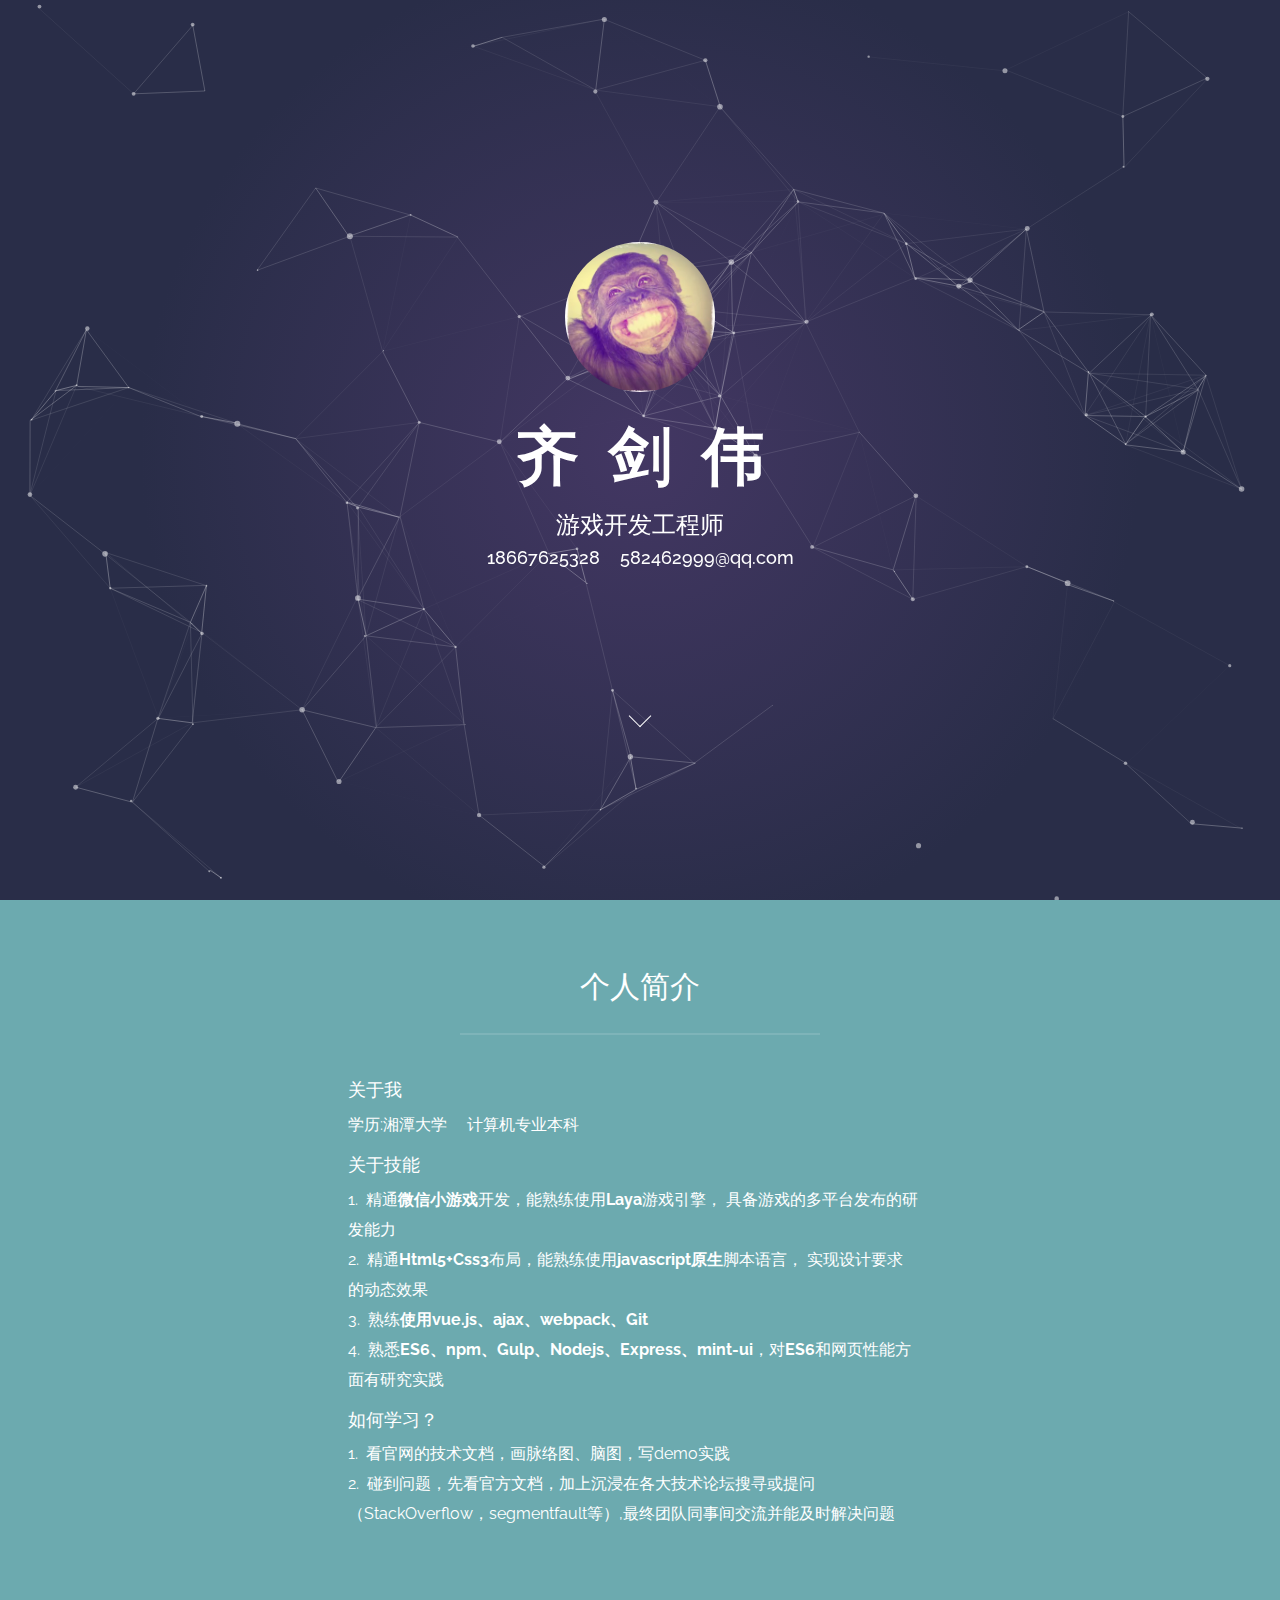
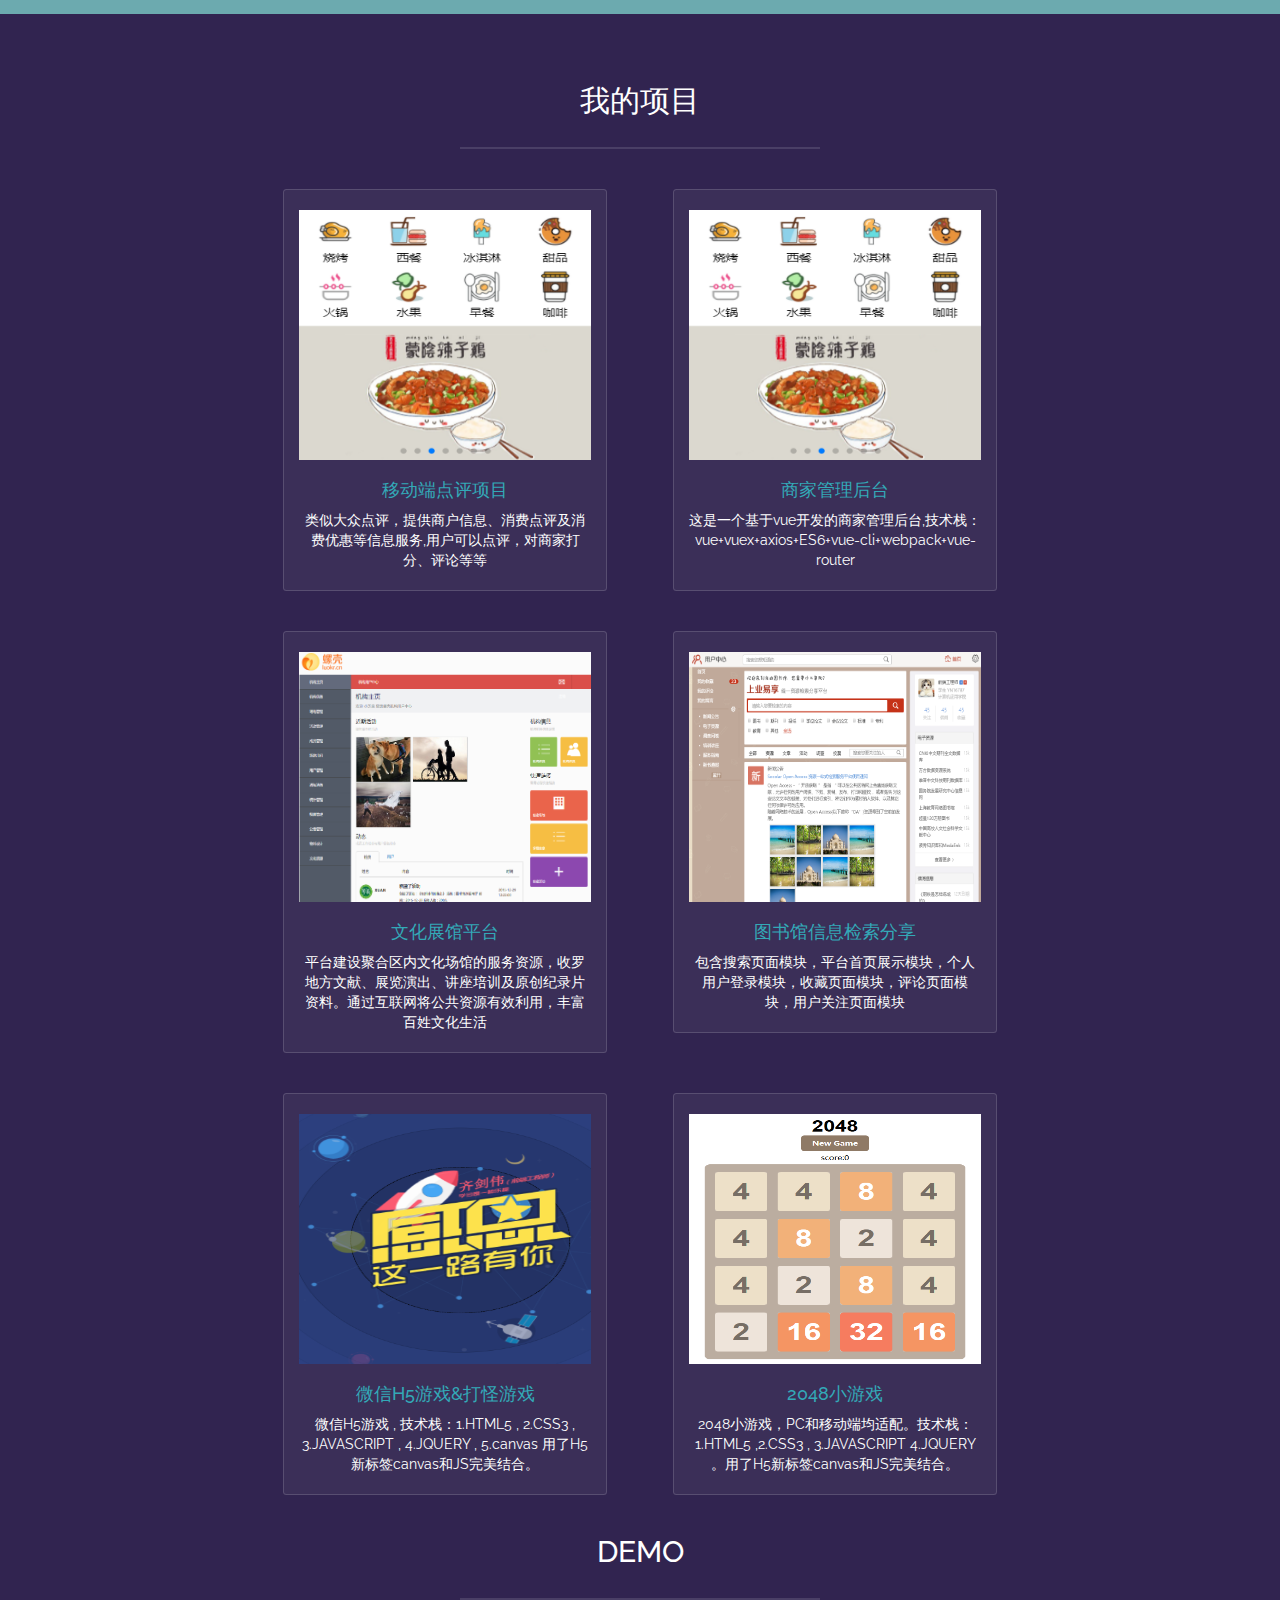
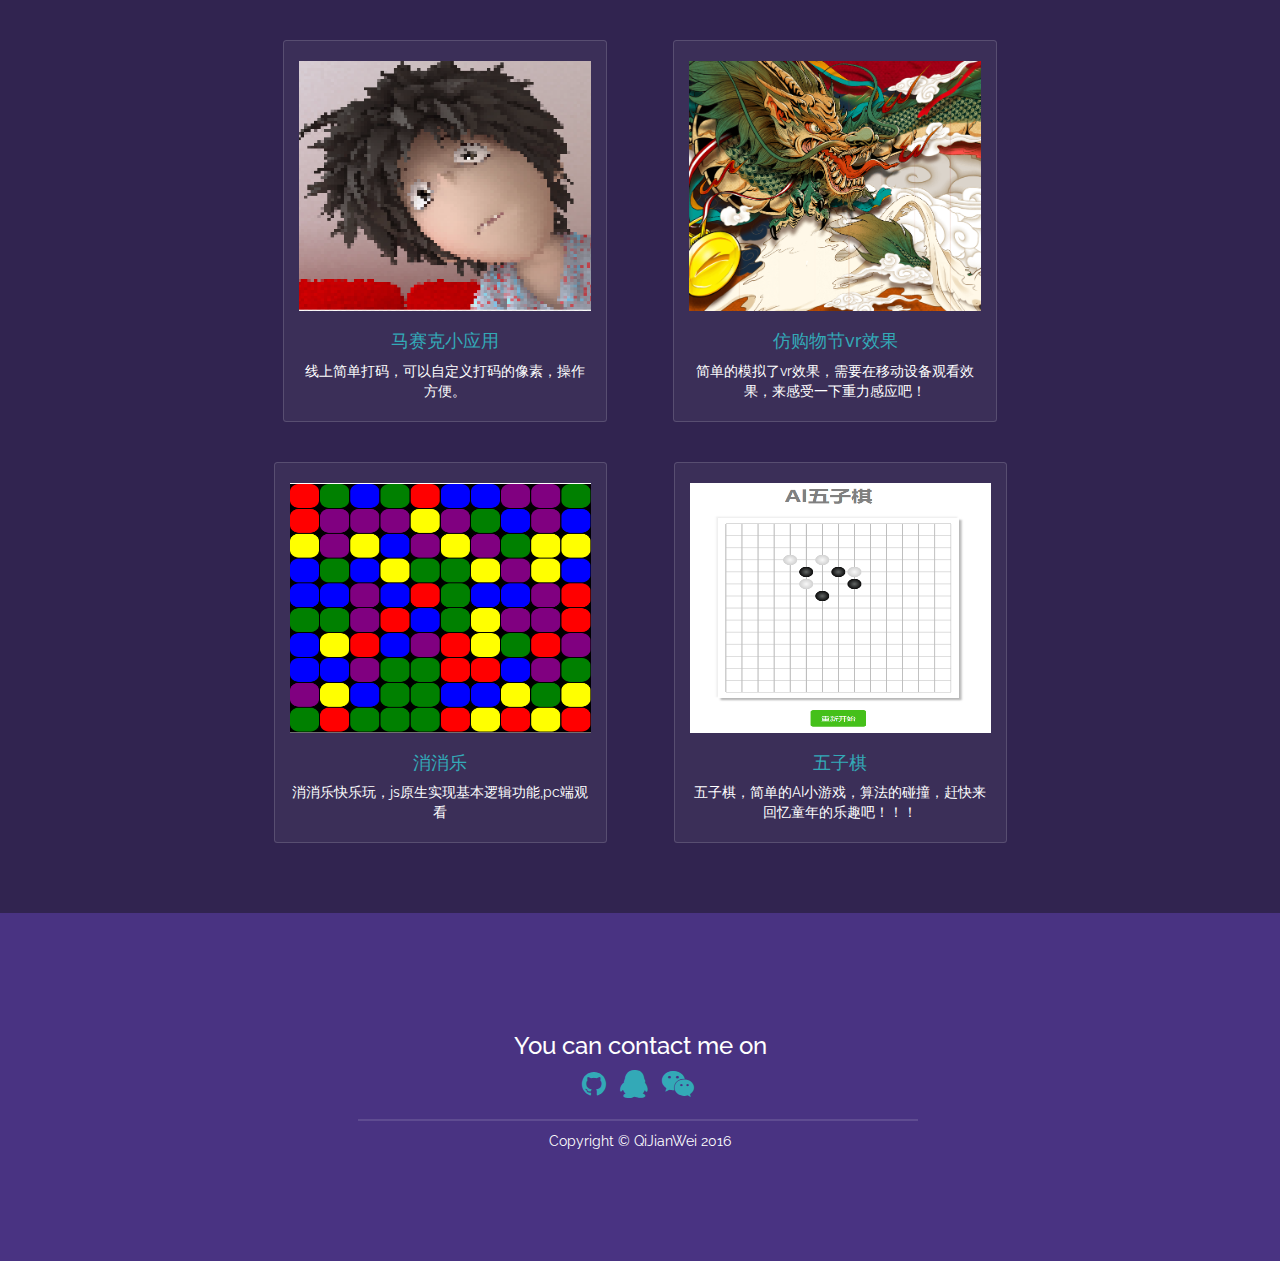
<file: index.html>
<!DOCTYPE html>
<html >
<head>
  <meta charset="UTF-8">
  <title>齐剑伟个人网站</title>
  <link rel="stylesheet" href="css/font-awesome-4.7.0/css/font-awesome.min.css">
  
  <link rel='stylesheet prefetch' href='./css/animate.min.css'>
<link rel='stylesheet prefetch' href='./css/bootstrap.min.css'>
<link rel='stylesheet prefetch' href='https://fonts.googleapis.com/css?family=Raleway'>

      <link rel="stylesheet" href="css/style.css">

  
</head>

<body>
  <nav class="navbar navbar-default navbar-fixed-top" id="navbar" style="display: none;">
  <div class="container">
    <div class="navbar-header">
      <button type="button" class="navbar-toggle collapsed" data-toggle="collapse" data-target="#buttons-collapse" aria-expanded="false">
        <span class="icon-bar"></span>
        <span class="icon-bar"></span>
        <span class="icon-bar"></span>
      </button>
      <a class="navbar-brand nav-link" href="#header">齐剑伟</a>
    </div>
    <div class="collapse navbar-collapse" id="buttons-collapse">
      <ul class="nav navbar-nav navbar-right">
        <li><a class="nav-link" href="#about">关于我</a></li>
        <li><a class="nav-link" href="#projects">项目</a></li>
        <li><a class="nav-link" href="#contacts">联系我</a></li>
      </ul>
    </div>
  </div>
</nav>
<header id="header">
  <div id="particles"></div>
  <div class="vert-text" style="padding-bottom: 80px;">
    <div><img src="image/tou.jpg"style="width: 150px;border-radius:50%;margin-bottom: 30px;"></div>
    <h1>齐&nbsp&nbsp剑&nbsp&nbsp伟</h1>
    <h3>游戏开发工程师</h3>
    <h4>18667625328&nbsp;&nbsp;&nbsp;&nbsp;582462999@qq.com</h4>
    <a href="#about" class="scroll-down nav-link"></a>
  </div>
</header>

<section id="about">
  <div class="container">
    <div class="row">
      <div class="col-md-4 col-md-offset-4 text-center">
        <h2 class="major">个人简介</h2>
      </div>
    </div>
    <div class="row">
      <div class="col-md-6 col-md-offset-3 text-center" style="padding: 10px 0 20px">
        <div class="service-item os-animation animated fadeInUp" data-os-animation="fadeInUp"
             data-os-animation-delay="0s" style="animation-delay: 0s;">
          <div class="text-left" style="font-size: 16px;line-height: 30px; margin-right: 15px">
            <h4 style="margin-top: 15px;">关于我</h4>学历:湘潭大学 &nbsp;&nbsp;&nbsp;&nbsp;计算机专业本科
          </div>
          <div class="text-left" style="font-size: 16px;line-height: 30px; margin-right: 15px">
            <h4 style="margin-top: 15px;">关于技能</h4>
            1.&nbsp;&nbsp;精通<b>微信小游戏</b>开发，能熟练使用<b>Laya</b>游戏引擎， 具备游戏的多平台发布的研发能力<br/>
            2.&nbsp;&nbsp;精通<b>Html5+Css3</b>布局，能熟练使用<b>javascript原生</b>脚本语言， 实现设计要求的动态效果<br/>
            3.&nbsp;&nbsp;熟练<b>使用vue.js、ajax、webpack、Git</b><br/>
            4.&nbsp;&nbsp;熟悉<b>ES6、npm、Gulp、Nodejs、Express、mint-ui</b>，对<b>ES6</b>和网页性能方面有研究实践
            
          </div>
          <div class="text-left" style="font-size: 16px;line-height: 30px; margin-right: 15px">
            <h4 style="margin-top: 15px;">如何学习？</h4>
            1.&nbsp;&nbsp;看官网的技术文档，画脉络图、脑图，写demo实践<br/>
            2.&nbsp;&nbsp;碰到问题，先看官方文档，加上沉浸在各大技术论坛搜寻或提问（StackOverflow，segmentfault等）,最终团队同事间交流并能及时解决问题<br/>
          </div>
        </div>
      </div>
    </div>
   <!--  <div class="row">
      <div class="col-md-2 col-md-offset-3 text-center">
        <div class="service-item os-animation animated fadeInUp" data-os-animation="fadeInUp" data-os-animation-delay="0s" style="animation-delay: 0s;">
          <i class="service-icon fa fa-user"></i>
          <h4>关于我</h4>     
          <p>学历：湘潭大学&nbsp本科</p>
          <p>专业：计算机科学与技术</p>
          <p>评价：稳定靠谱能吃苦</p>
        </div>
      </div>
      <div class="col-md-2  text-center">
        <div class="service-item os-animation animated fadeInUp" data-os-animation="fadeInUp" data-os-animation-delay="0s" style="animation-delay: 0s;">
          <i class="service-icon fa fa-code"></i>
          <h4>关于编程</h4>
          <p>1.熟悉css,html,ES6</p>
          <p>2.熟练使用webpack工具,对网页性能方面有研究实践</p>
          <p>3.了解过node.js,完成过几个demo</p>
        </div>
      </div>
      <div class="col-md-2  text-center">
        <div class="service-item os-animation animated fadeInUp" data-os-animation="fadeInUp" data-os-animation-delay="0s" style="animation-delay: 0s;">
          <i class="service-icon fa fa-rocket"></i>
          <h4>如何学习？</h4>
          <p>1.看官网的技术文档，画脉络图、脑图，写demo实践</p>
           <p>2.碰到问题，先看官方文档，再去技术论坛搜寻或提问（StackOverflow，segmentfault等）,团队同事间交流及时解决问题</p>
        </div>
      </div>
    </div> -->
     
 </div>
  <!-- </div> -->
</section>
<section id="projects">
  <div class="container">
    <div class="row">
      <div class="col-md-4 col-md-offset-4 text-center">
        <h2 class="major">我的项目</h2>
      </div>
    </div>
    <div class="row">
      <div class="col-md-4 col-md-offset-2 text-center">
          <div class="project-item os-animation animated fadeInUp" data-os-animation="fadeInUp"
                     data-os-animation-delay="0s" style="animation-delay: 0s; width: 90%; margin-top: 20px;">
              <img src="image/shouye.png" class="icon" style="height:250px;">
              <h4><a href="https://github.com/qijianwei/mobileDP" target="_blank">移动端点评项目</a></h4>
              <p>类似大众点评，提供商户信息、消费点评及消费优惠等信息服务,用户可以点评，对商家打分、评论等等</p>
          </div>
      </div>
      <div class="col-md-4 text-center">
          <div class="project-item os-animation animated fadeInUp" data-os-animation="fadeInUp"
                     data-os-animation-delay="0s" style="animation-delay: 0s; width: 90%; margin-top: 20px;">
              <img src="image/shouye.png" class="icon" style="height:250px;">
              <h4><a href="https://github.com/qijianwei/sellerAdmin" target="_blank">商家管理后台</a></h4>
              <p>这是一个基于vue开发的商家管理后台,技术栈：vue+vuex+axios+ES6+vue-cli+webpack+vue-router</p>
          </div>
      </div>
    </div>
    <div class="row">
       <div class="col-md-4   col-md-offset-2  text-center">
          <div class="project-item os-animation animated fadeInUp" data-os-animation="fadeInUp" data-os-animation-delay="0s" style="animation-delay: 0s;width: 90%; margin-top: 20px;">
            <img src="image/library.png" class="icon" style="height:250px;">
            <h4><a href="demo/Culture/InstitutUserC.html">文化展馆平台</a></h4>
            <p>平台建设聚合区内文化场馆的服务资源，收罗地方文献、展览演出、讲座培训及原创纪录片资料。通过互联网将公共资源有效利用，丰富百姓文化生活</p>
          </div>
      </div> 
       <div class="col-md-4 text-center">
        <div class="project-item os-animation animated fadeInUp" data-os-animation="fadeInUp" data-os-animation-delay="0s" style="animation-delay: 0s; width: 90%; margin-top: 20px;">
          <img src="image/shu.png" class="icon" style="height:250px;">
          <h4><a href="demo/UserCenter/index.html">图书馆信息检索分享</a></h4>
          <p>包含搜索页面模块，平台首页展示模块，个人用户登录模块，收藏页面模块，评论页面模块，用户关注页面模块</p>
        </div>
      </div>

     
    </div>
     <div class="row">
       <div class="col-md-4  col-md-offset-2 text-center">
        <div class="project-item os-animation animated fadeInUp" data-os-animation="fadeInUp" data-os-animation-delay="0s" style="animation-delay: 0s; width: 90%; margin-top: 20px;">
          <img src="image/game2.png" class="icon" style="height:250px;">
          <h4><a href="demo/H5game/index.html">微信H5游戏&打怪游戏</a></h4>
          <p>微信H5游戏 , 技术栈：1.HTML5 , 2.CSS3 , 3.JAVASCRIPT , 4.JQUERY , 5.canvas 用了H5新标签canvas和JS完美结合。</p>
        </div>
      </div>
       <div class="col-md-4 text-center">
        <div class="project-item os-animation animated fadeInUp" data-os-animation="fadeInUp" data-os-animation-delay="0s" style="animation-delay: 0s;width: 90%; margin-top: 20px;">
          <img src="image/2048.png" class="icon" style="height:250px;">
          <h4><a href="https://qijianwei.github.io/2048/index.html">2048小游戏</a></h4>
          <p>2048小游戏，PC和移动端均适配。技术栈：1.HTML5 ,2.CSS3 , 3.JAVASCRIPT 4.JQUERY 。用了H5新标签canvas和JS完美结合。</p>
        </div>
      </div> 
    </div>
    <div class="row">
      <div class="col-md-4 col-md-offset-4 text-center">
        <h2 class="major">DEMO</h2>
      </div>
    </div>
    <div class="row">

      <div class="col-md-4 col-md-offset-2 text-center">
        <div class="project-item os-animation animated fadeInUp" data-os-animation="fadeInUp" data-os-animation-delay="0s" style="animation-delay: 0s;width: 90%; margin-top: 20px;">
          <img src="image/msk.png" class="icon" style="height:250px;">
          <h4><a href="./demo/masaike/index.html">马赛克小应用</a></h4>
          <p>线上简单打码，可以自定义打码的像素，操作方便。</p>
        </div>
      </div>

      <div class="col-md-4  text-center">
        <div class="project-item os-animation animated fadeInUp" data-os-animation="fadeInUp" data-os-animation-delay="0s" style="animation-delay: 0s;width: 90%; margin-top: 20px;">
          <img src="image/vr.png " class="icon" style="height:250px;">
          <h4><a href="./demo/vr/index2.html">仿购物节vr效果</a></h4>
          <p>简单的模拟了vr效果，需要在移动设备观看效果，来感受一下重力感应吧！</p>
        </div>
      </div>
      <div class="row">

      <div class="col-md-4 col-md-offset-2 text-center">
        <div class="project-item os-animation animated fadeInUp" data-os-animation="fadeInUp" data-os-animation-delay="0s" style="animation-delay: 0s; width: 90%; margin-top: 20px;">
          <img src="image/xiaole.png" class="icon" style="height:250px;">
          <h4><a href="./demo/xiaoxiaole/index.html">消消乐</a></h4>
          <p>消消乐快乐玩，js原生实现基本逻辑功能,pc端观看</p>
        </div>
      </div>
      
      <div class="col-md-4  text-center">
        <div class="project-item os-animation animated fadeInUp" data-os-animation="fadeInUp" data-os-animation-delay="0s" style="animation-delay: 0s;width: 90%; margin-top: 20px;">
          <img src="image/chess.png" class="icon" style="height:250px;">
          <h4><a href="https://qijianwei.github.io/chess/index.html">五子棋</a></h4>
          <p>五子棋，简单的AI小游戏，算法的碰撞，赶快来回忆童年的乐趣吧！！！</p>
        </div>
      </div> 
    </div>
  </div>

    <!-- <div class="row">
      <div class="col-md-4 col-md-offset-4 text-center">
        <h4>我的<a href="https://github.com/qijianwei">github page</a></h4>
      </div>
    </div> -->
  </div>
</section>

<footer id="contacts">
  <div class="container">
    <div class="row">
      <div class="col-md-6 col-md-offset-3 text-center">
        <h3>You can contact me on</h3>
        <ul class="list-inline social">
          <li class="os-animation animated shake" data-os-animation="shake" data-os-animation-delay="0s" style="animation-delay: 0s;"><a href="https://github.com/qijianwei?tab=repositories"><i class="fa fa-github fa-2x"></i></a></li>
         <li class="os-animation animated shake" data-os-animation="shake" data-os-animation-delay="0s" style="animation-delay: 0s;"><a target="_blank" href="http://mail.qq.com/cgi-bin/qm_share?t=qm_mailme&email=rpuWnJqYnJeXl_7f34DNwcM" style="text-decoration:none;"><i class="fa fa-qq fa-2x"></i></a></li>
         <li class="os-animation animated shake" data-os-animation="shake" data-os-animation-delay="0s" style="animation-delay: 0s;"><a target="_blank" href="http://mail.qq.com/cgi-bin/qm_share?t=qm_mailme&email=rpuWnJqYnJeXl_7f34DNwcM" style="text-decoration:none;"><i class="fa fa-weixin fa-2x"></i></a></li>
        </ul>
        <p>Copyright © QiJianWei 2016</p>
      </div>
    </div>
  </div>
</footer>
  <script src='js/jquery.min.js'></script>
<script src='js/bootstrap.min.js'></script>
<script src='js/particles.min.js'></script>

    <script src="js/index.js"></script>

</body>
</html>
</file>
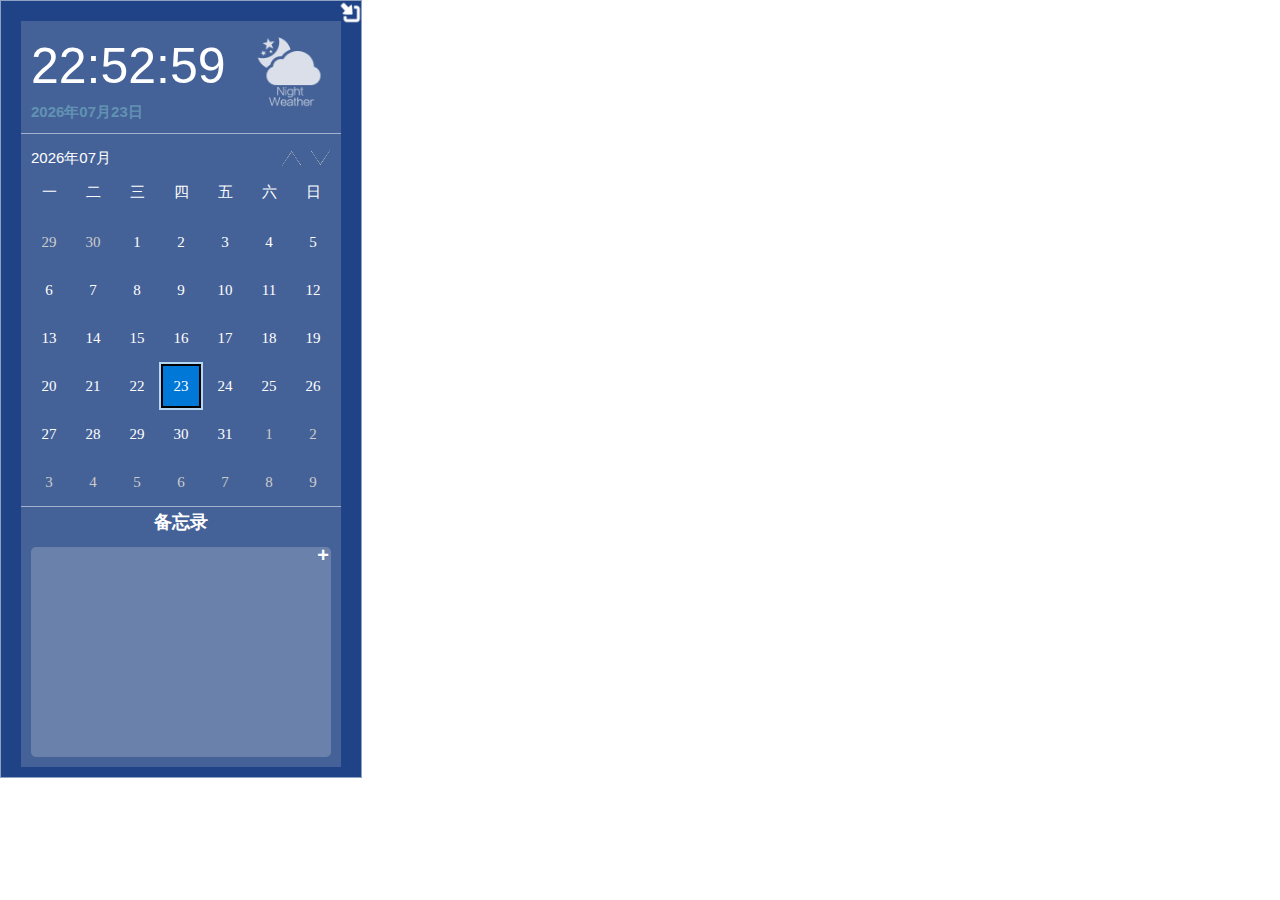
<file: demo/calendar/index.html>
<!DOCTYPE html>
<html>
	<head>
		<meta charset="utf-8" />
		<title>日历</title>
		<link rel="stylesheet" type="text/css" href="css/calendar_finish3.css"/>
		<script src="http://int.dpool.sina.com.cn/iplookup/iplookup.php?format=js" type="text/ecmascript"></script>
		<script src="js/city.js"></script>
		<script src="js/jquery-1.12.0.js"></script>
		<script src="js/animation2.js"></script>
		<script src="js/calendar_finish3.js"></script>
	</head>
	<body>
		<div id="zhankai">日历</div>
		<div id="cal_wrap">
			<img class="suolue" src="img/suolue.png"/>
			<img src="img/dw.png" id="bgimg"/>
			<div id="timer_box">
				<div class="time_detail"></div>
				<div class="date_detail"></div>
			</div>
			<div id="calendar_box">
				<div class="time_btn"><span class="YearandMonth"></span><span class="next"><img src="img/next.png"/></span><span class="prev"><img src="img/prev.png"/></span></div>
				<div class="cal_content">
					<ul class="ul1">
						<li>一</li><li>二</li><li>三</li><li>四</li><li>五</li><li>六</li><li>日</li>
					</ul>
					<ul class="ul2"></ul>
				</div>
			</div>
			<div id="rightmune">＋添加当日备忘</div>
			<div id="notedetail">
				<div class="titleName"><h2>请添加当日备忘录</h2></div>
				<div class="eventName"><span>事件名称：</span><input type="text" id="eventText" placeholder="请输入事件名称"/></div>
				<div class="alertTime"><span>提醒时间：</span><input type="datetime-local" id="alertText" value="" /></div>
				<textarea class="eventDetail" placeholder="请输入内容(最多可输入140个字符)" maxlength="140"></textarea>
				<div class="sureOrcancel"><input type="button" name="sure" id="sure" value="确定" /><input type="button" name="cancel" id="cancel" value="取消" /></div>
			</div>
			<div id="noteamend">
				<div class="titleName"><h2>请添加当日备忘录</h2></div>
				<div class="eventName"><span>事件名称：</span><input type="text" id="eventText1" placeholder="请输入事件名称"/></div>
				<div class="alertTime"><span>提醒时间：</span><input type="datetime-local" id="alertText1" value="" /></div>
				<textarea class="eventDetail" placeholder="请输入内容(最多可输入140个字符)" maxlength="140"></textarea>
				<div class="sureOrcancel"><input type="button" name="amend" id="amend" value="修改" /><input type="button" name="cancel1" id="cancel1" value="取消" /></div>
			</div>
			<div id="note_box">
				<div class="addicon">+</div>
				<div class="titleName">
					<h2>备忘录</h2>
				</div>
				<div class="notelist">
					<ul class="list_ul">
						<!--<li>
							<h3>2017-06-03</h3>
							<h3>标题<h3>
							<div class="content_note">一行笔记一行笔记一行笔记一行笔记一行笔记一行笔记</div>
						</li>-->
					</ul>
				</div>
			</div>
			<div id="rightmunel1">×删除</div>
			<div id="shadowbox"></div>
			<div id="select_month">
				<ul class="month_list">
					<li class="firstLine">1月</li>
					<li class="firstLine">2月</li>
					<li class="firstLine">3月</li>
					<li class="firstLine">4月</li>
					<li>5月</li>
					<li>6月</li>
					<li>7月</li>
					<li>8月</li>
					<li>9月</li>
					<li>10月</li>
					<li>11月</li>
					<li>12月</li>
				</ul>
			</div>
			
		</div>
		<!--<div id="weater_wrap">-->
			<div id="bk">
				<div class="set">设置</div>
				<input type="text" id="inp" value="" placeholder="请输入自定义城市名"/><label for="inp"></label>
				<input type="button" name="" id="search" value="搜索" /><span id="tip">点击按钮进行搜索</span>
				<input type="button" value="完成" id="OKset"/>
			</div>
			<div id="weather">
				<img class="bg_w" src="img/w0.jpg"/>
				<div class="city_sinformation">
					<div class="temp">19℃</div>
					<div class="address"><span>上海</span><span class="addspan">+</span></div>
					<div class="direction">风向:南风</div>
				</div>
				<div class="feature_weather">
					<div class="today">
						<span>今天</span>
						<span>18℃/19℃</span>
						<span class="tianqi">晴</span>
					</div>
					<div class="tomorrow">
						<span>明天</span>
						<span>18℃/19℃</span>
						<span class="tianqi">晴</span>
					</div>
					<div class="theDayAfterTomrrow">
						<span>后天</span>
						<span>18℃/19℃</span>
						<span class="tianqi">晴</span>
					</div>
				</div>
				
			</div>
			
		<!--</div>-->
	</body>
</html>
</file>
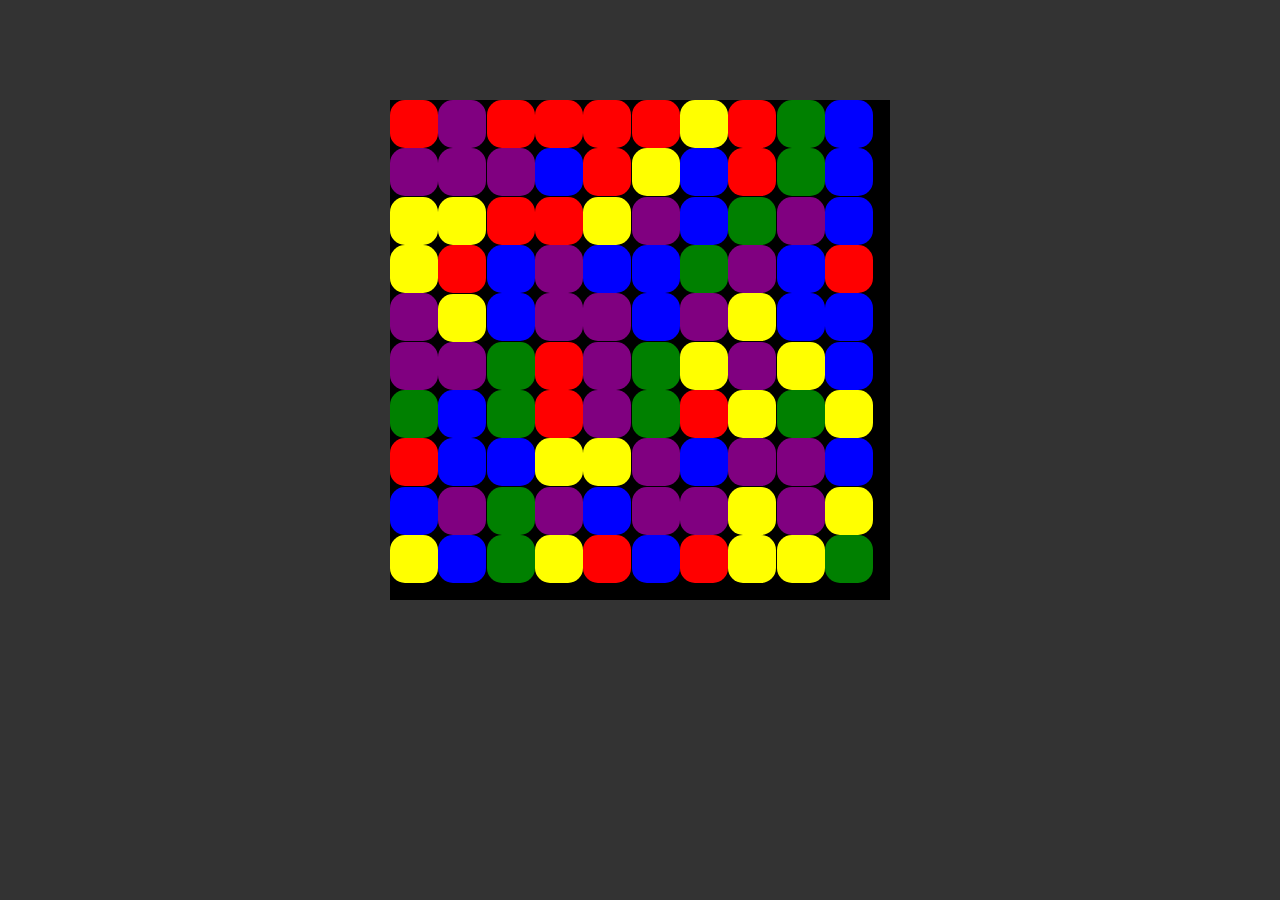
<file: demo/xiaoxiaole/index.html>
<!DOCTYPE html>
<html lang="en">
<head>
    <meta charset="UTF-8">
    <title>Title</title>
    <style>
        html {
            overflow: hidden;
        }
        body{
            background: #333;

        }
        #box {
            margin: 100px auto;
            position: relative;
            background: black;
            overflow: hidden;
        }
        #box div.box {
            width: 48px;
            height: 48px;
            border-radius: 15px;
            position: absolute;
            left: 0;
            top: 0;
            cursor:pointer;
        }
        .duang {
            position: absolute;
            left: 0;
            top: 0;
            border-radius: 50%;
        }
    </style>
</head>

<body>
    <div id="box"></div>

    <script src="animation.js"></script>
    <script>
        var box = document.querySelector('#box');

        //行
        var rows = 10;
        //列
        var cols = 10;
        //颜色数组
        var colors = 'red,blue,green,yellow,purple'.split(',');
        //用来保存所有的.box，并且是以列的形式进行存储的
        var boxes = [];

        //计算#box的宽度
        box.style.width = cols * 50 + 'px';
        box.style.height = rows * 50 + 'px';

        //根据rows和cols来生成对应的.box
        for (var i=0; i<cols; i++) {

            boxes[i] = [];

            for (var j=0; j<rows; j++) {

                var bgColor = colors[ parseInt(Math.random() * colors.length) ];
                box.innerHTML += `<div class="box" style="background: ${bgColor}"></div>`;

            }

        }

        //把一位boxElements存成二维的boxes
        var boxElements = box.querySelectorAll('.box');
//        console.log(boxElements);
        for (var i=0; i<boxElements.length; i++) {
            //每10列重头开始
            boxes[i % cols].push(boxElements[i]);
        }

        QTan();

        var rs = [];
        boxes.forEach(function(arr, cell) {
            arr.forEach(function(element, row) {

                element.onclick = function() {

                    // 点击的时候，判断当前点击的元素在 rs 中是否存在

                    if (rs.includes( this )) {
                        //当前点击的元素是rs中已有元素，那就删除
//                        alert('删除');

                        var arrDel = [];

                        for (var i=0; i<rs.length; i++) {
                            arrDel.push( [rs[i].col, rs[i].cell] )
                        }

                        deleteBox(arrDel);
                        rs = [];
                    } else {
                        for (var i=0; i<rs.length; i++) {
                            rs[i].style.border = '';
                        }

                        console.log(this.col, this.cell);
                        rs = getSiblings(this.col, this.cell);

                        for (var i=0; i<rs.length; i++) {
                            rs[i].style.border = '2px solid white';
                        }
                    }

                }

            })
        });

//        getSiblings(0, 1)
//            result = [ [0,1] ]
//            getSiblings(0, 0, [ [0,1] ])
//                result = [ [0,1], [0,0] ]

        function getSiblings(cell, row, result) {

            //保存找到满足要求的元素
            var result = result || [];

            //能调用该方法就表示当前这个坐标所表示的元素是满足要求的，那么就把这个对应的元素找到，然后添加到result中
            var currentElement = boxes[cell][row];
            result.push( currentElement );

            //我们在找当前元素的兄弟元素的时候：1.颜色是一致  2.是否已经被保存过

            //找上一个元素
            if (row > 0) {
                var topElement = boxes[cell][row - 1];
                //判断当前这个元素和topElement是否是一致的
                if (topElement && topElement.style['background-color'] == currentElement.style['background-color']) {
                    //topElement是否已经被选择过
                    if (!result.includes(topElement)) {
                        result = getSiblings(cell, row - 1, result);
                    }
                }
            }

            if (row < rows - 1) {
                var bottomElement = boxes[cell][row + 1];
                //判断当前这个元素和bottomElement是否是一致的
                if (bottomElement && bottomElement.style['background-color'] == currentElement.style['background-color']) {
                    //bottomElement是否已经被选择过
                    if (!result.includes(bottomElement)) {
                        result = getSiblings(cell, row + 1, result);
                    }
                }
            }

            if (cell > 0) {
                var leftElement = boxes[cell - 1][row];
                //判断当前这个元素和leftElement是否是一致的
                if (leftElement && leftElement.style['background-color'] == currentElement.style['background-color']) {
                    //leftElement是否已经被选择过
                    if (!result.includes(leftElement)) {
                        result = getSiblings(cell - 1, row, result);
                    }
                }
            }

            if (cell < cols - 1) {
                var rightElement = boxes[cell + 1][row];
                //判断当前这个元素和rightElement是否是一致的
                if (rightElement && rightElement.style['background-color'] == currentElement.style['background-color']) {
                    //rightElement是否已经被选择过
                    if (!result.includes(rightElement)) {
                        result = getSiblings(cell + 1, row, result);
                    }
                }
            }


            return result;
        }

        //通过二维数组设置元素的left和top
        //列
        function QTan() {
            for (var i=0; i<boxes.length; i++) {
                for (var j=0; j<boxes[i].length; j++) {

                    boxes[i][j].col = i;
                    boxes[i][j].cell = j;

                    if (boxes[i][j]) {
                        animation(boxes[i][j], {
                            left: i * 50,
                            top: j * 50
                        }, 800, 'bounceOut')
                    }

                }
            }
        }

        //deleteBox([
        //  [0,3],[0,4],[0,5],[2,5],[2,6],[4,1],[4,2],[7,8],[7,9]
        //]);
        function deleteBox(arr) {

            function fn() {
                setTimeout(function() {

                    var pos = arr.shift();
                    var x = pos[0]; //列
                    var y = pos[1]; //行

                    if (boxes[x][y]) {

                        //10个星星
                        for (var j=0;j<10; j++) {
                            duang(boxes[x][y].offsetLeft + boxes[x][y].offsetWidth / 2, boxes[x][y].offsetTop + boxes[x][y].offsetHeight / 2);
                        }

                        box.removeChild(boxes[x][y]);
                    }

                    boxes[x][y] = '';

                    if (arr.length) {
                        fn();
                    } else {
                        for (var i=0; i<boxes.length; i++) {
                            for (var j=0; j<boxes[i].length; j++) {
                                if (boxes[i][j] == '') {
                                    boxes[i].splice(j,1);
                                    boxes[i].unshift('');
                                }
                            }
                        }
                        QTan();
                    }

                }, 80);
            }

            fn();

//            console.log(boxes);

////            console.log(boxes);
//            QTan();
        }


        function duang(x, y) {
            var duangBox = document.createElement('div');
            duangBox.className = 'duang';
            box.appendChild(duangBox);

            duangBox.innerHTML = '★';

            duangBox.style.width = Math.random() * 5 + 5 + 'px';
            duangBox.style.height = Math.random() * 5 + 5 + 'px';

            duangBox.style.fontSize = '20px';

            duangBox.style.left = x - duangBox.offsetWidth / 2 + 'px';
            duangBox.style.top = y - duangBox.offsetHeight / 2 + 'px';

            var colors = 'red,blue,green,orange,pink,black,purple'.split(',');
            colors.sort(function() {
                return Math.random() - 0.5;
            });
            duangBox.style.color = colors[0];

            var speedX = Math.random() * 20 - 10;
            var speedY = -(Math.random() * 10 + 5);

            duangBox.timer = setInterval(function() {
                duangBox.style.left = duangBox.offsetLeft + speedX + 'px';
                duangBox.style.top = duangBox.offsetTop + speedY + 'px';
                speedY += 1;

                if (duangBox.offsetTop + duangBox.offsetHeight > document.documentElement.clientHeight) {
                    clearInterval(duangBox.timer);
                    box.removeChild(duangBox);
                    duangBox = null;
                }

            }, 30)
        }
    </script>
</body>
</html>
</file>
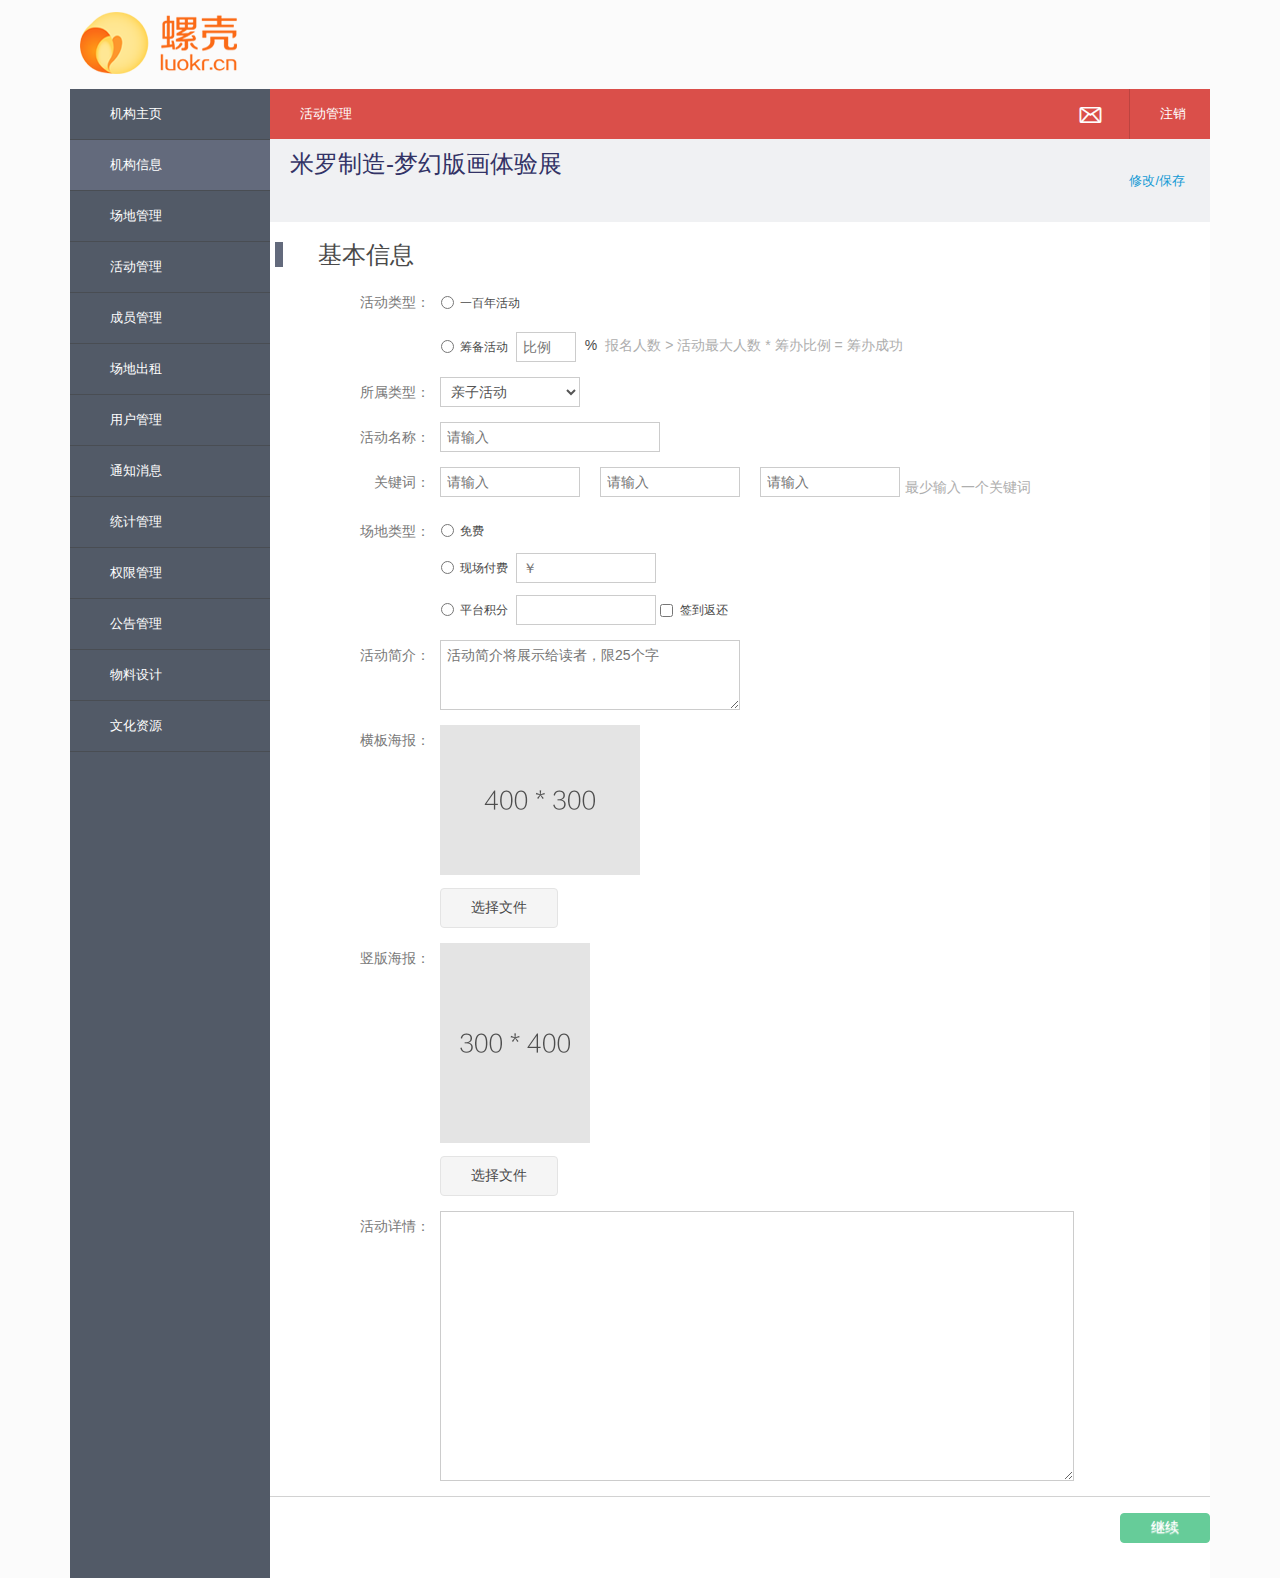
<file: demo/Culture/ActivityDetail.html>
﻿<!DOCTYPE html>
<html xmlns="http://www.w3.org/1999/xhtml">
<head>
    <meta http-equiv="Content-Type" content="text/html; charset=utf-8" />
    <title>机构用户中心</title>
    <link href="WebUI/css/base.css" rel="stylesheet" />
    <!--字体图标-->
    <link href="WebUI/font/iconfont.css" rel="stylesheet" />
    <link href="WebUI/css/bootstarp.units.css" rel="stylesheet" />
    <!--机构用户中心公用样式-->
    <link href="WebUI/css/InstitutPublic.css" rel="stylesheet" />
    <link href="WebUI/css/ActivityManage.css" rel="stylesheet" />

</head>
<body>
    <div class="head">
        <a href="javascript://"><img src="WebUI/images/logo.png" /></a>
    </div>
    <div class="content" id="content">
        <div class="leftNav" id="leftNav">
            <ul>
                <li><a href="InstitutUserC.html">机构主页</a></li>
                <li class="current"><a href="InstitutMessage.html">机构信息</a></li>
                <li><a href="SiteManage.html">场地管理</a></li>
                <li><a href="ActivityManage.html">活动管理</a></li>
                <li><a href="MemberManage.html">成员管理</a></li>
                <li><a href="VenueRental.html">场地出租</a></li>
                <li><a href="UserManage.html">用户管理</a></li>
                <li><a href="NotificatMessage.html">通知消息</a></li>
                <li><a href="StateMessage.html">统计管理</a></li>
                <li><a href="AuthorityMessage.html">权限管理</a></li>
                <li><a href="Announcements.html">公告管理</a></li>
                <li><a href="MaterialDesign.html">物料设计</a></li>
                <li><a href="CulturalResources.html">文化资源</a></li>
            </ul>
        </div>
        <div class="rightCont">
            <div class="right_head">
                <p>
                    <a href="javascript://"><i class="icon iconfont">&#xe604;</i></a>
                    <b></b>
                    <a href="javascript://">注销</a>
                </p>
                活动管理
            </div>
            <div id="cnt" class="silde-content">
                <!-- 右边内容主体块 -->
                <div class="jg_title">
                    <a href="javascript://" onclick="add()" class="click-link">修改/保存</a>
                    <h1>米罗制造-梦幻版画体验展</h1>
                    <ul id="act" class="tab nav-tabs tab-act">
                        <li class="active"><a href="#actInfo" data-toggle="tab">活动信息</a></li>
                        <li><a href="#gamesManage" data-toggle="tab">场次管理</a></li>
                        <li><a href="#regManage" data-toggle="tab">报名管理</a></li>
                        <li><a href="#commentManage" data-toggle="tab">评论管理</a></li>
                    </ul>
                </div>
                <div class="mod-act cont tab-content">
                    <div class="col-arena tab-pane form-horizontal active" id="wellAct">
                        <h2>基本信息</h2>
                        <div id="site_1" class="medias site clearfix">
                            <fieldset class="form-body">
                                <div class="form-group">
                                    <label class="control-label">活动类型：</label>
                                    <div class="controls form-control-static">
                                        <label class="radio-inline"> <input type="radio" value="option1" id="inlineRadio1">一百年活动</label>
                                        <hr class="hr-br" />
                                        <label class="radio-inline"> <input type="radio" value="option1" id="inlineRadio1">筹备活动</label>
                                        <input type="text" class="form-control col-md-1 no-space" placeholder="比例" />
                                        <span class="help-block">%</span>
                                        <span class="help-block text-gray">报名人数 > 活动最大人数 * 筹办比例 = 筹办成功</span>
                                    </div>
                                </div>
                                <div class="form-group">
                                    <label class="control-label">所属类型：</label>
                                    <div class="controls">
                                        <select class="form-control col-md-2">
                                            <option>亲子活动</option>
                                            <option>公益活动</option>
                                            <option>展览展会</option>
                                            <option>名家讲坛</option>
                                            <option>技术研讨</option>
                                            <option>全民科普</option>
                                        </select>
                                    </div>
                                </div>
                                <div class="form-group">
                                    <label class="control-label">活动名称：</label>
                                    <div class="controls">
                                        <input type="text" class="form-control col-md-3" placeholder="请输入" />
                                    </div>
                                </div>
                                <div class="form-group">
                                    <label class="control-label">关键词：</label>
                                    <div class="controls clearfix">
                                        <input type="text" class="form-control col-md-2" placeholder="请输入" />
                                        <input type="text" class="form-control col-md-2" placeholder="请输入" />
                                        <input type="text" class="form-control col-md-2" placeholder="请输入" />
                                        <span class="help-block text-gray">最少输入一个关键词</span>
                                    </div>
                                </div>
                                <div class="form-group">
                                    <label class="control-label">场地类型：</label>
                                    <div class="controls form-control-static">
                                        <label class="radio-inline"> <input type="radio" value="option1" />免费</label>
                                        <hr class="hr-br" />
                                        <label class="radio-inline"> <input type="radio" value="option1" />现场付费</label>
                                        <input type="text" class="form-control col-md-2 no-space" placeholder="￥" />
                                        <hr class="hr-br" />
                                        <label class="radio-inline"> <input type="radio" value="option1" />平台积分</label>
                                        <input type="text" class="form-control col-md-2 no-space" placeholder="" />
                                        <label class="checkbox-inline"> <input type="checkbox" value="option1" />签到返还</label>
                                    </div>
                                </div>
                                <div class="form-group">
                                    <label class="control-label">活动简介：</label>
                                    <div class="controls">
                                        <textarea class="form-control col-md-4" style="height:60px;" placeholder="活动简介将展示给读者，限25个字"></textarea>
                                    </div>
                                </div>
                                <div class="form-group">
                                    <label class="control-label">横板海报：</label>
                                    <div class="controls">
                                        <img id="horizImg" src="WebUI/images/img_400.png" style="margin-bottom:10px;" width="200" height="150" />
                                        <br />
                                        <span class="btn fileinput-button">
                                            <span>选择文件</span>
                                            <input type="file" name="files[]" multiple="" id="logoId" onchange="fileView(this, 'horizImg')">
                                        </span>
                                    </div>
                                </div>
                                <div class="form-group">
                                    <label class="control-label">竖版海报：</label>
                                    <div class="controls">
                                        <img id="verticalImg" src="WebUI/images/img_300.png" style="margin-bottom:10px;" width="150" height="200" />
                                        <br />
                                        <span class="btn fileinput-button">
                                            <span>选择文件</span>
                                            <input type="file" name="files[]" multiple="" id="logoId" onchange="fileView(this, 'verticalImg')">
                                        </span>
                                    </div>
                                </div>
                                <div class="form-group">
                                    <label class="control-label">活动详情：</label>
                                    <div class="controls">
                                        <textarea class="form-control col-md-8" style="height:260px;" placeholder=""></textarea>
                                    </div>
                                </div>
                                <hr />
                                <div id="edit" class="edit-site" style="display:none;">
                                    <h3><i class="icon">2</i>场地地图</h3>
                                </div>
                                <div class="form-group text-right">
                                    <button type="button" id="keep" class="btn green" onclick="onkeep()">继续</button>
                                    <button type="button" id="save" class="btn green" onclick="onsave(this)" data-ids="" style="display:none;">保存</button>
                                </div>
                            </fieldset>
                        </div>
                    </div>
                    <div class="col-arena tab-pane" id="oldAct">
                        <h2>2月</h2>
                        
                    </div>
                </div>
                <!-- 新建场馆块 -->
            </div>
        </div>
    </div>
    <script src="WebUI/js/jquery-1.9.1.min.js"></script>
    <script src="WebUI/js/animate.js"></script>
    <script type="text/javascript">
        var add = function (e) {
            $("#add").show().find("#save").attr("data-ids", e);
            $("#cnt").hide()
        };
        var off = function () {
            $("#add").hide()
            $("#cnt").show()
        }
        
        var keep = $("#keep");
        var save = $("#save");
        var edit = $("#edit");
        var onkeep = function () {
            keep.hide();
            save.show();
            edit.show();
        };
        var onsave = function (s) {
            var id = $(s).attr("data-ids");//获取指定场馆的id值
            //提交保存数据的逻辑
            console.log(id);

            keep.show();
            save.hide();
            edit.hide();
            off();
        }
        $(function () {
            //$('#act a').tab('show');
        })
        $(function () {
            //侧导航高度自适应
            onscrolls2();
        })
    </script>
</body>
</html>
</file>
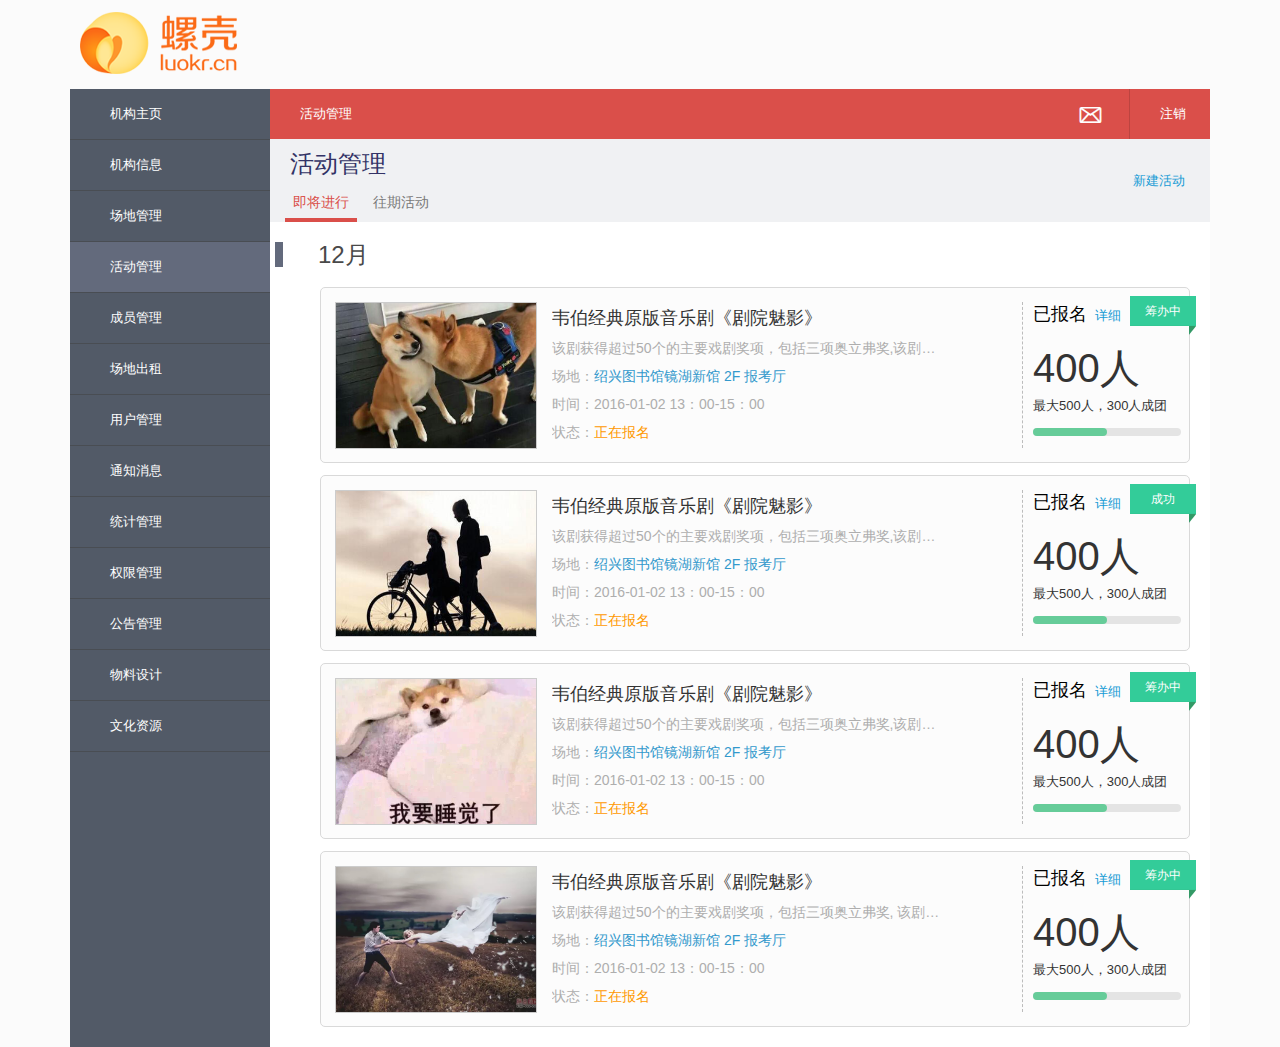
<file: demo/Culture/ActivityManage.html>
﻿<!DOCTYPE html>
<html xmlns="http://www.w3.org/1999/xhtml">
<head>
    <meta http-equiv="Content-Type" content="text/html; charset=utf-8" />
    <title>机构用户中心</title>
    <link href="WebUI/css/base.css" rel="stylesheet" />
    <!--字体图标-->
    <link href="WebUI/font/iconfont.css" rel="stylesheet" />
    <link href="WebUI/css/bootstarp.units.css" rel="stylesheet" />
    <!--机构用户中心公用样式-->
    <link href="WebUI/css/InstitutPublic.css" rel="stylesheet" />
    <link href="WebUI/css/ActivityManage.css" rel="stylesheet" />

</head>
<body>
    <div class="head">
        <a href="javascript://"><img src="WebUI/images/logo.png" /></a>
    </div>
    <div class="content" id="content">
        <div class="leftNav" id="leftNav">
            <ul>
                <li><a href="InstitutUserC.html">机构主页</a></li>
                <li><a href="InstitutMessage.html">机构信息</a></li>
                <li><a href="SiteManage.html">场地管理</a></li>
                <li class="current"><a href="ActivityManage.html">活动管理</a></li>
                <li><a href="MemberManage.html">成员管理</a></li>
                <li><a href="VenueRental.html">场地出租</a></li>
                <li><a href="UserManage.html">用户管理</a></li>
                <li><a href="NotificatMessage.html">通知消息</a></li>
                <li><a href="StateMessage.html">统计管理</a></li>
                <li><a href="AuthorityMessage.html">权限管理</a></li>
                <li><a href="Announcements.html">公告管理</a></li>
                <li><a href="MaterialDesign.html">物料设计</a></li>
                <li><a href="CulturalResources.html">文化资源</a></li>
            </ul>
        </div>
        <div class="rightCont">
            <div class="right_head">
                <p>
                    <a href="javascript://"><i class="icon iconfont">&#xe604;</i></a>
                    <b></b>
                    <a href="javascript://">注销</a>
                </p>
                活动管理
            </div>
            <div id="cnt" class="silde-content">
                <!-- 右边内容主体块 -->
                <div class="jg_title">
                    <a href="javascript://" onclick="add()" class="click-link">新建活动</a>
                    <h1>活动管理</h1>
                    <div class="bm_swtich_all">
                        <ul class="bm_swtich">
                            <li class="e">即将进行</li>
                            <li>往期活动</li>
                        </ul>
                        <i class="bm_swtich_line"></i>
                    </div>
                </div>
                <div class="mod-act cont tab-content">
                    <div class="col-arena tab-pane active" id="wellAct">
                        <h2>12月</h2>
                        <div class="all_bm_cont">
                            <ul class="bm_list_cont radius" style="display:block;">
                                <li>
                                    <dl>
                                        <dt><a href="javascript://"><img src="WebUI/images/act-img01.png" /></a></dt>
                                        <dd>
                                            <a href="javascript://">韦伯经典原版音乐剧《剧院魅影》</a>
                                            <p>该剧获得超过50个的主要戏剧奖项，包括三项奥立弗奖,该剧获得超过50个的主要戏剧奖项，包括三项奥立弗奖,  </p>
                                            <p>
                                                场地：<i>绍兴图书馆镜湖新馆 2F 报考厅</i>
                                            </p>
                                            <p>时间：2016-01-02 13：00-15：00</p>
                                            <p>
                                                状态：<b>正在报名</b>
                                            </p>
                                        </dd>
                                    </dl>
                                    <div class="promotion">
                                        <h4>已报名<a href="javascript://">详细</a></h4>
                                        <h1>400人</h1>
                                        <span>最大500人，300人成团</span>
                                        <div class="progress_bar">
                                            <div class="progress_in" style="width:50%"></div>
                                        </div>
                                    </div>
                                    <p class="chouban">筹办中</p>
                                </li>
                                <li>
                                    <dl>
                                        <dt><a href="javascript://"><img src="WebUI/images/act-img02.png" /></a></dt>
                                        <dd>
                                            <a href="javascript://">韦伯经典原版音乐剧《剧院魅影》</a>
                                            <p>该剧获得超过50个的主要戏剧奖项，包括三项奥立弗奖,该剧获得超过50个的主要戏剧奖项，包括三项奥立弗奖,  </p>
                                            <p>
                                                场地：<i>绍兴图书馆镜湖新馆 2F 报考厅</i>
                                            </p>
                                            <p>时间：2016-01-02 13：00-15：00</p>
                                            <p>
                                                状态：<b>正在报名</b>
                                            </p>
                                        </dd>
                                    </dl>
                                    <div class="promotion">
                                        <h4>已报名<a href="javascript://">详细</a></h4>
                                        <h1>400人</h1>
                                        <span>最大500人，300人成团</span>
                                        <div class="progress_bar">
                                            <div class="progress_in" style="width:50%"></div>
                                        </div>
                                    </div>
                                    <p class="chouban">成功</p>
                                </li>
                                <li>
                                    <dl>
                                        <dt><a href="javascript://"><img src="WebUI/images/act-img03.png" /></a></dt>
                                        <dd>
                                            <a href="javascript://">韦伯经典原版音乐剧《剧院魅影》</a>
                                            <p>该剧获得超过50个的主要戏剧奖项，包括三项奥立弗奖,该剧获得超过50个的主要戏剧奖项，包括三项奥立弗奖,  </p>
                                            <p>
                                                场地：<i>绍兴图书馆镜湖新馆 2F 报考厅</i>
                                            </p>
                                            <p>时间：2016-01-02 13：00-15：00</p>
                                            <p>
                                                状态：<b>正在报名</b>
                                            </p>
                                        </dd>
                                    </dl>
                                    <div class="promotion">
                                        <h4>已报名<a href="javascript://">详细</a></h4>
                                        <h1>400人</h1>
                                        <span>最大500人，300人成团</span>
                                        <div class="progress_bar">
                                            <div class="progress_in" style="width:50%"></div>
                                        </div>
                                    </div>
                                    <p class="chouban">筹办中</p>
                                </li>
                                <li>
                                    <dl>
                                        <dt><a href="javascript://"><img src="WebUI/images/act-img04.png" /></a></dt>
                                        <dd>
                                            <a href="javascript://">韦伯经典原版音乐剧《剧院魅影》</a>
                                            <p>该剧获得超过50个的主要戏剧奖项，包括三项奥立弗奖, 该剧获得超过50个的主要戏剧奖项，包括三项奥立弗奖, </p>
                                            <p>
                                                场地：<i>绍兴图书馆镜湖新馆 2F 报考厅</i>
                                            </p>
                                            <p>时间：2016-01-02 13：00-15：00</p>
                                            <p>
                                                状态：<b>正在报名</b>
                                            </p>
                                        </dd>
                                    </dl>
                                    <div class="promotion">
                                        <h4>已报名<a href="javascript://">详细</a></h4>
                                        <h1>400人</h1>
                                        <span>最大500人，300人成团</span>
                                        <div class="progress_bar">
                                            <div class="progress_in" style="width:50%"></div>
                                        </div>
                                    </div>
                                    <p class="chouban">筹办中</p>
                                </li>
                            </ul>
                            <ul class="bm_list_cont radius">
                                <li>
                                    <dl>
                                        <dt><a href="javascript://"><img src="WebUI/images/act-img04.png" /></a></dt>
                                        <dd>
                                            <a href="javascript://">韦伯经典原版音乐剧《剧院魅影》</a>
                                            <p>该剧获得超过50个的主要戏剧奖项，包括三项奥立弗奖, 该剧获得超过50个的主要戏剧奖项，包括三项奥立弗奖, </p>
                                            <p>
                                                场地：<i>绍兴图书馆镜湖新馆 2F 报考厅</i>
                                            </p>
                                            <p>时间：2016-01-02 13：00-15：00</p>
                                            <p>
                                                状态：<b>正在报名</b>
                                            </p>
                                        </dd>
                                    </dl>
                                    <div class="promotion">
                                        <h4>已报名<a href="javascript://">详细</a></h4>
                                        <h1>400人</h1>
                                        <span>最大500人，300人成团</span>
                                        <div class="progress_bar">
                                            <div class="progress_in" style="width:50%"></div>
                                        </div>
                                    </div>
                                    <p class="chouban">筹办中</p>
                                </li>
                                <li>
                                    <dl>
                                        <dt><a href="javascript://"><img src="WebUI/images/like2.jpg" /></a></dt>
                                        <dd>
                                            <a href="javascript://">韦伯经典原版音乐剧《剧院魅影》</a>
                                            <p>该剧获得超过50个的主要戏剧奖项，包括三项奥立弗奖,该剧获得超过50个的主要戏剧奖项，包括三项奥立弗奖,  </p>
                                            <p>
                                                场地：<i>绍兴图书馆镜湖新馆 2F 报考厅</i>
                                            </p>
                                            <p>时间：2016-01-02 13：00-15：00</p>
                                            <p>
                                                状态：<b>正在报名</b>
                                            </p>
                                        </dd>
                                    </dl>
                                    <div class="promotion">
                                        <h4>已报名<a href="javascript://">详细</a></h4>
                                        <h1>400人</h1>
                                        <span>最大500人，300人成团</span>
                                        <div class="progress_bar">
                                            <div class="progress_in" style="width:50%"></div>
                                        </div>
                                    </div>
                                    <p class="chouban">筹办中</p>
                                </li>
                                <li>
                                    <dl>
                                        <dt><a href="javascript://"><img src="WebUI/images/like2.jpg" /></a></dt>
                                        <dd>
                                            <a href="javascript://">韦伯经典原版音乐剧《剧院魅影》</a>
                                            <p>该剧获得超过50个的主要戏剧奖项，包括三项奥立弗奖,该剧获得超过50个的主要戏剧奖项，包括三项奥立弗奖,  </p>
                                            <p>
                                                场地：<i>绍兴图书馆镜湖新馆 2F 报考厅</i>
                                            </p>
                                            <p>时间：2016-01-02 13：00-15：00</p>
                                            <p>
                                                状态：<b>正在报名</b>
                                            </p>
                                        </dd>
                                    </dl>
                                    <div class="promotion">
                                        <h4>已报名<a href="javascript://">详细</a></h4>
                                        <h1>400人</h1>
                                        <span>最大500人，300人成团</span>
                                        <div class="progress_bar">
                                            <div class="progress_in" style="width:50%"></div>
                                        </div>
                                    </div>
                                    <p class="chouban">筹办中</p>
                                </li>
                            </ul>
                        </div>
                    </div>
                </div>
            </div>
            <div id="add" style="display:none ;">
                <div class="jg_title">
                    <a class="click-link pull-right" href="javascript://" onclick="off()">取消</a>
                    <h1>创建活动</h1>
                    <p>设置活动信息，创建活动场次</p>
                </div>
                <div class="layer-body adds form-horizontal">
                    <h3><i class="icon">1</i>基本信息</h3>
                    <fieldset class="form-body">
                        <div class="form-group">
                            <label class="control-label">活动类型：</label>
                            <div class="controls form-control-static">
                                <label class="radio-inline"> <input type="radio" value="option1" id="inlineRadio1">一百年活动</label>
                                <hr class="hr-br" />
                                <label class="radio-inline"> <input type="radio" value="option1" id="inlineRadio1">筹备活动</label>
                                <input type="text" class="form-control col-md-1 no-space" placeholder="比例" />
                                <span class="help-block">%</span>
                                <span class="help-block text-gray">报名人数 > 活动最大人数 * 筹办比例 = 筹办成功</span>
                            </div>
                        </div>
                        <div class="form-group">
                            <label class="control-label">所属类型：</label>
                            <div class="controls">
                                <select class="form-control col-md-2">
                                    <option>亲子活动</option>
                                    <option>公益活动</option>
                                    <option>展览展会</option>
                                    <option>名家讲坛</option>
                                    <option>技术研讨</option>
                                    <option>全民科普</option>
                                </select>
                            </div>
                        </div>
                        <div class="form-group">
                            <label class="control-label">活动名称：</label>
                            <div class="controls">
                                <input type="text" class="form-control col-md-3" placeholder="请输入"/>
                            </div>
                        </div>
                        <div class="form-group">
                            <label class="control-label">关键词：</label>
                            <div class="controls clearfix">
                                <input type="text" class="form-control col-md-2" placeholder="请输入"/>
                                <input type="text" class="form-control col-md-2" placeholder="请输入"/>
                                <input type="text" class="form-control col-md-2" placeholder="请输入"/>
                                <span class="help-block text-gray">最少输入一个关键词</span>
                            </div>
                        </div>
                        <div class="form-group">
                            <label class="control-label">场地类型：</label>
                            <div class="controls form-control-static">
                                <label class="radio-inline"> <input type="radio" value="option1" />免费</label>
                                <hr class="hr-br" />
                                <label class="radio-inline"> <input type="radio" value="option1" />现场付费</label>
                                <input type="text" class="form-control col-md-2 no-space" placeholder="￥" />
                                <hr class="hr-br" />
                                <label class="radio-inline"> <input type="radio" value="option1" />平台积分</label>
                                <input type="text" class="form-control col-md-2 no-space" placeholder="" />
                                <label class="checkbox-inline"> <input type="checkbox" value="option1"/>签到返还</label>
                            </div>
                        </div>
                        <div class="form-group">
                            <label class="control-label">活动简介：</label>
                            <div class="controls">
                                <textarea class="form-control col-md-4" style="height:90px;" placeholder="活动简介将展示给读者，限25个字"></textarea>
                            </div>
                        </div>
                        <div class="form-group">
                            <label class="control-label">横板海报：</label>
                            <div class="controls">
                                <div class="img_upload1">
                                    <img id="horizImg" src="WebUI/images/img_400.png" style="margin-bottom:10px;" width="200" height="150" />
                                    </div>
                                    <br />
                                    <span class="btn fileinput-button">
                                        <span>选择文件</span>
                                        <input type="file" name="files[]" multiple="" id="logoId" onchange="fileView(this, 'horizImg')">
                                    </span>
                                </div>
                        </div>
                        <div class="form-group">
                            <label class="control-label">竖版海报：</label>
                            <div class="controls">
                                <div class="img_upload2">
                                    <img id="verticalImg" src="WebUI/images/img_300.png" style="margin-bottom:10px;" width="150" height="200" />
                                </div>
                                <br />
                                <span class="btn fileinput-button">
                                    <span>选择文件</span>
                                    <input type="file" name="files[]" multiple="" id="logoId" onchange="fileView(this, 'verticalImg')">
                                </span>
                            </div>
                        </div>
                        <div class="form-group">
                            <label class="control-label">活动详情：</label>
                            <div class="controls">
                                <textarea class="form-control col-md-8" style="height:260px;" placeholder=""></textarea>
                            </div>
                        </div>
                        <hr />
                        <div id="edit" class="edit-site" style="display:none;">
                            <h3><i class="icon">2</i>场地地图</h3>
                        </div>
                        <div class="form-group text-right">
                            <button type="button" id="keep" class="btn green" onclick="onkeep()">继续</button>
                            <button type="button" id="save" class="btn green" onclick="onsave(this)" data-ids="" style="display:none;">保存</button>
                        </div>
                    </fieldset>
                </div>
            </div>
        </div>
    </div>
    <script src="WebUI/js/jquery-1.9.1.min.js"></script>
    <script src="WebUI/js/animate.js"></script>
    <script type="text/javascript">
        var add = function (e) {
            $("#add").show().find("#save").attr("data-ids", e);
            $("#cnt").hide()
        };
        var off = function () {
            $("#add").hide()
            $("#cnt").show()
        }
        
        var keep = $("#keep");
        var save = $("#save");
        var edit = $("#edit");
        var onkeep = function () {
            keep.hide();
            save.show();
            edit.show();
        };
        var onsave = function (s) {
            var id = $(s).attr("data-ids");//获取指定场馆的id值
            //提交保存数据的逻辑
            console.log(id);

            keep.show();
            save.hide();
            edit.hide();
            off();
        }
        $(function () {
            //$('#act a').tab('show');

            //活动管理处选项卡切换
            $(".bm_swtich_all").each(function () {
                var ths = $(this);
                var tli = ths.find("li");
                var tle = ths.find(".bm_swtich_line");
                var tli_width = $(".bm_swtich li:first").width();
                tle.width(tli_width);
                tli.click(function () {
                    var tw = $(this).width();
                    tli.removeClass("e");
                    $(this).addClass("e");
                    tle.stop(true, true).animate({
                        width: tw,
                        left: $(this).position().left
                    })
                })
            })
        })
        $(function () {
            //侧导航高度自适应
            onscrolls2();
        })
    </script>
</body>
</html>
</file>
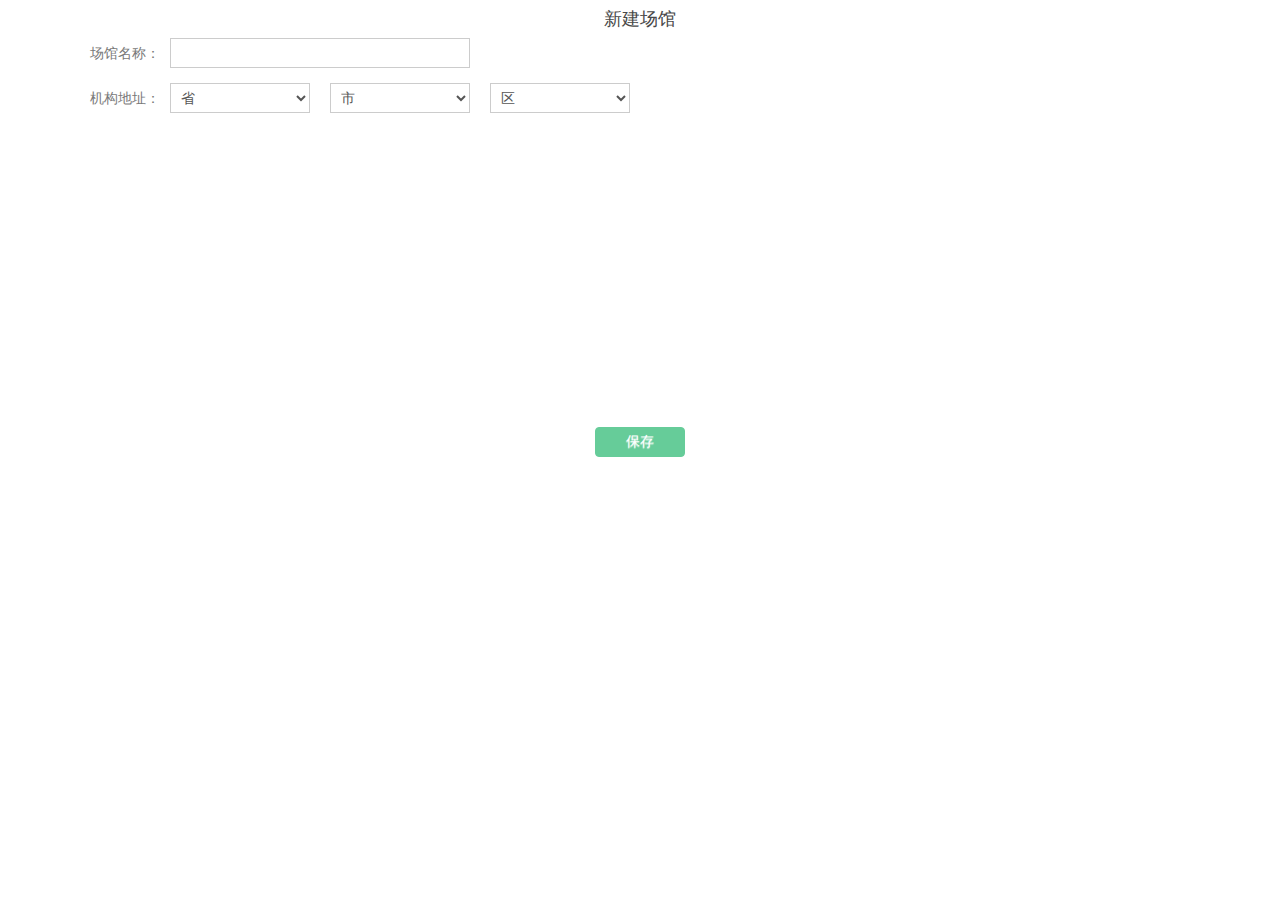
<file: demo/Culture/addSIte.html>
﻿<!DOCTYPE html>
<html xmlns="http://www.w3.org/1999/xhtml">
<head>
    <meta http-equiv="Content-Type" content="text/html; charset=utf-8" />
    <title>弹出层</title>
    <link href="WebUI/css/base.css" rel="stylesheet" />
    <link href="WebUI/css/bootstarp.units.css" rel="stylesheet" />
    <script src="WebUI/js/jquery-1.9.1.min.js"></script>
    <script src="WebUI/plugins/layer/layer.js"></script>
</head>
<body>
    <div class="layer-body addArena form-horizontal">
        <h2 class="text-center">新建场馆</h2>
        <fieldset class="form-body">
            <div class="form-group">
                <label class="control-label">场馆名称：</label>
                <div class="controls">
                    <input type="text" class="form-control col-md-4" />
                </div>
            </div>
            <div class="form-group">
                <label class="control-label">机构地址：</label>
                <div class="controls clearfix">
                    <select class="form-control col-md-2">
                        <option>省</option>
                    </select>
                    <select class="form-control col-md-2">
                        <option>市</option>
                    </select>
                    <select class="form-control col-md-2">
                        <option>区</option>
                    </select>
                </div>
            </div>
            <div class="form-group">
                <label class="control-label"></label>
                <div class="controls clearfix" id="container" style=" width:380px; height:284px;">
                </div>
            </div>
            <div class="form-group text-center">
                <button type="button" class="btn green">保存</button>
            </div>
        </fieldset>
    </div>
    <script src="WebUI/js/jquery-1.9.1.min.js"></script>
    <script type="text/javascript" src="http://api.map.baidu.com/api?v=1.5&ak=0tEpFu8DAKTlmEy3m0EtPZVlY4evGeml"></script>
    <script type="text/javascript" src="http://api.map.baidu.com/library/MarkerTool/1.2/src/MarkerTool_min.js"></script>
    <script type="text/javascript">
        // 百度地图API功能
        var map = new BMap.Map("container");
        var point = new BMap.Point(121.473701, 31.230416);
        map.centerAndZoom(point, 12);
        map.enableScrollWheelZoom(true);
        // var marker = new BMap.Marker(point);//创建标注
        // 将标注添加到地图中
        // marker.enableDragging();//可拖拽
        //	marker.disableDragging();//不可拖拽
        function myFun(result) {
            var cityName = result.name;
            map.setCenter(cityName);
            map.addOverlay(marker);
            //alert("当前定位城市:"+cityName);
        }

        //var myCity = new BMap.LocalCity();
        //myCity.get(myFun);
        //marker.addEventListener("dragend",positions);
        //function positions(){
        //var p=marker.getPosition();
        //alert(p.lng);
        //}

    </script>
</body>
</html>
</file>
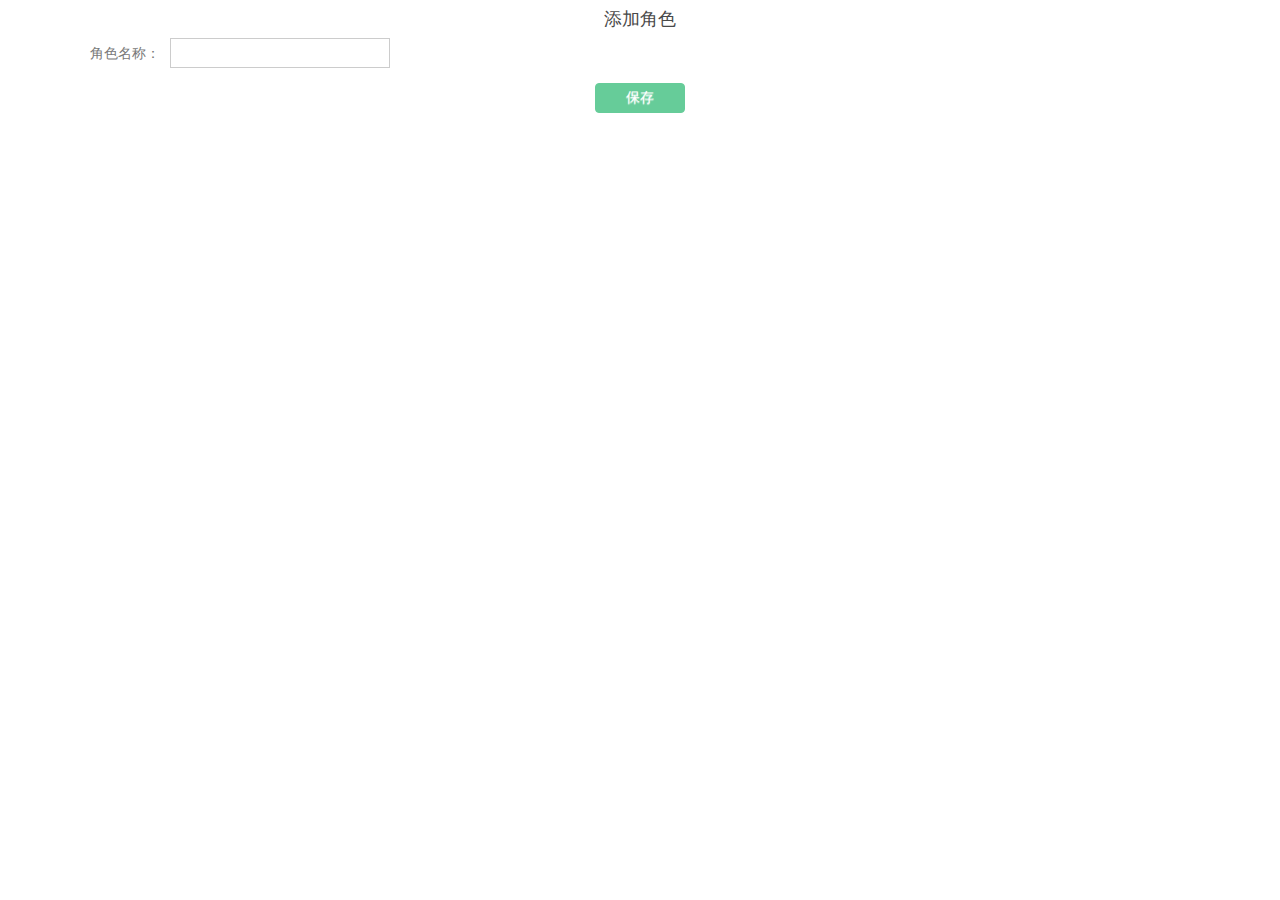
<file: demo/Culture/addUser.html>
﻿<!DOCTYPE html>
<html xmlns="http://www.w3.org/1999/xhtml">
<head>
    <meta http-equiv="Content-Type" content="text/html; charset=utf-8" />
    <title>弹出层</title>
    <link href="WebUI/css/base.css" rel="stylesheet" />
    <link href="WebUI/css/bootstarp.units.css" rel="stylesheet" />
    <script src="WebUI/js/jquery-1.9.1.min.js"></script>
    <script src="WebUI/plugins/layer/layer.js"></script>
</head>
<body>
    <div class="layer-body addArena form-horizontal">
        <h2 class="text-center">添加角色</h2>
        <fieldset class="form-body">
            <div class="form-group">
                <label class="control-label">角色名称：</label>
                <div class="controls">
                    <input type="text" class="form-control col-md-3" />
                </div>
            </div>
            <div class="form-group text-center">
                <button type="button" class="btn green">保存</button>
            </div>
        </fieldset>
    </div>
</body>
</html>
</file>
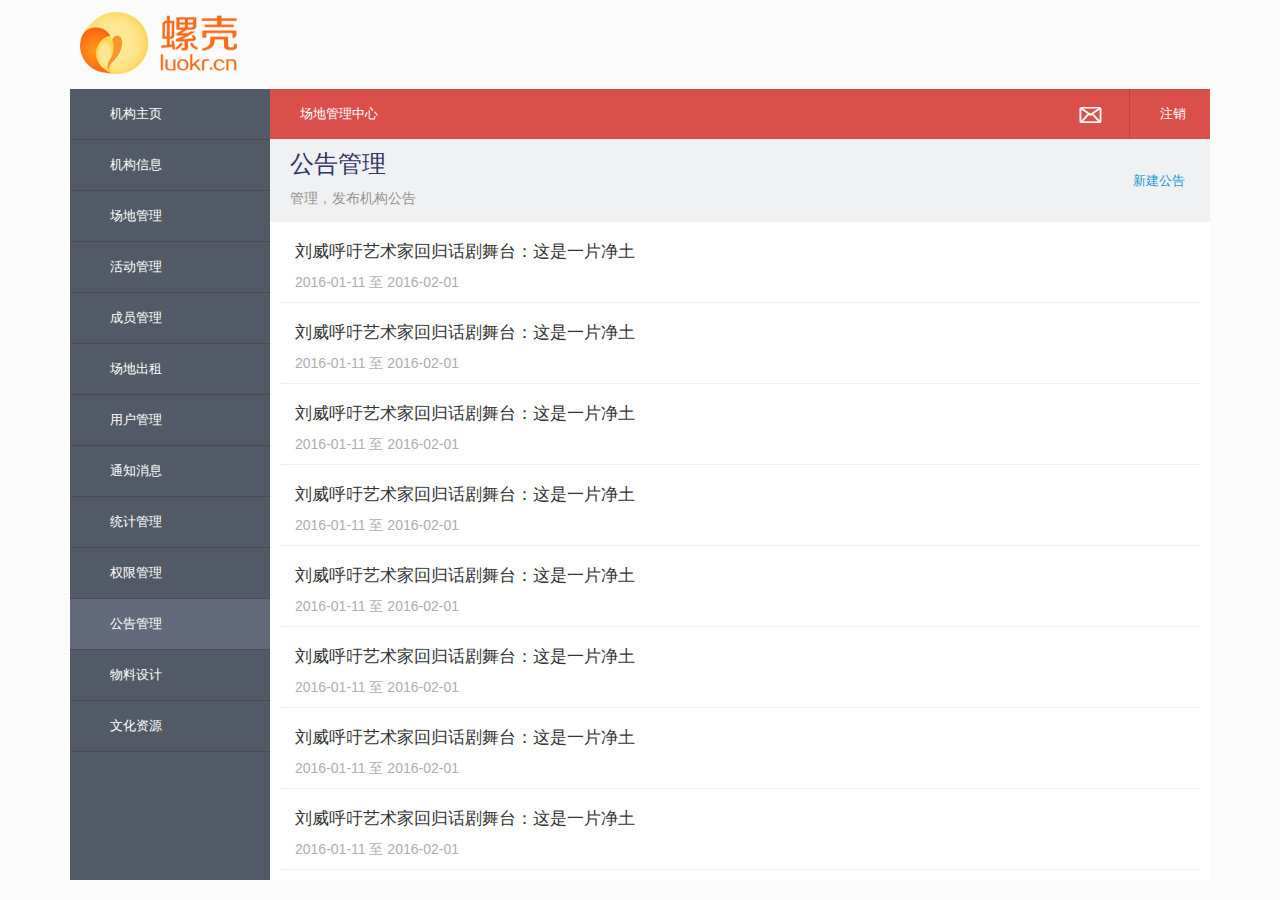
<file: demo/Culture/Announcements.html>
﻿<!DOCTYPE html>
<html xmlns="http://www.w3.org/1999/xhtml">
<head>
    <meta http-equiv="Content-Type" content="text/html; charset=utf-8" />
    <title>机构用户中心</title>
    <link href="WebUI/css/base.css" rel="stylesheet" />
    <!--字体图标-->
    <link href="WebUI/font/iconfont.css" rel="stylesheet" />
    <link href="WebUI/css/bootstarp.units.css" rel="stylesheet" />
    <link href="WebUI/css/InstitutPublic.css" rel="stylesheet" />
    <!--文本编辑器-->
    <link href="WebUI/plugins/editor/css/summernote.css" rel="stylesheet" />
    <link href="WebUI/plugins/editor/css/summernote-bs3.css" rel="stylesheet" />
    <link href="WebUI/plugins/editor/font-awesome/css/font-awesome.min.css" rel="stylesheet" />
    <link href="WebUI/css/announcements.css" rel="stylesheet" />
</head>
<body>
    <div class="head">
        <a href="javascript://"><img src="WebUI/images/logo.png" /></a>
    </div>
    <div class="content" id="content">
        <div class="leftNav" id="leftNav">
            <ul>
                <li><a href="InstitutUserC.html">机构主页</a></li>
                <li><a href="InstitutMessage.html">机构信息</a></li>
                <li><a href="SiteManage.html">场地管理</a></li>
                <li><a href="ActivityManage.html">活动管理</a></li>
                <li><a href="MemberManage.html">成员管理</a></li>
                <li><a href="VenueRental.html">场地出租</a></li>
                <li><a href="UserManage.html">用户管理</a></li>
                <li><a href="NotificatMessage.html">通知消息</a></li>
                <li><a href="StateMessage.html">统计管理</a></li>
                <li><a href="AuthorityMessage.html">权限管理</a></li>
                <li class="current"><a href="Announcements.html">公告管理</a></li>
                <li><a href="MaterialDesign.html">物料设计</a></li>
                <li><a href="CulturalResources.html">文化资源</a></li>
            </ul>
        </div>
        <div class="rightCont">
            <div class="right_head">
                <p>
                    <a href="javascript://"><i class="icon iconfont">&#xe604;</i></a>
                    <b></b>
                    <a href="javascript://">注销</a>
                </p>
                场地管理中心
            </div>
            <div id="cnt" class="silde-content">
                <!-- 右边内容主体块 -->
                <div class="jg_title">
                    <a href="javascript://" onclick="add('site_1')" class="click-link">新建公告</a>
                    <h1>公告管理</h1>
                    <p>管理，发布机构公告</p>
                </div>
                <div class="announ">
                    <ul>
                        <li>
                            <a href="javascript://">刘威呼吁艺术家回归话剧舞台：这是一片净土</a>
                            <p>2016-01-11 至 2016-02-01</p>
                        </li>
                        <li>
                            <a href="javascript://">刘威呼吁艺术家回归话剧舞台：这是一片净土</a>
                            <p>2016-01-11 至 2016-02-01</p>
                        </li>
                        <li>
                            <a href="javascript://">刘威呼吁艺术家回归话剧舞台：这是一片净土</a>
                            <p>2016-01-11 至 2016-02-01</p>
                        </li>
                        <li>
                            <a href="javascript://">刘威呼吁艺术家回归话剧舞台：这是一片净土</a>
                            <p>2016-01-11 至 2016-02-01</p>
                        </li>
                        <li>
                            <a href="javascript://">刘威呼吁艺术家回归话剧舞台：这是一片净土</a>
                            <p>2016-01-11 至 2016-02-01</p>
                        </li>
                        <li>
                            <a href="javascript://">刘威呼吁艺术家回归话剧舞台：这是一片净土</a>
                            <p>2016-01-11 至 2016-02-01</p>
                        </li>
                        <li>
                            <a href="javascript://">刘威呼吁艺术家回归话剧舞台：这是一片净土</a>
                            <p>2016-01-11 至 2016-02-01</p>
                        </li>
                        <li>
                            <a href="javascript://">刘威呼吁艺术家回归话剧舞台：这是一片净土</a>
                            <p>2016-01-11 至 2016-02-01</p>
                        </li>
                    </ul>
                </div>
            </div>
            <div id="add" style="display:none;">
                <div class="jg_title">
                    <a class="click-link pull-right" href="javascript://" onclick="off()">取消</a>
                    <h1>创建公告</h1>
                    <p>填写公告的标题、内容、有效时间</p>
                </div>
                <div class="layer-body form-horizontal">
                    <fieldset class="form-body">
                        <div class="form-group">
                            <label class="control-label">公告标题：</label>
                            <div class="controls">
                                <input type="text" class="form-control col-md-8" />
                            </div>
                        </div>
                        <div class="form-group">
                            <label class="control-label">有效时段：</label>
                            <div class="controls">
                                <div class="time">
                                    <p>开始</p>
                                    <input type="text" class="form-control col-md-3" style=" padding-left:35px; color:#808080" value="选择日期" />
                                </div>
                                <div class="time">
                                    <p>结束</p>
                                    <input type="text" class="form-control col-md-3" style=" padding-left: 35px; color: #808080" value="选择日期"    />
                                </div>
                            </div>
                        </div>
                        <div class="form-group">
                            <label class="control-label">公告内容：</label>
                            <div class="controls" style=" border:#d3d0d0 1px solid;">
                                <div class="ibox-content no-padding">
                                    <div class="summernote">
                                        <h3>公告内容区域</h3>
                                        以色列经典话剧亮相北京 8个葬礼诠释“生与死” <strong>国家大剧院将上演黄梅戏《牛郎织女》《女驸马》</strong> 江珊出演两部古希腊悲剧：我接到了最难演的角色
                                        <br />
                                        <br />
                                        <ul>
                                            <li>新京报：戏曲推广，不可只靠白先勇</li>
                                            <li>新京报：戏曲推广，不可只靠白先勇</li>
                                            <li>新京报：戏曲推广，不可只靠白先勇</li>
                                        </ul>
                                    </div>
                                </div>
                            </div>
                        </div>
                        <div class="form-group text-right">
                            <button type="button" id="save" class="btn green" onclick="onsave(this)" data-ids="">保存</button>
                            <button type="button" id="keep" class="btn">取消</button>
                        </div>
                    </fieldset>
                </div>
            </div>
        </div>
    </div>
    <script src="WebUI/js/jquery-1.9.1.min.js"></script>
    <script src="WebUI/plugins/layer/layer.js"></script>
    <script src="WebUI/js/animate.js"></script>
    <!-- 文本编辑器 -->
    <script src="WebUI/js/bootstrap.min.js"></script>
    <script src="WebUI/plugins/editor/js/summernote.min.js"></script>
    <script type="text/javascript">
        var add = function (e) {
            $("#add").show().find("#save").attr("data-ids", e);
            $("#cnt").hide()
        };
        var off = function () {
            $("#add").hide()
            $("#cnt").show()
        }
        var keep = $("#keep");
        var save = $("#save");
        var edit = $("#edit");
        var onsave = function (s) {
            var id = $(s).attr("data-ids");//获取指定场馆的id值
            //提交保存数据的逻辑
            console.log(id);

            keep.show();
            save.hide();
            edit.hide();
            off();
        }
        $(function () {
            //侧导航高度自适应
            onscrolls2();
        })
        $(document).ready(function () {

            $('.summernote').summernote();

        });
        var edit = function () {
            $('.click2edit').summernote({ focus: true });
        };
        var save = function () {
            var aHTML = $('.click2edit').code(); //save HTML If you need(aHTML: array).
            $('.click2edit').destroy();
        };

    </script>
</body>
</html>
</file>
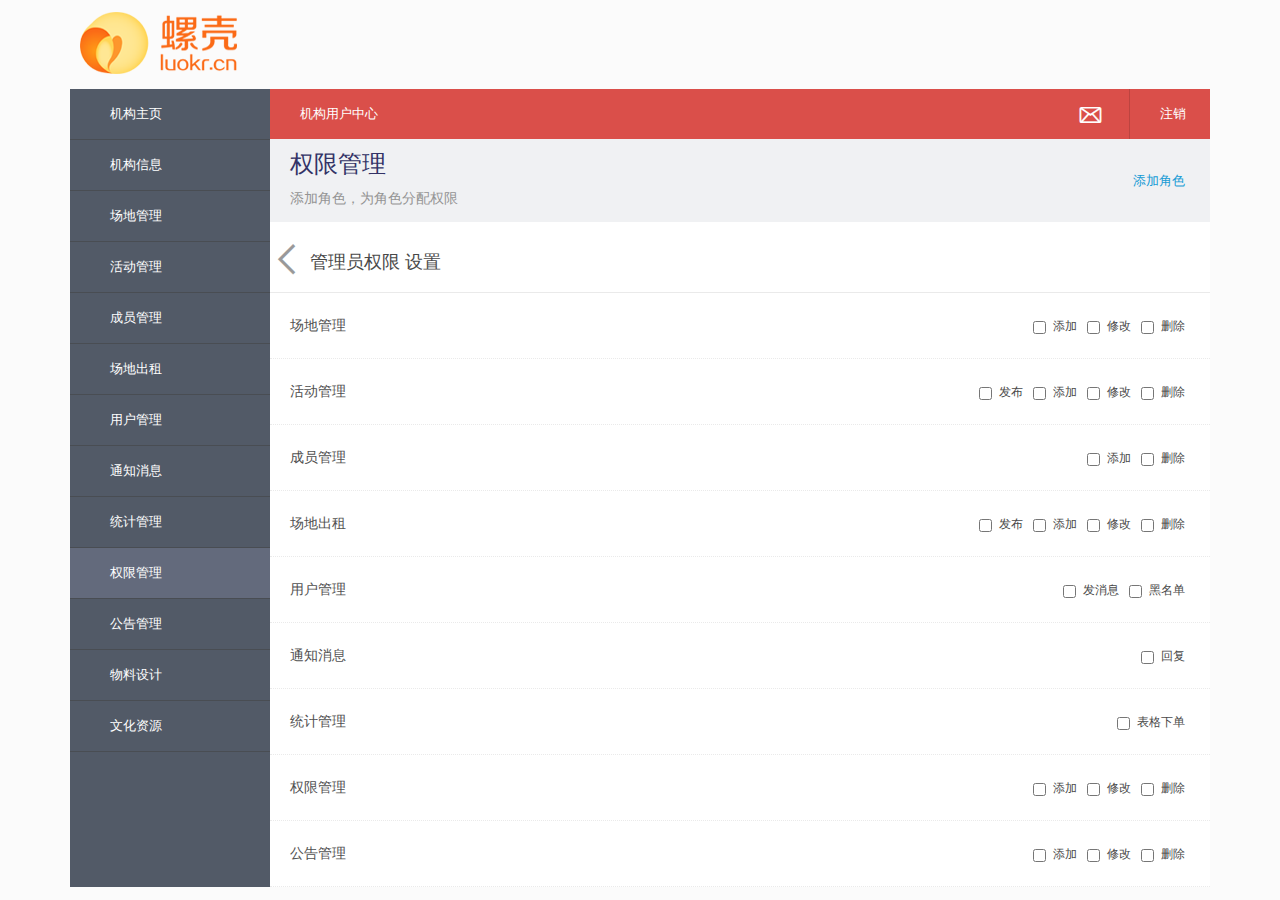
<file: demo/Culture/AuthorityMessage.html>
﻿<!DOCTYPE html>
<html xmlns="http://www.w3.org/1999/xhtml">
<head>
    <meta http-equiv="Content-Type" content="text/html; charset=utf-8" />
    <title>机构用户中心</title>
    <link href="WebUI/css/base.css" rel="stylesheet" />
    <link href="WebUI/css/InstitutPublic.css" rel="stylesheet" />
    <!--字体图标-->
    <link href="WebUI/font/iconfont.css" rel="stylesheet" />
    <link href="WebUI/css/bootstarp.units.css" rel="stylesheet" />
    <link href="WebUI/css/InstitutMessage.css" rel="stylesheet" />
    <link href="WebUI/css/authorityMessage.css" rel="stylesheet" />
</head>
<body>
    <div class="head">
        <a href="javascript://"><img src="WebUI/images/logo.png" /></a>
    </div>
    <div class="content" id="content">
        <div class="leftNav" id="leftNav">
            <ul>
                <li><a href="InstitutUserC.html">机构主页</a></li>
                <li><a href="InstitutMessage.html">机构信息</a></li>
                <li><a href="SiteManage.html">场地管理</a></li>
                <li><a href="ActivityManage.html">活动管理</a></li>
                <li><a href="MemberManage.html">成员管理</a></li>
                <li><a href="VenueRental.html">场地出租</a></li>
                <li><a href="UserManage.html">用户管理</a></li>
                <li><a href="NotificatMessage.html">通知消息</a></li>
                <li><a href="StateMessage.html">统计管理</a></li>
                <li class="current"><a href="AuthorityMessage.html">权限管理</a></li>
                <li><a href="Announcements.html">公告管理</a></li>
                <li><a href="MaterialDesign.html">物料设计</a></li>
                <li><a href="CulturalResources.html">文化资源</a></li>
            </ul>
        </div>
        <div class="rightCont">
            <div class="right_head">
                <p>
                    <a href="javascript://"><i class="icon iconfont">&#xe604;</i></a>
                    <b></b>
                    <a href="javascript://">注销</a>
                </p>
                机构用户中心
            </div>
            <div id="cnt">
                <div class="jg_title">
                    <a href="javascript://" onclick="addarena()" class="click-link">添加角色</a>
                    <h1>权限管理</h1>
                    <p>添加角色，为角色分配权限</p>
                </div>
                <div class="memberList" style=" display:none;">
                    <ul>
                        <li>
                            <p><b>机构管理员</b></p>
                            <a href="javascript://">
                                <i class="icon iconfont">&#xe60c;</i>
                                <i class="icon iconfont">&#xe606;</i>
                                <i class="icon iconfont">&#xe60e;</i>
                            </a>
                        </li>
                        <li>
                            <p><b>机构管理员</b></p>
                            <a href="javascript://">
                                <i class="icon iconfont">&#xe60c;</i>
                                <i class="icon iconfont">&#xe606;</i>
                                <i class="icon iconfont">&#xe60e;</i>
                            </a>
                        </li>
                        <li>
                            <p><b>机构管理员</b></p>
                            <a href="javascript://">
                                <i class="icon iconfont">&#xe60c;</i>
                                <i class="icon iconfont">&#xe606;</i>
                                <i class="icon iconfont">&#xe60e;</i>
                            </a>
                        </li>
                        <li>
                            <p><b>机构管理员</b></p>
                            <a href="javascript://">
                                <i class="icon iconfont">&#xe60c;</i>
                                <i class="icon iconfont">&#xe606;</i>
                                <i class="icon iconfont">&#xe60e;</i>
                            </a>
                        </li>
                        <li>
                            <p><b>机构管理员</b></p>
                            <a href="javascript://">
                                <i class="icon iconfont">&#xe60c;</i>
                                <i class="icon iconfont">&#xe606;</i>
                                <i class="icon iconfont">&#xe60e;</i>
                            </a>
                        </li>
                        <li>
                            <p><b>机构管理员</b></p>
                            <a href="javascript://">
                                <i class="icon iconfont">&#xe60c;</i>
                                <i class="icon iconfont">&#xe606;</i>
                                <i class="icon iconfont">&#xe60e;</i>
                            </a>
                        </li>
                        <li>
                            <p><b>机构管理员</b></p>
                            <a href="javascript://">
                                <i class="icon iconfont">&#xe60c;</i>
                                <i class="icon iconfont">&#xe606;</i>
                                <i class="icon iconfont">&#xe60e;</i>
                            </a>
                        </li>
                        <li>
                            <p><b>机构管理员</b></p>
                            <a href="javascript://">
                                <i class="icon iconfont">&#xe60c;</i>
                                <i class="icon iconfont">&#xe606;</i>
                                <i class="icon iconfont">&#xe60e;</i>
                            </a>
                        </li>
                    </ul>
                </div>
                <div style=" display:block;">
                    <!--管理员权限设置-->
                    <div class="admin">
                        <h2><i class="icon iconfont">&#xe601;</i>管理员权限 设置</h2>
                        <div class="memberList">
                            <ul>
                                <li>
                                    <p><b>场地管理</b></p>
                                    <span>
                                        <i><input type="checkbox" />删除</i>
                                        <i><input type="checkbox" />修改</i>
                                        <i><input type="checkbox" />添加</i>
                                    </span>
                                </li>
                                <li>
                                    <p><b>活动管理</b></p>
                                    <span>
                                        <i><input type="checkbox" />删除</i>
                                        <i><input type="checkbox" />修改</i>
                                        <i><input type="checkbox" />添加</i>
                                        <i><input type="checkbox" />发布</i>
                                    </span>
                                </li>
                                <li>
                                    <p><b>成员管理</b></p>
                                    <span>
                                        <i><input type="checkbox" />删除</i>
                                        <i><input type="checkbox" />添加</i>
                                    </span>
                                </li>
                                <li>
                                    <p><b>场地出租</b></p>
                                    <span>
                                        <i><input type="checkbox" />删除</i>
                                        <i><input type="checkbox" />修改</i>
                                        <i><input type="checkbox" />添加</i>
                                        <i><input type="checkbox" />发布</i>
                                    </span>
                                </li>
                                <li>
                                    <p><b>用户管理</b></p>
                                    <span>
                                        <i><input type="checkbox" />黑名单</i>
                                        <i><input type="checkbox" />发消息</i>
                                    </span>
                                </li>
                                <li>
                                    <p><b>通知消息</b></p>
                                    <span>
                                        <i><input type="checkbox" />回复</i>
                                    </span>
                                </li>
                                <li>
                                    <p><b>统计管理</b></p>
                                    <span>
                                        <i><input type="checkbox" />表格下单</i>
                                    </span>
                                </li>
                                <li>
                                    <p><b>权限管理</b></p>
                                    <span>
                                        <i><input type="checkbox" />删除</i>
                                        <i><input type="checkbox" />修改</i>
                                        <i><input type="checkbox" />添加</i>
                                    </span>
                                </li>
                                <li>
                                    <p><b>公告管理</b></p>
                                    <span>
                                        <i><input type="checkbox" />删除</i>
                                        <i><input type="checkbox" />修改</i>
                                        <i><input type="checkbox" />添加</i>
                                    </span>
                                </li>
                            </ul>
                        </div>
                    </div>
                </div>
            </div>
        </div>
    </div>
    <!-- 添加角色 -->
    <div id="addArena" style="display:none;"></div>
    <script src="WebUI/js/jquery-1.9.1.min.js"></script>
    <script src="WebUI/plugins/layer/layer.js"></script>
    <script src="WebUI/js/animate.js"></script>
    <script>
        var addarena = function (e) {
            layer.open({
                type: 2,
                title: '',
                shadeClose: true,
                shade: 0.8,
                title: false,
                area: '470px',
                content: 'addUser.html'
            })
        };
        var keep = $("#keep");
        var save = $("#save");
        var edit = $("#edit");
        var onkeep = function () {
            keep.hide();
            save.show();
            edit.show();
        };
        var onsave = function (s) {
            var id = $(s).attr("data-ids");//获取指定场馆的id值
            //提交保存数据的逻辑
            console.log(id);
            keep.show();
            save.hide();
            edit.hide();
            off();
        }
        $(function () {
            //侧导航高度自适应
            onscrolls2();
        })
    </script>
</body>
</html>
</file>
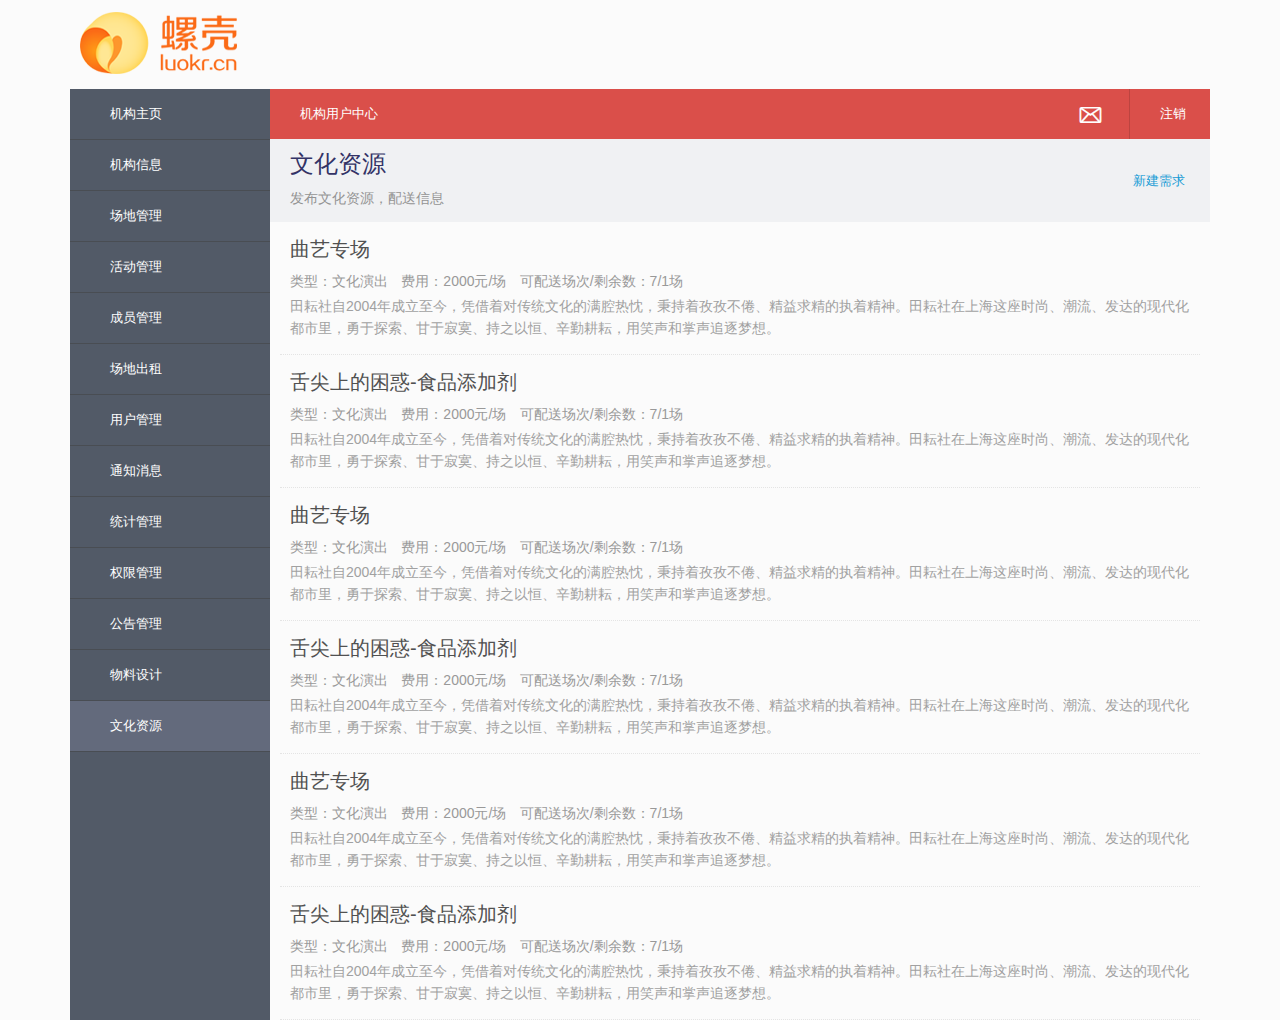
<file: demo/Culture/CulturalResources.html>
﻿<!DOCTYPE html>
<html xmlns="http://www.w3.org/1999/xhtml">
<head>
<meta http-equiv="Content-Type" content="text/html; charset=utf-8"/>
    <title>机构用户中心</title>
    <link href="WebUI/css/base.css" rel="stylesheet" />
    <link href="WebUI/css/InstitutPublic.css" rel="stylesheet" />
    <!--字体图标-->
    <link href="WebUI/font/iconfont.css" rel="stylesheet" />
    <link href="WebUI/css/bootstarp.units.css" rel="stylesheet" />
    <link href="WebUI/css/InstitutMessage.css" rel="stylesheet" />
    <link href="WebUI/css/cultural.css" rel="stylesheet" />
</head>
<body>
    <div class="head">
        <a href="javascript://"><img src="WebUI/images/logo.png" /></a>
    </div>
    <div class="content" id="content">
        <div class="leftNav" id="leftNav">
            <ul>
                <li><a href="InstitutUserC.html">机构主页</a></li>
                <li><a href="InstitutMessage.html">机构信息</a></li>
                <li><a href="SiteManage.html">场地管理</a></li>
                <li><a href="ActivityManage.html">活动管理</a></li>
                <li><a href="MemberManage.html">成员管理</a></li>
                <li><a href="VenueRental.html">场地出租</a></li>
                <li><a href="UserManage.html">用户管理</a></li>
                <li><a href="NotificatMessage.html">通知消息</a></li>
                <li><a href="StateMessage.html">统计管理</a></li>
                <li><a href="AuthorityMessage.html">权限管理</a></li>
                <li><a href="Announcements.html">公告管理</a></li>
                <li><a href="MaterialDesign.html">物料设计</a></li>
                <li class="current"><a href="CulturalResources.html">文化资源</a></li>
            </ul>
        </div>
        <div class="rightCont">
            <div class="right_head">
                <p>
                    <a href="javascript://"><i class="icon iconfont">&#xe604;</i></a>
                    <b></b>
                    <a href="javascript://">注销</a>
                </p>
                机构用户中心
            </div>
            <div id="cnt">
                <div class="jg_title">
                    <a href="javascript://" onclick="add()" class="click-link">新建需求</a>
                    <h1>文化资源</h1>
                    <p>发布文化资源，配送信息</p>
                </div>
                <div class="apply">
                    <ul>
                        <li>
                            <a href="javascript://">曲艺专场</a>
                            <p>
                                <span>类型：文化演出</span>
                                <span>费用：2000元/场</span>
                                <span>可配送场次/剩余数：7/1场</span>
                            </p>
                            <div>
                                田耘社自2004年成立至今，凭借着对传统文化的满腔热忱，秉持着孜孜不倦、精益求精的执着精神。田耘社在上海这座时尚、潮流、发达的现代化都市里，勇于探索、甘于寂寞、持之以恒、辛勤耕耘，用笑声和掌声追逐梦想。
                            </div>
                        </li>
                        <li>
                            <a href="javascript://">舌尖上的困惑-食品添加剂</a>
                            <p>
                                <span>类型：文化演出</span>
                                <span>费用：2000元/场</span>
                                <span>可配送场次/剩余数：7/1场</span>
                            </p>
                            <div>
                                田耘社自2004年成立至今，凭借着对传统文化的满腔热忱，秉持着孜孜不倦、精益求精的执着精神。田耘社在上海这座时尚、潮流、发达的现代化都市里，勇于探索、甘于寂寞、持之以恒、辛勤耕耘，用笑声和掌声追逐梦想。
                            </div>
                        </li>
                        <li>
                            <a href="javascript://">曲艺专场</a>
                            <p>
                                <span>类型：文化演出</span>
                                <span>费用：2000元/场</span>
                                <span>可配送场次/剩余数：7/1场</span>
                            </p>
                            <div>
                                田耘社自2004年成立至今，凭借着对传统文化的满腔热忱，秉持着孜孜不倦、精益求精的执着精神。田耘社在上海这座时尚、潮流、发达的现代化都市里，勇于探索、甘于寂寞、持之以恒、辛勤耕耘，用笑声和掌声追逐梦想。
                            </div>
                        </li>
                        <li>
                            <a href="javascript://">舌尖上的困惑-食品添加剂</a>
                            <p>
                                <span>类型：文化演出</span>
                                <span>费用：2000元/场</span>
                                <span>可配送场次/剩余数：7/1场</span>
                            </p>
                            <div>
                                田耘社自2004年成立至今，凭借着对传统文化的满腔热忱，秉持着孜孜不倦、精益求精的执着精神。田耘社在上海这座时尚、潮流、发达的现代化都市里，勇于探索、甘于寂寞、持之以恒、辛勤耕耘，用笑声和掌声追逐梦想。
                            </div>
                        </li>
                        <li>
                            <a href="javascript://">曲艺专场</a>
                            <p>
                                <span>类型：文化演出</span>
                                <span>费用：2000元/场</span>
                                <span>可配送场次/剩余数：7/1场</span>
                            </p>
                            <div>
                                田耘社自2004年成立至今，凭借着对传统文化的满腔热忱，秉持着孜孜不倦、精益求精的执着精神。田耘社在上海这座时尚、潮流、发达的现代化都市里，勇于探索、甘于寂寞、持之以恒、辛勤耕耘，用笑声和掌声追逐梦想。
                            </div>
                        </li>
                        <li>
                            <a href="javascript://">舌尖上的困惑-食品添加剂</a>
                            <p>
                                <span>类型：文化演出</span>
                                <span>费用：2000元/场</span>
                                <span>可配送场次/剩余数：7/1场</span>
                            </p>
                            <div>
                                田耘社自2004年成立至今，凭借着对传统文化的满腔热忱，秉持着孜孜不倦、精益求精的执着精神。田耘社在上海这座时尚、潮流、发达的现代化都市里，勇于探索、甘于寂寞、持之以恒、辛勤耕耘，用笑声和掌声追逐梦想。
                            </div>
                        </li>
                    </ul>
                </div>
            </div>
            <div id="add" style="display:none ;">
                <div class="jg_title">
                    <a class="click-link pull-right" href="javascript://" onclick="off()">取消</a>
                    <h1>创建活动</h1>
                    <p>设置活动信息，创建活动场次</p>
                </div>
                <div class="layer-body  silde-content form-horizontal">
                    <h2>基本信息</h2>
                    <fieldset class="form-body">
                        <div class="form-group">
                            <label class="control-label">资源类型：</label>
                            <div class="controls">
                                <select class="form-control col-md-2">
                                    <option>请选择机构类型</option>
                                    <option>文艺演出</option>
                                    <option>讲座</option>
                                    <option>作品</option>
                                </select>
                            </div>
                        </div>
                        <div class="form-group">
                            <label class="control-label">配送机构：</label>
                            <div class="controls" style=" position:relative;">
                                <input type="text" class="form-control col-md-3" placeholder="请输入" />
                                <i style=" position:absolute; left:110px;top:0;line-height:28px; font-style:normal; color:#666">需求场次：3天  6场</i>
                            </div>
                        </div>
                        <div class="form-group">
                            <label class="control-label">收费模式：</label>
                            <div class="controls form-control-static">
                                <label class="radio-inline"> <input type="radio" value="option1" id="inlineRadio1">免费</label>
                                <hr class="hr-br" />
                                <label class="radio-inline"> <input type="radio" value="option1" id="inlineRadio1">收费</label>
                                <input type="text" class="form-control col-md-1 no-space" placeholder="￥" />
                            </div>
                        </div>
                        <div class="form-group">
                            <label class="control-label">所属类型：</label>
                            <div class="controls">
                                <select class="form-control col-md-2">
                                    <option>亲子活动</option>
                                    <option>公益活动</option>
                                    <option>展览展会</option>
                                    <option>名家讲坛</option>
                                    <option>技术研讨</option>
                                    <option>全民科普</option>
                                </select>
                            </div>
                        </div>
                        <div class="form-group">
                            <label class="control-label">资源简介：</label>
                            <div class="controls">
                                <textarea class="form-control col-md-4" style="height:120px;" placeholder="资源简介将展示给读者，限200个字"></textarea>
                            </div>
                        </div>
                        <div class="form-group">
                            <label class="control-label">活动详情：</label>
                            <div class="controls">
                                <textarea class="form-control col-md-8" style="height:260px;" placeholder=""></textarea>
                            </div>
                        </div>
                        <div class="form-group">
                            <label class="control-label">场地及设备要求：</label>
                            <div class="controls">
                                <textarea class="form-control col-md-4" style="height:120px;" placeholder="场地及设备要求，限100个字"></textarea>
                            </div>
                        </div>
                        <div class="form-group">
                            <label class="control-label">时长：</label>
                            <div class="controls">
                                <input type="text" class="form-control col-md-3" placeholder="请输入" />
                            </div>
                        </div>
                        <div class="form-group">
                            <label class="control-label">图片展示：</label>
                            <div class="controls">
                                <div class="file_upload">
                                    <span>拖拽文件或点击选择文件上传</span>
                                </div>
                            </div>
                        </div>
                        <h2>联系方式</h2>
                        <div class="form-group">
                            <label class="control-label">联系电话：</label>
                            <div class="controls">
                                <input type="text" class="form-control col-md-3" placeholder="请输入" />
                            </div>
                        </div>
                        <div class="form-group">
                            <label class="control-label">联系邮箱：</label>
                            <div class="controls">
                                <input type="text" class="form-control col-md-3" placeholder="请输入" />
                            </div>
                        </div>
                        <div class="form-group">
                            <label class="control-label">咨询QQ：</label>
                            <div class="controls">
                                <input type="text" class="form-control col-md-3" placeholder="请输入" />
                            </div>
                        </div>
                        <hr />
                    </fieldset>
                </div>
            </div>
        </div>
    </div>
    <script src="WebUI/js/jquery-1.9.1.min.js"></script>
    <script src="WebUI/js/animate.js"></script>
    <script>
        var add = function (e) {
            $("#add").show().find("#save").attr("data-ids", e);
            $("#cnt").hide()
        };
        var off = function () {
            $("#add").hide()
            $("#cnt").show()
        }

        var keep = $("#keep");
        var save = $("#save");
        var edit = $("#edit");
        var onkeep = function () {
            keep.hide();
            save.show();
            edit.show();
        };
        var onsave = function (s) {
            var id = $(s).attr("data-ids");//获取指定场馆的id值
            //提交保存数据的逻辑
            console.log(id);

            keep.show();
            save.hide();
            edit.hide();
            off();
        }
        $(function () {
            //侧导航高度自适应
            onscrolls2();
        })
    </script>
</body>
</html>
</file>
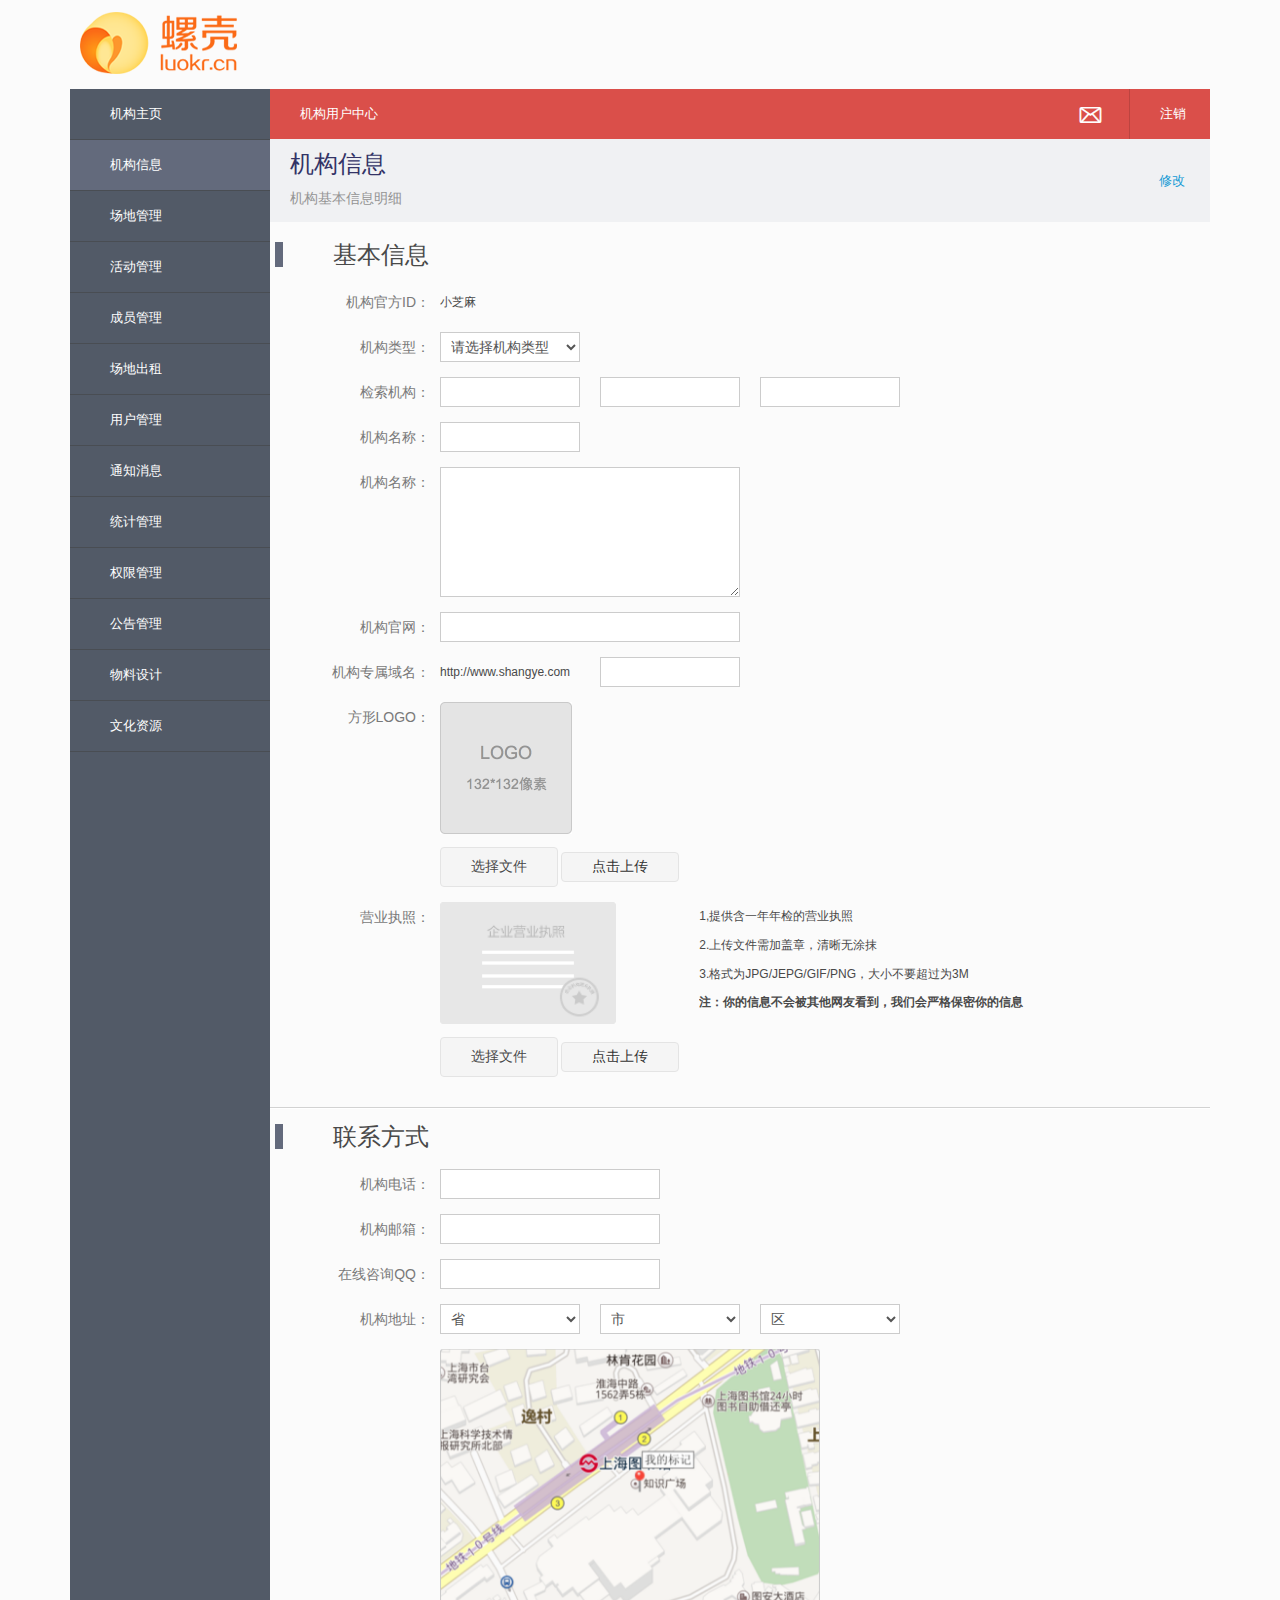
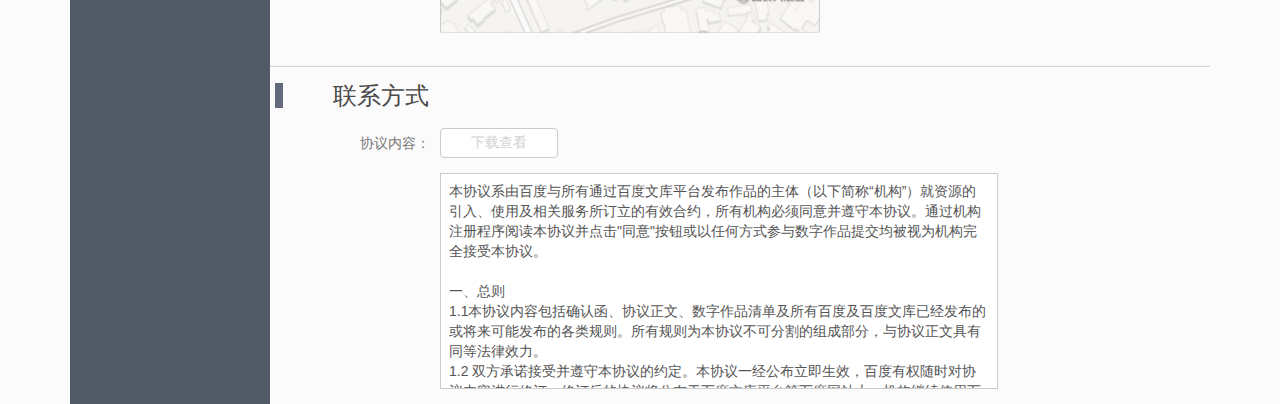
<file: demo/Culture/InstitutMessage.html>
﻿<!DOCTYPE html>
<html xmlns="http://www.w3.org/1999/xhtml">
<head>
    <meta http-equiv="Content-Type" content="text/html; charset=utf-8" />
    <title>机构用户中心</title>
    <link href="WebUI/css/base.css" rel="stylesheet" />
    <!--字体图标-->
    <link href="WebUI/font/iconfont.css" rel="stylesheet" />
    <link href="WebUI/css/bootstarp.units.css" rel="stylesheet" />
    <!--机构用户中心公用样式-->
    <link href="WebUI/css/InstitutPublic.css" rel="stylesheet" />
    <link href="WebUI/css/InstitutMessage.css" rel="stylesheet" />

</head>
<body>
    <div class="head">
        <a href="javascript://"><img src="WebUI/images/logo.png" /></a>
    </div>
    <div class="content" id="content">
        <div class="leftNav" id="leftNav">
            <ul>
                <li><a href="InstitutUserC.html">机构主页</a></li>
                <li class="current"><a href="InstitutMessage.html">机构信息</a></li>
                <li><a href="SiteManage.html">场地管理</a></li>
                <li><a href="ActivityManage.html">活动管理</a></li>
                <li><a href="MemberManage.html">成员管理</a></li>
                <li><a href="VenueRental.html">场地出租</a></li>
                <li><a href="UserManage.html">用户管理</a></li>
                <li><a href="NotificatMessage.html">通知消息</a></li>
                <li><a href="StateMessage.html">统计管理</a></li>
                <li><a href="AuthorityMessage.html">权限管理</a></li>
                <li><a href="Announcements.html">公告管理</a></li>
                <li><a href="MaterialDesign.html">物料设计</a></li>
                <li><a href="CulturalResources.html">文化资源</a></li>
            </ul>
        </div>
        <div class="rightCont">
            <div class="right_head">
                <p>
                    <a href="javascript://"><i class="icon iconfont">&#xe604;</i></a>
                    <b></b>
                    <a href="javascript://">注销</a>
                </p>
                机构用户中心
            </div>
            <div class="jg_title">
                <a href="javascript://">修改</a>
                <h1>机构信息</h1>
                <p>机构基本信息明细</p>
            </div>
            <div class="cont silde-content">
                <form class="form-horizontal">
                    <h2>基本信息</h2>
                    <fieldset class="form-body">
                        <div class="form-group">
                            <label class="control-label">机构官方ID：</label>
                            <div class="controls">
                                <p class="form-control-static">小芝麻</p>
                            </div>
                        </div>
                        <div class="form-group">
                            <label class="control-label">机构类型：</label>
                            <div class="controls">
                                <select class="form-control col-md-2">
                                    <option>请选择机构类型</option>
                                </select>
                            </div>
                        </div>
                        <div class="form-group">
                            <label class="control-label">检索机构：</label>
                            <div class="controls clearfix">
                                <input type="text" class="form-control col-md-2" />
                                <input type="text" class="form-control col-md-2" />
                                <input type="text" class="form-control col-md-2" />
                            </div>
                        </div>
                        <div class="form-group">
                            <label class="control-label">机构名称：</label>
                            <div class="controls clearfix">
                                <input type="text" class="form-control" />
                            </div>
                        </div>
                        <div class="form-group">
                            <label class="control-label">机构名称：</label>
                            <div class="controls clearfix">
                                <textarea class="form-control col-md-4" style="height:120px;"></textarea>
                            </div>
                        </div>
                        <div class="form-group">
                            <label class="control-label">机构官网：</label>
                            <div class="controls clearfix">
                                <input type="text" class="form-control col-md-4" />
                            </div>
                        </div>
                        <div class="form-group">
                            <label class="control-label">机构专属域名：</label>
                            <div class="controls clearfix">
                                <p class="form-control-static col-md-2">http://www.shangye.com</p>
                                <input type="text" class="form-control col-md-2" />
                            </div>
                        </div>
                        <div class="form-group">
                            <label class="control-label">方形LOGO：</label>
                            <div class="controls clearfix">
                                <img id="logo" src="WebUI/images/logo-img.png" style="margin-bottom:10px;" width="132" height="132" />
                                <br />
                                <span class="btn fileinput-button">
                                    <span>选择文件</span>
                                    <input type="file" name="files[]" multiple="" id="logoId" onchange="fileView(this, 'logo')">
                                </span>
                                <button class="btn" type="button">点击上传</button>
                            </div>
                        </div>
                        <div class="form-group">
                            <label class="control-label">营业执照：</label>
                            <div class="controls media buslic clearfix">
                                <div class="media-left pull-left">
                                    <img id="businessLicense" style="margin-bottom:10px;" src="WebUI/images/bus-img.png" width="176" height="122" />
                                    <br />
                                    <span class="btn fileinput-button">
                                        <span>选择文件</span>
                                        <input type="file" name="files[]" multiple="" id="buslicId" onchange="fileView(this, 'businessLicense')">
                                    </span>
                                    <button class="btn" type="button">点击上传</button>
                                </div>
                                <div class="media-body">
                                    <ol>
                                        <li>1,提供含一年年检的营业执照</li>
                                        <li>2.上传文件需加盖章，清晰无涂抹</li>
                                        <li>3.格式为JPG/JEPG/GIF/PNG，大小不要超过为3M</li>
                                        <li><b>注：你的信息不会被其他网友看到，我们会严格保密你的信息</b></li>
                                    </ol>
                                </div>
                            </div>
                        </div>
                    </fieldset>
                    <hr />
                    <h2>联系方式</h2>
                    <fieldset class="form-body">
                        <div class="form-group">
                            <label class="control-label">机构电话：</label>
                            <div class="controls">
                                <input type="text" class="form-control col-md-3" />
                            </div>
                        </div>
                        <div class="form-group">
                            <label class="control-label">机构邮箱：</label>
                            <div class="controls">
                                <input type="text" class="form-control col-md-3" />
                            </div>
                        </div>
                        <div class="form-group">
                            <label class="control-label">在线咨询QQ：</label>
                            <div class="controls clearfix">
                                <input type="text" class="form-control col-md-3" />
                            </div>
                        </div>
                        <div class="form-group">
                            <label class="control-label">机构地址：</label>
                            <div class="controls clearfix">
                                <select class="form-control col-md-2">
                                    <option>省</option>
                                </select>
                                <select class="form-control col-md-2">
                                    <option>市</option>
                                </select>
                                <select class="form-control col-md-2">
                                    <option>区</option>
                                </select>
                            </div>
                        </div>
                        <div class="form-group">
                            <label class="control-label"></label>
                            <div class="controls clearfix">
                                <img src="WebUI/images/map-img.png" width="380" height="284" />
                            </div>
                        </div>
                    </fieldset>
                    <hr />
                    <h2>联系方式</h2>
                    <fieldset class="form-body xieyi">
                        <div class="form-group">
                            <label class="control-label">协议内容：</label>
                            <div class="controls">
                                <input type="button" class="btn" value="下载查看" />
                            </div>
                        </div>
                        <div class="form-group">
                            <label class="control-label"></label>
                            <div class="controls">
                                <p class="detail form-control col-md-7">
                                    本协议系由百度与所有通过百度文库平台发布作品的主体（以下简称“机构”）就资源的引入、使用及相关服务所订立的有效合约，所有机构必须同意并遵守本协议。通过机构注册程序阅读本协议并点击"同意"按钮或以任何方式参与数字作品提交均被视为机构完全接受本协议。<br />
                                    <br />
                                    一、总则<br />
                                    1.1本协议内容包括确认函、协议正文、数字作品清单及所有百度及百度文库已经发布的或将来可能发布的各类规则。所有规则为本协议不可分割的组成部分，与协议正文具有同等法律效力。<br />
                                    1.2 双方承诺接受并遵守本协议的约定。本协议一经公布立即生效，百度有权随时对协议内容进行修订，修订后的协议将公布于百度文库平台等百度网站上，机构继续使用百度文库平台，则视为对修订后的协议不持任何异议并同意遵守；如机构对协议存在异议，可以向百度书面提出退出百度文库平台，但机构在百度确认其退出许可前的行为，仍受本协议约束。<br />
                                    <br />
                                    二、定义<br />
                                    2.1“百度文库”：是指由百度所有并运营的供网民在线分享文档的平台。网址为：http://wenku.baidu.com。<br />
                                    2.2“百度文库平台”（以下简称“文库平台”）：是指由百度所有并运营的数字作品引入平台及各类客户端软件，供文库平台机构和用户发布或查询、使用数字作品。网址为：http:// wenku.baidu.com/org/index。<br />
                                    2.3“数字作品”：指机构通过文库平台向用户提供并经百度平台通过的电子图书、文字作品、图片、电子杂志，电子报纸、课程资源等各类数字化作品，以及与数字作品相关的内容。就文字作品而言，包括标题、正文、附注等内容。<br />
                                    2.4“用户”：是指在文库平台浏览、阅读、下载等使用数字作品的互联网用户和移动互联网用户。<br />
                                    2.5“注册”：是指机构登陆文库平台，按要求填写相关信息并提供相关资质材料，在线申请并激活其服务账户的过程。注册的机构必须是拥有合法的数字作品相关版权及销售资质的法律实体，如机构无经营资格或违反本协议有关机构的规定或超越其民事权利能力或民事行为能力范围的，则本协议自始无效，一经发现，百度有权立即注销其服务账户，并追究其违约使用文库平台服务的法律责任。<br />
                                    2.6 “机构服务账户”：即机构完成注册流程而获得的在使用文库平台服务的过程中必须与自设的账户密码共同使用的用户名。机构应妥善保管其服务账户及密码信息，不得以任何形式擅自转让或授权他人使用自己的服务账户。<br />
                                    2.7“百度及百度关联公司”：百度是指北京百度网讯科技有限公司，百度关联公司是指百度各级母公司以及其他由百度、其母公司直接或间接拥有或控制的公司。<br />
                                    <br />
                                    三、平台模式<br />
                                    3.1百度向机构提供文库平台及相关服务，使机构得以通过文库平台发布数字作品及相关信息并接受用户对数字作品的浏览、阅读、下载或其他使用需求。<br />
                                    3.2自本协议生效后，机构在文库平台上传机构的数字作品，包括但不限于将机构数字作品在文库平台进行上传、复制、传输、通过信息网络传播、推广，供用户以搜索、浏览、阅读或者下载等方式使用；并将机构数字作品基于互联网或无线互联网形式面向全球用户进行推广。<br />
                                    <br />
                                    四、服务申请和开通<br />
                                    4.1机构申请使用文库平台服务，必须同时满足以下条件：<br />
                                    （1）机构如属于法人或其他组织的，需持有中华人民共和国合法、有效的执照和其他文库平台要求机构提供的证明材料；机构如为自然人的，需持有中华人民共和国有效身份证件和其他文库平台要求机构提供的证明材料；<br />
                                    （2）确认完全同意《百度文库平台与机构协议》并自愿受其约束，注册成为文库平台的机构；<br />
                                    （3）提交了上述第（1）项约定的相关证明材料并获得百度认可。<br />
                                    4.2 服务将在以下条件满足后五（5）个工作日内开通：<br />
                                    （1）机构将加盖公章的本协议确认函及其他百度要求的文件邮寄回百度指定的地址；<br />
                                    （2）百度未发出拒绝提供服务的通知。<br />
                                    4.3如机构在本协议生效后二十（20）个工作日内仍未满足本条第2款服务开通条件，或文库平台因任何原因告知机构拒绝提供服务，则文库平台有权不予开通服务，本协议即告终止。<br />
                                    4.4 本协议约定的服务开通后，百度将按照本协议的约定为机构提供文库平台及相关服务，以便机构可通过该平台发布数字作品及相关信息并接受用户的使用请求。百度有权根据业务需要或网站维护等原因对服务提供方式进行修改、调整，或因服务升级或系统维护等原因中止服务。百度将在此等修改、调整或中止前通知机构。<br />
                                    <br />
                                    五、所有权与知识产权<br />
                                    5.1百度保留对以下各项内容、信息完全的、不可分割的所有权及知识产权:<br />
                                    （1）文库平台及其所有组成元素，包括但不限于所有内容、数据、技术、软件、代码、用户界面以及与其相关的任何衍生作品；<br />
                                    （2）机构向文库平台提供的与该平台服务相关的任何信息及反馈（不包含机构向文库平台提供的数字作品）。<br />

                                    六、机构的权利与义务<br />
                                    6.1 机构保证拥有所提供数字作品的完整版权与有效授权，有权在百度在文库平台以本协议约定的方式使用数字作品。<br />
                                    （1）对于非机构自有权利的数字作品，机构应当获得权利人的有效授权，确保机构有权通过文库平台上传、复制、传输、通过信息网络传播、推广该等数字作品。机构确保其获得的授权可以使百度合法地通过文库平台推广和按约使用数字作品。机构应自行向权利人支付可能存在的许可费用、版税以及其它应缴费用以获取权利人的有效授权。
                                    （2）对于机构自有权利的数字作品，机构签署本协议即代表机构在文库平台推广和按约使用数字作品，包括但不限于将数字作品存储于文库平台提供的存储空间和通过文库平台进行信息网络传播等。<br />
                                    6.3机构保证其所提供的全部作品（包括作品封面、图片、目录、正文内容、视频等）及在文库平台上传的全部信息符合中国法律、法规及国家政策的规定，不含任何违法、违规内容。<br />
                                    6.4机构免费授予百度拥有全部数字作品及相关信息的信息网络传播权。百度有权将机构的数字作品基于互联网或无线互联网在文库平台及百度其它产品上进行传播或推广。<br />
                                    6.5机构保证本协议的签署和履行并不侵犯任何第三方权益，也不会被任何第三方追索；机构保证提供的数字作品不存在任何权利瑕疵，没有侵犯任何第三方的合法权益；机构对所提供数字作品资源内容的真实性、准确性、完整性、合法性等负完全责任；如百度被第三方主张权利而产生任何纠纷、仲裁、诉讼，或遭到国家相关部门处理，由机构出面解决，承担全部法律责任并使百度免责，并赔偿因上述原因给百度造成的全部直接和间接损失。
                                </p>
                            </div>
                        </div>
                    </fieldset>
                </form>
            </div>
        </div>
    </div>
    <script src="WebUI/js/jquery-1.9.1.min.js"></script>
    <script src="WebUI/js/animate.js"></script>
    <script type="text/javascript">
        function fileView(o, i) {
            var file = o.files[0];
            if (!/image\/\w+/.test(file.type)) {
                alert("");
                return false;
            }
            var reader = new FileReader();
            reader.readAsDataURL(o.files[0]);
            reader.onload = function () {
                var pic = document.getElementById(i);
                pic.src = this.result;
            };
        }

        $(function () {
            //侧导航高度自适应
            onscrolls2();
        })
    </script>
</body>
</html>
</file>
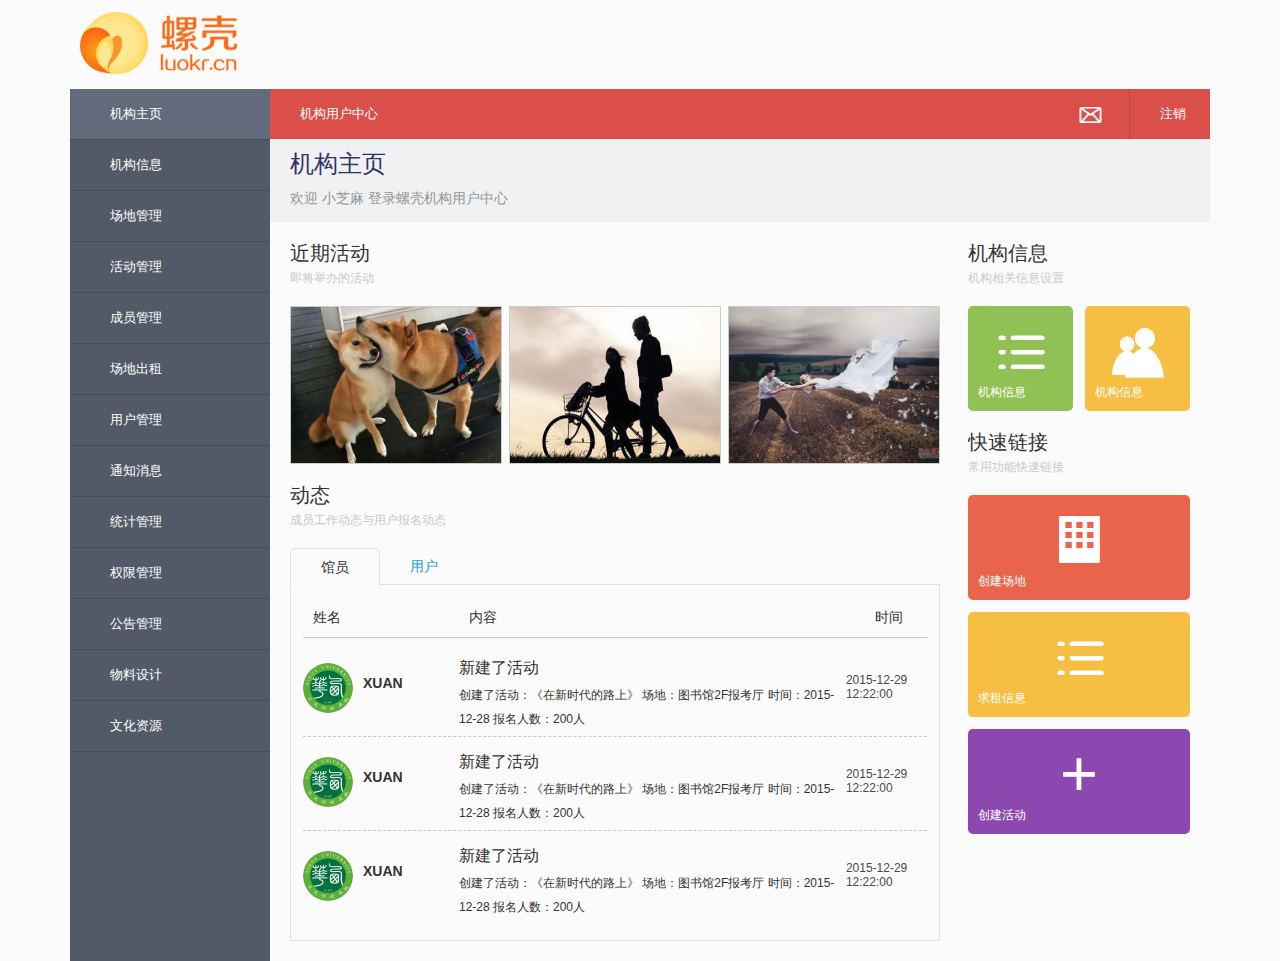
<file: demo/Culture/InstitutUserC.html>
﻿<!DOCTYPE html>
<html xmlns="http://www.w3.org/1999/xhtml">
<head>
<meta http-equiv="Content-Type" content="text/html; charset=utf-8"/>
    <title>机构用户中心</title>
    <link href="WebUI/css/base.css" rel="stylesheet" />
    <link href="WebUI/css/InstitutPublic.css" rel="stylesheet" />
    <link href="WebUI/css/InstitutUserC.css" rel="stylesheet" />
    <!--字体图标-->
    <link href="WebUI/font/iconfont.css" rel="stylesheet" />
    <!--滚动条样式-->
    <link href="WebUI/plugins/mCustomScrollbar/jquery.mCustomScrollbar.css" rel="stylesheet" />
</head>
<body>
    <div class="head">
        <a href="javascript://"><img src="WebUI/images/logo.png" /></a>
    </div>
    <div class="content" id="content">
        <div class="leftNav" id="leftNav">
            <ul>
                <li class="current"><a href="InstitutUserC.html">机构主页</a></li>
                <li><a href="InstitutMessage.html">机构信息</a></li>
                <li><a href="SiteManage.html">场地管理</a></li>
                <li><a href="ActivityManage.html">活动管理</a></li>
                <li><a href="MemberManage.html">成员管理</a></li>
                <li><a href="VenueRental.html">场地出租</a></li>
                <li><a href="UserManage.html">用户管理</a></li>
                <li><a href="javascript://">通知消息</a></li>
                <li><a href="javascript://">统计管理</a></li>
                <li><a href="javascript://">权限管理</a></li>
                <li><a href="javascript://">公告管理</a></li>
                <li><a href="javascript://">物料设计</a></li>
                <li><a href="CulturalResources.html">文化资源</a></li>
            </ul>
        </div>
        <div class="rightCont">
            <div class="right_head">
                <p>
                    <a href="javascript://"><i class="icon iconfont">&#xe604;</i></a>
                    <b></b>
                    <a href="javascript://">注销</a>
                </p>
                机构用户中心
            </div>
            <div class="jg_title">
                <h1>机构主页</h1>
                <p>欢迎 小芝麻  登录螺壳机构用户中心</p>
            </div>
            <div class="jgright_l">
                <div class="RecActiv">
                    <h2 class="title">
                        近期活动<br />
                        <b>即将举办的活动</b>
                    </h2>
                    <div class="ActivProlist">
                        <ul>
                            <li><a href="javascript://"><img src="WebUI/images/act-img01.png" /></a></li>
                            <li><a href="javascript://"><img src="WebUI/images/act-img02.png" /></a></li>
                            <li><a href="javascript://"><img src="WebUI/images/act-img04.png" /></a></li>
                        </ul>
                    </div>
                </div>
                <div class="member_activ">
                    <h2 class="title">
                        动态<br />
                        <b>成员工作动态与用户报名动态</b>
                    </h2>
                    <div class="member_activ">
                        <ul class="mem_switch">
                            <li class="e">馆员</li>
                            <li>用户</li>
                        </ul>
                        <div class="member_table">
                            <p class="member_head">
                                <span style="width:25%">姓名</span>
                                <span style="width:65%">内容</span>
                                <span style="width:10%; text-align:left;">时间</span>
                            </p>
                            <ul id="scroll">
                                <li>
                                    <div class="m_l">
                                        <a href="javascript://"><span><img src="WebUI/images/user1.png" /></span><b>XUAN</b></a>
                                    </div>
                                    <div class="m_m">
                                        <a href="javascript://">新建了活动</a>
                                        <p>创建了活动：《在新时代的路上》 场地：图书馆2F报考厅 时间：2015-12-28 报名人数：200人          </p>
                                    </div>
                                    <div class="m_r" style="text-align:left">2015-12-29<br />12:22:00</div>
                                </li>
                                <li>
                                    <div class="m_l">
                                        <a href="javascript://"><span><img src="WebUI/images/user1.png" /></span><b>XUAN</b></a>
                                    </div>
                                    <div class="m_m">
                                        <a href="javascript://">新建了活动</a>
                                        <p>创建了活动：《在新时代的路上》 场地：图书馆2F报考厅 时间：2015-12-28 报名人数：200人          </p>
                                    </div>
                                    <div class="m_r" style="text-align:left">2015-12-29<br />12:22:00</div>
                                </li>
                                <li>
                                    <div class="m_l">
                                        <a href="javascript://"><span><img src="WebUI/images/user1.png" /></span><b>XUAN</b></a>
                                    </div>
                                    <div class="m_m">
                                        <a href="javascript://">新建了活动</a>
                                        <p>创建了活动：《在新时代的路上》 场地：图书馆2F报考厅 时间：2015-12-28 报名人数：200人          </p>
                                    </div>
                                    <div class="m_r" style="text-align:left">2015-12-29<br />12:22:00</div>
                                </li>
                                <li>
                                    <div class="m_l">
                                        <a href="javascript://"><span><img src="WebUI/images/user1.png" /></span><b>XUAN</b></a>
                                    </div>
                                    <div class="m_m">
                                        <a href="javascript://">新建了活动</a>
                                        <p>创建了活动：《在新时代的路上》 场地：图书馆2F报考厅 时间：2015-12-28 报名人数：200人          </p>
                                    </div>
                                    <div class="m_r" style="text-align:left">2015-12-29<br />12:22:00</div>
                                </li>
                                <li>
                                    <div class="m_l">
                                        <a href="javascript://"><span><img src="WebUI/images/user.gif" /></span><b>XUAN</b></a>
                                    </div>
                                    <div class="m_m">
                                        <a href="javascript://">新建了活动</a>
                                        <p>创建了活动：《在新时代的路上》 场地：图书馆2F报考厅 时间：2015-12-28 报名人数：200人          </p>
                                    </div>
                                    <div class="m_r" style="text-align:left">2015-12-29<br />12:22:00</div>
                                </li>
                                <li>
                                    <div class="m_l">
                                        <a href="javascript://"><span><img src="WebUI/images/user.gif" /></span><b>XUAN</b></a>
                                    </div>
                                    <div class="m_m">
                                        <a href="javascript://">新建了活动</a>
                                        <p>创建了活动：《在新时代的路上》 场地：图书馆2F报考厅 时间：2015-12-28 报名人数：200人          </p>
                                    </div>
                                    <div class="m_r" style="text-align:left">2015-12-29<br />12:22:00</div>
                                </li>
                            </ul>
                        </div>
                    </div>
                </div>
            </div>
            <div class="jg_right">
                <div class="jgxx">
                    <h2 class="title">
                        机构信息<br />
                        <b>机构相关信息设置</b>
                    </h2>
                    <ul>
                        <li style=" background-color:#91c154">
                            <a href="javascript://">
                                <i class="icon iconfont">&#xe600;</i>
                                <span>机构信息</span>
                            </a>
                        </li>
                        <li style=" background-color:#f6be43">
                            <a href="javascript://">
                                <i class="icon iconfont" style="font-size:50px;">&#xe60f;</i>
                                <span>机构信息</span>
                            </a>
                        </li>
                    </ul>
                </div>
                <div class="kslj">
                    <h2 class="title">
                        快速链接<br />
                        <b>常用功能快速链接</b>
                    </h2>
                    <ul>
                        <li style=" background-color: #ea644b">
                            <a href="javascript://">
                                <i class="icon iconfont" style="font-size:45px;">&#xe610;</i>
                                <span>创建场地</span>
                            </a>
                        </li>
                        <li style=" background-color: #f6be43">
                            <a href="javascript://">
                                <i class="icon iconfont">&#xe600;</i>
                                <span>求租信息</span>
                            </a>
                        </li>
                        <li style=" background-color: #8c48af">
                            <a href="javascript://">
                                <i style="font-weight:normal;">+</i>
                                <span>创建活动</span>
                            </a>
                        </li>
                    </ul>
                </div>
            </div>
        </div>
    </div>
    <script src="WebUI/js/jquery-1.9.1.min.js"></script>
    <script src="WebUI/js/animate.js"></script>
    <!--滚动条js-->
    <script src="WebUI/plugins/mCustomScrollbar/jquery.mCustomScrollbar.concat.min.js"></script>
    <script>

        /******************机构主页动态--滚动条区域***************************/
        (function ($) {
            $(window).load(function () {
                $("#scroll").mCustomScrollbar({
                    autoHideScrollbar: true,
                    scrollInertia:280,
                    theme: "dark-org"
                });
            });
        })(jQuery);
        $(function () {
            //侧导航高度自适应
            onscrolls2();
            $(".mem_switch li").click(function () {
                $(this).addClass("e").siblings("li").removeClass("e");
            })
        })
    </script>
</body>
</html>
</file>
<file: css/style.css>
@-webkit-keyframes sdb {
  0% {
    opacity: 0;
  }
  30% {
    opacity: 1;
  }
  60% {
    box-shadow: 0 0 0 60px rgba(255, 255, 255, 0.1);
    opacity: 0;
  }
  100% {
    opacity: 0;
  }
}
@keyframes sdb {
  0% {
    opacity: 0;
  }
  30% {
    opacity: 1;
  }
  60% {
    box-shadow: 0 0 0 60px rgba(255, 255, 255, 0.1);
    opacity: 0;
  }
  100% {
    opacity: 0;
  }
}
body {
  font-family: 'Raleway', sans-serif;
}
h1.major,
h2.major,
h3.major,
h4.major,
h5.major,
h6.major {
  padding-bottom: 1em;
  border-bottom: solid 2px rgba(255, 255, 255, 0.125);
  margin-bottom: 20px;
}
a {
  color: #33A9B7;
}
a:hover,
a:focus {
  color: #00E4FF;
  text-decoration: none;
}
header {
  display: table;
  position: relative;
  width: 100%;
  height: 100vh;
  background-color: #292D48;
  background: -webkit-gradient(radial, center center, 0, center center, 500, from(#433763), to(#292D48));
  background: -moz-radial-gradient(circle, #433763, #292D48);
  background: -ms-radial-gradient(circle, #433763, #292D48);
  color: white;
}
header #particles {
  position: absolute;
  width: 100%;
  height: 100%;
  top: 0;
  left: 0;
}
header .vert-text {
  display: table-cell;
  position: relative;
  vertical-align: middle;
  text-align: center;
}
header .vert-text h1 {
  padding: 0;
  margin: 0;
  font-size: 4.5em;
  font-weight: 700;
}
header .vert-text .scroll-down {
  display: block;
  position: absolute;
  bottom: 20%;
  left: 50%;
  color: #fff;
  -webkit-transform: translate(0, -50%);
  transform: translate(0, -50%);
  -webkit-transition: opacity 0.5s;
  -o-transition: opacity 0.5s;
  transition: opacity 0.5s;
}
header .vert-text .scroll-down:hover {
  opacity: 0.5;
}
header .vert-text .scroll-down::after {
  position: absolute;
  content: '';
  width: 16px;
  height: 16px;
  margin: -12px 0 0 -8px;
  border-left: 1px solid #fff;
  border-bottom: 1px solid #fff;
  -webkit-transform: rotate(-45deg);
  transform: rotate(-45deg);
  box-sizing: border-box;
}
header .vert-text .scroll-down::before {
  position: absolute;
  top: -22px;
  left: -22px;
  z-index: -1;
  content: '';
  width: 44px;
  height: 44px;
  box-shadow: 0 0 0 0 rgba(255, 255, 255, 0.1);
  border-radius: 100%;
  opacity: 0;
  -webkit-animation: sdb 3s infinite;
  animation: sdb 3s infinite;
  box-sizing: border-box;
}
#about {
  padding: 50px 0;
  background-color: #6caaaf;
  color: white;
}
#about .service-item {
  margin-bottom: 15px;
}
.service-icon {
  border: 2px solid rgba(255, 255, 255, 0.125);
  border-radius: 50%;
  font-size: 56px;
  width: 140px;
  height: 140px;
  line-height: 136px;
  vertical-align: middle;
}
#projects {
  padding: 50px 0;
  background-color: #312450;
  color: white;
}
#projects .major {
  border-bottom: solid 2px rgba(255, 255, 255, 0.125);
}
#projects .inner {
  border: 1px solid rgba(255, 255, 255, 0.05);
  border-radius: 0.25em;
}
#contacts {
  padding: 100px 0;
  background-color: #493382;
  color: white;
}
#contacts .social {
  padding-bottom: 20px;
  border-bottom: solid 2px rgba(255, 255, 255, 0.125);
}
.project-item {
  width: 250px;
  margin: 10px auto 20px auto;
  padding: 10px 15px;
  border: solid 1px rgba(255, 255, 255, 0.15);
  background: rgba(255, 255, 255, 0.05);
  box-shadow: 0 0px 0px -5px #fff;
  border-radius: 0.25em;
  transition: all 0.5s ease;
}
.project-item:hover {
  box-shadow: 0 5px 20px -5px #fff;
}
.project-item .icon {
  height: 128px;
  width: 100%;
  margin: 10px 0;
}
.navbar {
  background-color: #33A9B7;
  border-color: #292D48;
}
.navbar.navbar-default .navbar-brand {
  color: white;
}
.navbar.navbar-default .navbar-nav > li > a {
  color: white;
}
.navbar.navbar-default .navbar-toggle {
  border-color: white;
}
.navbar.navbar-default .navbar-toggle:hover,
.navbar.navbar-default .navbar-toggle:focus {
  background-color: #433763;
}
.navbar.navbar-default .navbar-toggle .icon-bar {
  background-color: white;
}
</file>
<file: demo/calendar/css/calendar_finish3.css>
body {
  margin: 0;
  position: relative;
}
ul {
  margin: 0;
  padding: 0;
  list-style: none;
}
h2,
h3 {
  margin: 0;
  padding: 0;
}
img {
  border: none;
}
input {
  margin: 0;
  padding: 0;
}
#zhankai {
  width: 30px;
  height: 50px;
  font: 15px/50px arial;
  text-align: center;
  background: #1f4386;
  color: white;
  position: fixed;
  top: 200px;
  left: 0;
  border: 2px solid black;
  border-left: none;
  padding: 0 10px;
  z-index: 99999999;
  cursor: pointer;
  display: none;
}
#cal_wrap {
  background: #1f4386;
  width: 320px;
  height: 736px;
  padding: 20px;
  border: 1px solid rgba(255, 255, 255, 0.5);
  position: fixed;
  top: 0;
  left: 0px;
}
#cal_wrap .suolue {
  width: 30px;
  height: 30px;
  position: absolute;
  top: -4px;
  right: -4px;
  cursor: pointer;
}
#cal_wrap #bgimg {
  position: absolute;
  top: 36px;
  right: 36px;
  width: 20%;
  height: 9%;
  z-index: 999;
  opacity: 0.8;
  cursor: pointer;
}
#cal_wrap #bgimg:hover {
  opacity: 1;
}
#cal_wrap #shadowbox {
  width: 360px;
  height: 1000px;
  position: absolute;
  left: 0px;
  top: 0px;
  background: rgba(0, 0, 0, 0.5);
  display: none;
  z-index: 99;
}
#cal_wrap #timer_box {
  width: 320px;
  height: 112px;
  border-bottom: 1px solid rgba(255, 255, 255, 0.5);
  background-color: rgba(225, 225, 225, 0.2);
}
#cal_wrap #timer_box .time_detail {
  width: 300px;
  height: 70px;
  padding: 10px 10px 0 10px;
  font: 50px/70px arial;
  color: white;
}
#cal_wrap #timer_box .date_detail {
  width: 310px;
  height: 32px;
  padding: 0 10px 10px 10px;
  font: bolder 15px/22px arial;
  color: #6192b3;
  cursor: pointer;
}
#cal_wrap #timer_box .date_detail:hover {
  color: white;
}
#cal_wrap #calendar_box {
  width: 320px;
  border-bottom: 1px solid rgba(255, 255, 255, 0.5);
  background-color: rgba(225, 225, 225, 0.2);
}
#cal_wrap #calendar_box .time_btn {
  width: 300px;
  height: 16px;
  font: 15px/16px arial;
  color: white;
  padding: 16px 10px 0 10px;
}
#cal_wrap #calendar_box .time_btn .YearanfMonth {
  display: inline-block;
  width: 100px;
  height: 16px;
  float: left;
  cursor: pointer;
}
#cal_wrap #calendar_box .time_btn .prev,
#cal_wrap #calendar_box .time_btn .next {
  display: inline-block;
  height: 16px;
  float: right;
  cursor: pointer;
  margin-left: 10px;
}
#cal_wrap #calendar_box .time_btn .prev img,
#cal_wrap #calendar_box .time_btn .next img {
  height: 16px;
  width: 20px;
}
#cal_wrap #calendar_box .cal_content {
  width: 320px;
  height: 340px;
  overflow: hidden;
}
#cal_wrap #calendar_box .cal_content ul {
  padding: 0;
  margin: 0;
  list-style: none;
}
#cal_wrap #calendar_box .cal_content .ul1 {
  width: 308px;
  height: 52px;
  padding: 0 6px;
}
#cal_wrap #calendar_box .cal_content .ul1 li {
  width: 44px;
  height: 52px;
  display: inline-block;
  text-align: center;
  font: 15px/52px "微软雅黑";
  color: white;
}
#cal_wrap #calendar_box .cal_content .ul2 {
  width: 308px;
  padding: 0 6px;
}
#cal_wrap #calendar_box .cal_content .ul2 li {
  width: 44px;
  height: 48px;
  display: inline-block;
  text-align: center;
  font: 15px/48px "微软雅黑";
  color: white;
  vertical-align: top;
  cursor: default;
}
#cal_wrap #calendar_box .cal_content .ul2 li:not(.selectedDay):hover {
  width: 40px;
  height: 43px;
  border: 2px solid rgba(255, 255, 255, 0.7);
  font: 15px/43px "微软雅黑";
  vertical-align: text-top;
  background: none;
}
#cal_wrap #calendar_box .cal_content .ul2 .selectedDay {
  width: 40px;
  height: 44px;
  border: 2px solid rgba(255, 255, 255, 0.7);
  background-color: #0078d7;
}
#cal_wrap #rightmune {
  width: 110px;
  height: 20px;
  font: 15px/20px "微软雅黑";
  text-align: center;
  color: white;
  border: 2px solid rgba(255, 255, 255, 0.7);
  background-color: #0078d7;
  padding: 5px;
  cursor: pointer;
  position: absolute;
  left: 0;
  top: 0;
  display: none;
  z-index: 999;
}
#cal_wrap #notedetail {
  width: 320px;
  background-color: rgba(225, 225, 225, 0.4);
  display: none;
  position: absolute;
  bottom: 0;
  z-index: 99999;
  border-radius: 5px;
}
#cal_wrap #notedetail .titleName {
  width: 300px;
  height: 30px;
  padding: 20px 10px;
  font: 18px/30px "微软雅黑";
  color: white;
  text-align: center;
}
#cal_wrap #notedetail .eventName {
  width: 300px;
  height: 30px;
  padding: 10px;
  font: 16px/30px "微软雅黑";
  color: white;
}
#cal_wrap #notedetail .eventName #eventText {
  width: 220px;
  height: 30px;
  background: rgba(255, 255, 255, 0.2);
  border: none;
  border-radius: 2px;
  color: white;
  outline: #0078d7;
  text-indent: 1em;
  font: bold 16px/30px "微软雅黑";
}
#cal_wrap #notedetail .alertTime {
  width: 300px;
  height: 30px;
  padding: 10px;
  font: 16px/30px "微软雅黑";
  color: white;
}
#cal_wrap #notedetail .alertTime #alertText {
  width: 216px;
  height: 30px;
  background: rgba(255, 255, 255, 0.2);
  border: none;
  border-radius: 2px;
  color: white;
  outline: #0078d7;
  text-indent: 1em;
  font: bold 15px/30px "微软雅黑";
}
#cal_wrap #notedetail .eventDetail {
  margin: 10px;
  width: 300px;
  height: 200px;
  background: rgba(255, 255, 255, 0.7);
  border: none;
  border-radius: 2px;
  color: black;
  outline: #0078d7;
  text-indent: 2em;
  font: bold 15px/30px "微软雅黑";
}
#cal_wrap #notedetail .sureOrcancel {
  width: 300px;
  height: 30px;
  padding: 10px;
  font: 16px/30px "微软雅黑";
  color: white;
}
#cal_wrap #notedetail .sureOrcancel #sure,
#cal_wrap #notedetail .sureOrcancel #cancel {
  width: 80px;
  height: 30px;
  font: bold 14px/30px "微软雅黑";
  color: white;
  background: rgba(255, 255, 255, 0.2);
  text-align: center;
  outline: none;
  cursor: pointer;
  border-radius: 5px;
  vertical-align: top;
  margin-left: 40px;
}
#cal_wrap #notedetail .outstyle {
  width: 300px;
  height: 30px;
  padding: 10px;
  font: 16px/30px "微软雅黑";
  color: white;
}
#cal_wrap #noteamend {
  width: 320px;
  background-color: rgba(225, 225, 225, 0.4);
  display: none;
  position: absolute;
  bottom: 0;
  z-index: 99999;
  border-radius: 5px;
}
#cal_wrap #noteamend .titleName {
  width: 300px;
  height: 30px;
  padding: 20px 10px;
  font: 18px/30px "微软雅黑";
  color: white;
  text-align: center;
}
#cal_wrap #noteamend .eventName {
  width: 300px;
  height: 30px;
  padding: 10px;
  font: 16px/30px "微软雅黑";
  color: white;
}
#cal_wrap #noteamend .eventName #eventText1 {
  width: 220px;
  height: 30px;
  background: rgba(255, 255, 255, 0.2);
  border: none;
  border-radius: 2px;
  color: white;
  outline: #0078d7;
  text-indent: 1em;
  font: bold 16px/30px "微软雅黑";
}
#cal_wrap #noteamend .alertTime {
  width: 300px;
  height: 30px;
  padding: 10px;
  font: 16px/30px "微软雅黑";
  color: white;
}
#cal_wrap #noteamend .alertTime #alertText1 {
  width: 216px;
  height: 30px;
  background: rgba(255, 255, 255, 0.2);
  border: none;
  border-radius: 2px;
  color: white;
  outline: #0078d7;
  text-indent: 1em;
  font: bold 15px/30px "微软雅黑";
}
#cal_wrap #noteamend .eventDetail {
  margin: 10px;
  width: 300px;
  height: 200px;
  background: rgba(255, 255, 255, 0.7);
  border: none;
  border-radius: 2px;
  color: black;
  outline: #0078d7;
  text-indent: 2em;
  font: bold 15px/30px "微软雅黑";
}
#cal_wrap #noteamend .sureOrcancel {
  width: 300px;
  height: 30px;
  padding: 10px;
  font: 16px/30px "微软雅黑";
  color: white;
}
#cal_wrap #noteamend .sureOrcancel #amend,
#cal_wrap #noteamend .sureOrcancel #cancel1 {
  width: 80px;
  height: 30px;
  font: bold 14px/30px "微软雅黑";
  color: white;
  background: rgba(255, 255, 255, 0.2);
  text-align: center;
  outline: none;
  cursor: pointer;
  border-radius: 5px;
  vertical-align: top;
  margin-left: 40px;
}
#cal_wrap #noteamend .outstyle {
  width: 300px;
  height: 30px;
  padding: 10px;
  font: 16px/30px "微软雅黑";
  color: white;
}
#cal_wrap #note_box {
  width: 320px;
  height: 260px;
  background-color: rgba(225, 225, 225, 0.2);
  position: relative;
}
#cal_wrap #note_box .addicon {
  width: 20px;
  height: 20px;
  font: bold 20px/20px arial;
  text-align: center;
  color: white;
  position: absolute;
  top: 38px;
  right: 8px;
  border-radius: 50%;
  cursor: pointer;
}
#cal_wrap #note_box .titleName {
  width: 100%;
  height: 30px;
}
#cal_wrap #note_box .titleName h2 {
  width: 100%;
  height: 30px;
  text-align: center;
  font: bold 18px/30px "微软雅黑";
  color: #ffffff;
}
#cal_wrap #note_box .notelist {
  width: 300px;
  height: 210px;
  margin: 10px;
  background: rgba(255, 255, 255, 0.2);
  border-radius: 5px;
}
#cal_wrap #note_box .notelist .list_ul {
  width: 280px;
  height: 190px;
  padding: 10px;
  overflow: auto;
}
#cal_wrap #note_box .notelist .list_ul li {
  width: 260px;
  height: 80px;
  border-radius: 5px;
  overflow: hidden;
  margin: 5px 0;
  padding: 0 10px;
  background: rgba(255, 255, 255, 0.2);
  cursor: pointer;
  position: relative;
}
#cal_wrap #note_box .notelist .list_ul li h3 {
  height: 25px;
  font: bold 18px/25px arial;
  text-overflow: ellipsis;
  white-space: nowrap;
  overflow: hidden;
}
#cal_wrap #note_box .notelist .list_ul li .content_note {
  height: 25px;
  font: 14px/25px "微软雅黑";
  text-overflow: ellipsis;
  white-space: nowrap;
  overflow: hidden;
}
#cal_wrap #rightmunel1 {
  width: 110px;
  height: 20px;
  font: 15px/20px "微软雅黑";
  text-align: center;
  color: white;
  border: 2px solid rgba(255, 255, 255, 0.7);
  background-color: #0078d7;
  padding: 5px;
  cursor: pointer;
  position: absolute;
  left: 0;
  top: 0;
  display: none;
  z-index: 999;
}
#cal_wrap #select_month {
  width: 320px;
  height: 320px;
  position: absolute;
  top: 185px;
  left: 20px;
  z-index: -999;
  opacity: 0;
  color: #ffffff;
}
#cal_wrap #select_month .month_list {
  width: 100%;
  height: 100%;
}
#cal_wrap #select_month .month_list li {
  float: left;
  width: 80px;
  height: 80px;
  margin-top: 26px;
  text-align: center;
  font: 16px/80px arial;
  cursor: pointer;
}
#cal_wrap #select_month .month_list .firstLine {
  margin-top: 13px;
}
#cal_wrap #select_month .month_list li:hover {
  border: 2px solid rgba(255, 255, 255, 0.7);
  box-sizing: border-box;
  vertical-align: top;
  line-height: 76px;
}
#cal_wrap .background-color {
  background-color: rgba(225, 225, 225, 0.2);
}
#bk {
  width: 218px;
  height: 248px;
  position: absolute;
  top: 0;
  left: 830px;
  background: #6cb2d9;
  padding: 0 10px;
  display: none;
  backface-visibility: hidden;
  -webkit-transform-style: preserve-3d;
  -moz-transform-style: preserve-3d;
  transform-style: preserve-3d;
  -webkit-perspective: 40px;
  -moz-perspective: 400px;
  -o-perspective: 400px;
  perspective: 400px;
  -webkit-perspective-origin: center;
  -moz-perspective-origin: center;
  -o-perspective-origin: center;
  perspective-origin: center;
  -webkit-transform: rotateY(-180deg);
  -moz-transform: rotateY(-180deg);
  -o-transform: rotateY(-180deg);
  transform: rotateY(-180deg);
  -webkit-transform-origin: center center 0;
  -moz-transform-origin: center center 0;
  -o-transform-origin: center center 0;
  transform-origin: center center 0;
  transition: all 1s;
}
#bk .set {
  width: 100px;
  height: 30px;
  font: 14px/30px arial;
  padding: 8px 0px 4px ;
  color: white;
  text-shadow: 0px 0px 4px 4px #4b7c97;
}
#bk #inp {
  width: 218px;
  height: 30px;
  background: #4b7c97;
  border: none;
  outline: none;
  border-radius: 6px;
  -webkit-border-radius: 6px;
  -moz-border-radius: 6px;
  -o-border-radius: 6px;
  text-indent: 2em;
  color: white;
}
#bk #search {
  width: 60px;
  height: 24px;
  text-align: center;
  color: #000000;
  border: 1px solid black;
  outline: none;
  background: ghostwhite;
  margin-top: 30px;
  margin-left: 20px;
  border-radius: 4px;
  -webkit-border-radius: 4px;
  -moz-border-radius: 4px;
  -o-border-radius: 4px;
  cursor: pointer;
}
#bk #tip {
  display: inline-block;
  height: 24px;
  font: 6px/24px arial;
  margin-left: 10px;
  color: rgba(0, 0, 0, 0.8);
}
#bk #OKset {
  width: 60px;
  height: 24px;
  text-align: center;
  color: #000000;
  border: 1px solid black;
  outline: none;
  background: ghostwhite;
  margin: 70px 79px;
  border-radius: 4px;
  -webkit-border-radius: 4px;
  -moz-border-radius: 4px;
  -o-border-radius: 4px;
  cursor: pointer;
}
#weather {
  width: 238px;
  height: 248px;
  position: absolute;
  top: 0;
  left: 830px;
  display: none;
  backface-visibility: hidden;
  -webkit-transform-style: preserve-3d;
  -moz-transform-style: preserve-3d;
  transform-style: preserve-3d;
  -webkit-perspective: 40px;
  -moz-perspective: 400px;
  -o-perspective: 400px;
  perspective: 400px;
  -webkit-perspective-origin: center;
  -moz-perspective-origin: center;
  -o-perspective-origin: center;
  perspective-origin: center;
  -webkit-transform: rotateY(0deg);
  -moz-transform: rotateY(0deg);
  -o-transform: rotateY(0deg);
  transform: rotateY(0deg);
  -webkit-transform-origin: center center 0;
  -moz-transform-origin: center center 0;
  -o-transform-origin: center center 0;
  transform-origin: center center 0;
  transition: all 1s;
}
#weather .bg_w {
  position: absolute;
  left: 0;
  width: 100%;
  height: 100%;
  z-index: -999;
}
#weather .city_sinformation {
  width: 90%;
  height: 60%;
  padding-left: 10% ;
  background: rgba(255, 255, 255, 0.5);
  overflow: hidden;
  color: rgba(255, 255, 255, 0.8);
}
#weather .city_sinformation .temp {
  width: 100%;
  height: 70px;
  font-size: 3em;
  line-height: 70px;
  font-weight: bolder;
}
#weather .city_sinformation .address {
  width: 30%;
  height: 30px;
  font: bold 16px/30px arial;
}
#weather .city_sinformation .address span {
  margin-left: 4%;
  font-weight: 900;
  cursor: pointer;
}
#weather .city_sinformation .direction {
  width: 100%;
  height: 30px;
  font: bold 16px/30px arial;
}
#weather .feature_weather {
  width: 100%;
  height: 40%;
  background: rgba(0, 0, 0, 0.2);
  color: white;
}
#weather .feature_weather div {
  float: left;
  width: 33.333%;
  height: 33.333%;
  height: 100%;
}
#weather .feature_weather div span {
  display: block;
  padding-top: 4px;
  width: 100%;
  height: 20px;
  font: 15px/20px arial;
  text-align: center;
}
#weather .feature_weather div .tianqi {
  width: 100%;
  height: 50px;
  font: 28px/50px arial;
  border: none;
  vertical-align: top;
}
#weather .feature_weather div:hover {
  background: rgba(0, 0, 0, 0.1);
}
</file>
<file: demo/Culture/WebUI/css/base.css>
﻿/*公用样式*/
html{-webkit-font-smoothing:antialiased;}
body{margin:0;padding:0;}
body,div,dl,dt,dd,ul,ol,li,h1,h2,h3,h4,h5,h6,form,fieldset,input,textarea,p,th,td,label,span,a
{padding:0;margin:0;font-size:12px;font-family:"微软雅黑","YouYuan","Helvetica","黑体",Arial,\5B8B\4F53,sans-serif; color:#494949;}
fieldset,img,input{border:0 none;}
ol,ul,li{list-style:none;}
h1,h2,h3,h4,h5,h6{font-weight:normal;}
sup{vertical-align:text-top;}
sub{vertical-align:text-bottom;}
input:focus{outline:none;}
.radio{margin:4px;width:14px;height:14px;vertical-align:middle;_margin:7px 0 0 4px;_vertical-align:baseline;}
.checkbox{margin:4px;width:14px;height:14px;vertical-align:middle;_margin:12px 4px 0 4px;_vertical-align:baseline;}
a{text-decoration:none;}
a:hover {color:#ba2636;text-decoration:underline;}
a:active {color:#ba2636;}
.cursor{cursor:pointer;}
.cursorm{cursor:move;}
.weight{ font-size:14px; font-weight:bold;}
.fleft{float:left}
.fright{float:right}
.fnone{float:none;}
.fclear{clear:both;height:0;overflow:hidden;}
.absolute{position:absolute;}
.relative{position:relative;}
.tleft{text-align:left}
.tright{text-align:right}
.tcenter{text-align:center}
.hidden{}
.inline{display:inline;}
.block{display:block;}
.nobg{background:none;}
.underline{text-decoration:underline;}
.noborder{border:0;}
.clear{clear:both}
a {blr:expression(this.onFocus=this.blur());outline:none;}
a:hover{ text-decoration:none}
.marginTop10{ margin-top:10px;}
</file>
<file: demo/Culture/WebUI/font/iconfont.css>
@font-face {font-family: "iconfont";
  src: url('iconfont.eot?t=1459230131'); /* IE9*/
  src: url('iconfont.eot?t=1459230131#iefix') format('embedded-opentype'), /* IE6-IE8 */
  url('iconfont.woff?t=1459230131') format('woff'), /* chrome, firefox */
  url('iconfont.ttf?t=1459230131') format('truetype'), /* chrome, firefox, opera, Safari, Android, iOS 4.2+*/
  url('iconfont.svg?t=1459230131#iconfont') format('svg'); /* iOS 4.1- */
}

.iconfont {
  font-family:"iconfont" !important;
  font-size:16px;
  font-style:normal;
  -webkit-font-smoothing: antialiased;
  -webkit-text-stroke-width: 0.2px;
  -moz-osx-font-smoothing: grayscale;
}
.icon-guanbi:before { content: "\e605"; }
.icon-shanchu:before { content: "\e60c"; }
.icon-shezhi:before { content: "\e60e"; }
.icon-zuojiantou:before { content: "\e601"; }
.icon-jiantouyou:before { content: "\e602"; }
.icon-xiazai:before { content: "\e60b"; }
.icon-edit_resume:before { content: "\e606"; }
.icon-xiaoxiguanli:before { content: "\e604"; }
.icon-shouyezhuyetubiao05:before { content: "\e603"; }
.icon-huifu:before { content: "\e60d"; }
.icon-danrenzuowei:before { content: "\e609"; }
.icon-jiantou:before { content: "\e607"; }
.icon-jiantoushang:before { content: "\e608"; }
.icon-tianjia:before { content: "\e60a"; }
.icon-daohang-copy:before { content: "\e600"; }
.icon-zhuyaojiatingchengyuan:before { content: "\e60f"; }
.icon-chuanghu:before { content: "\e610"; }
</file>
<file: demo/Culture/WebUI/css/bootstarp.units.css>
﻿@charset "utf-8";

.form-body { font-size: 14px; }
.form-horizontal .form-group { margin-bottom: 15px; }
.form-horizontal .form-group, .form-horizontal .form-group .controls { overflow: hidden; }

label { }
label, input, button, select, textarea, .form-horizontal .form-control-static { }
.control-label {color:#797979; font-size: 14px; font-weight: normal; line-height: 20px; margin-bottom: 5px; }
.form-horizontal .control-label { float: left; width: 160px; padding-top: 5px; text-align: right; margin-right: 10px; display: block; }
.form-horizontal .form-control-static { padding-top: 5px; line-height: 20px; }
.form-control { display: inline-block; width: 126px; height: 20px; padding: 4px 6px; font-size: 14px; line-height: 20px; background-color: #fff; border: 1px solid #ccc; color: #555; vertical-align: middle; border-radius: 0; }

.help-block { display: inline-block; padding-top: 6px; padding-left: 5px; }

select.form-control, input[type="file"].form-control { height: 30px; line-height: 30px; }
.col-md-1, .col-md-2, .col-md-3, .col-md-4, .col-md-5 { float: left; margin-left: 20px; }
.col-md-1:first-child, .col-md-2:first-child, .col-md-3:first-child, .col-md-4:first-child, .col-md-5:first-child { margin-left: 0; }
.col-md-1 { width: 60px; }
.col-md-2 { width: 140px; }
.col-md-3 { width: 220px; }
.col-md-4 { width: 300px; }
.col-md-5 { width: 380px; }
.col-md-6 { width: 460px; }
.col-md-7 { width: 540px; }
.col-md-8 { width: 620px; }


input.col-md-1, textarea.col-md-1 { width: 46px; }
input.col-md-2, textarea.col-md-2 { width: 126px; }
input.col-md-3, textarea.col-md-3 { width: 206px; }
input.col-md-4, textarea.col-md-4 { width: 286px; }
input.col-md-5, textarea.col-md-5 { width: 366px; }
input.col-md-6, textarea.col-md-6 { width: 446px; }
.no-space { margin-left: 0; margin-right: 0; float: none; }
.clearfix:before,
.clearfix:after,
.container:before,
.container:after,
.row:before,
.row:after { content: " "; display: table; }

.clearfix:after,
.container:after,
.row:after { clear: both; }


.center-block { display: block; margin-left: auto; margin-right: auto; }
button, html input[type="button"], input[type="reset"], input[type="submit"] { cursor: pointer; -webkit-appearance: button; }
.btn { display: inline-block; padding: 4px 30px 6px; margin-bottom: 0; font-size: 14px; line-height: 18px; color: #333; text-align: center; text-shadow: 0 1px 1px rgba(255,255,255,0.75); vertical-align: middle; cursor: pointer; background-color: #f5f5f5;border: 1px solid #e4e4e4; border-radius:4px;}

.fileinput-button { position: relative; overflow: hidden; }
.fileinput-button input { position: absolute; top: 0; right: 0; margin: 0; opacity: 0; filter: alpha(opacity=0); transform: translate(-300px, 0) scale(4); font-size: 23px; direction: ltr; cursor: pointer; }
.btn:hover,
.btn:focus,
.btn:active,
.btn.active,
.btn.disabled,
.btn[disabled] { color: #333333; background-color: #e6e6e6; border-color: #ccc;outline:none;}

.btn:active,
.btn.active { background-color: #cccccc \9; }
.btn:hover,
.btn:focus { color: #333333; text-decoration: none; background-position: 0 -15px; -webkit-transition: background-position 0.1s linear; -moz-transition: background-position 0.1s linear; -o-transition: background-position 0.1s linear; transition: background-position 0.1s linear; }

.btn:focus { outline: thin dotted #333; outline: 5px auto -webkit-focus-ring-color; outline-offset: -2px; }

.btn.active,
.btn:active { background-image: none; outline: 0; -webkit-box-shadow: inset 0 2px 4px rgba(0, 0, 0, 0.15), 0 1px 2px rgba(0, 0, 0, 0.05); -moz-box-shadow: inset 0 2px 4px rgba(0, 0, 0, 0.15), 0 1px 2px rgba(0, 0, 0, 0.05); box-shadow: inset 0 2px 4px rgba(0, 0, 0, 0.15), 0 1px 2px rgba(0, 0, 0, 0.05); }

.btn.green { color: #fff;background-color: #66cc99;border-color: #66cc99;}
.btn.green:hover,
.btn.green:focus,
.btn.green:active,
.btn.green.active,
.btn.green.disabled,
.btn.green[disabled] { color: #fff;border-color: #04bd61; background-color: #1dca74;}

.btn.green:active,
.btn.green.active { background-color: #408140 \9; }

.btn.orange { color: #fff;background-color: #fb7c0a;border-color: #fb7c0a;}
.btn.orange:hover,
.btn.orange:focus,
.btn.orange:active,
.btn.orange.active,
.btn.orange.disabled,
.btn.orange[disabled] { color: #fff;border-color: #fb7c0a; background-color: #fb7c0a;}

.btn.orange:active,
.btn.orange.active { background-color: #fb7c0a \9; }

.pull-left { float: left; }
.pull-right { float: right; }
.media, .media-body { overflow: hidden; position: relative; }

hr { margin: 15px 0; border: 0; border-top: 1px solid #d2d2d2; border-bottom: 1px solid #ffffff; }
hr.hr-br { margin: 5px 0; border-color: transparent; }

.text-left { text-align: left; }
.text-center { text-align: center; }
.text-right { text-align: right; }
.badge { display: inline-block; padding: 2px 4px; font-size: 11.844px; line-height: 14px; color: #fff; white-space: nowrap; vertical-align: baseline; background-color: #999; border-radius: 4px; }



.checkbox-inline, .radio-inline { position: relative; display: inline-block; padding-left: 20px; margin-bottom: 0; font-weight: 400; vertical-align: middle; cursor: pointer; }
.form-horizontal .checkbox, .form-horizontal .checkbox-inline, .form-horizontal .radio, .form-horizontal .radio-inline { margin-top: 0; margin-bottom: 0; margin-right: 5px; }
.checkbox input[type=checkbox], .checkbox-inline input[type=checkbox], .radio input[type=radio], .radio-inline input[type=radio] { position: absolute; margin-top: 4px\9; margin-left: -20px; top: 4px; }
.radio-inline input[type=radio] { top: 3px; left: 21px; }

.click-link { color: #169BD5; margin-left: 5px; }
.click-link.pull-right { margin-top: 3px; }


.tab-content > .tab-pane, .pill-content > .pill-pane { display: none; }
.tab-content > .active, .pill-content > .active { display: block; }
.fade { opacity: 0; -webkit-transition: opacity .15s linear; -moz-transition: opacity .15s linear; -o-transition: opacity .15s linear; transition: opacity .15s linear; }
.fade.in { opacity: 1; }

.nav-tabs > li { float: left; }
.nav-tabs > li > a { display: block; }

.border { border: 1px solid #ddd; }

.label-block .label-dlt { display: block; }

.img img { max-width: 100%; *width: 100%; }

/* -- them -- */
.text-blue { color: #3399CC; }
.text-orange { color: #FF9900; }
.text-gray { color: #AEAEAE; }
.layer-body h2 { font-size: 18px; line-height: 38px; }
.controls input[disabled="disabled"]{ background-color:#ccc}
.controls span{ line-height:28px; font-size:14px;}
</file>
<file: demo/Culture/WebUI/css/InstitutPublic.css>
﻿body { background-color: #fbfbfb; }
.head { height: 62px; padding: 12px 10px 15px; width: 1120px; margin: 0 auto; }
.content { width: 1140px; margin: 0 auto; position: relative; }
.leftNav { float: left; width: 200px; background-color: #525a67; position: relative; }
.leftNav li { height: 50px; border-bottom: #494d53 1px solid; text-indent: 40px; line-height: 50px; cursor: pointer; }
.leftNav li a { color: #fff; font-size: 13px; display: block; }
.leftNav li.current { background-color: #636a7c; }
.rightCont { float: right; width: 940px; }
.right_head { height: 50px; background-color: #da4f4a; font-size: 13px; color: #fff; text-indent: 30px; line-height: 50px; }
.right_head p { float: right; width: 161px; height: 50px; }
.right_head p a i { font-size: 23px; text-align: center; }
.right_head p a { font-size: 13px; color: #fff; width: 80px; height: 50px; float: left; }
.right_head p b { height: 50px; width: 0px; border-right: #bc4440 1px solid; float: left; overflow: hidden; }
.jg_title { height: 83px; background-color: #f0f1f3; text-indent: 20px; overflow: hidden; }
.jg_title h1 { color: #333366; font-size: 24px; line-height: 50px; }
.jg_title p { color: #949494; font-size: 14px; line-height: 18px; }
.jg_title a { float: right; line-height: 83px; padding-right: 25px; color: #169bd5; font-size: 13px; }
.jg_title a.click-link { float: right; line-height: 83px; padding-right: 25px; color: #169bd5; font-size: 13px; }

.adds { padding: 20px 30px; border: 1px solid #d2d2d2; border-radius: 8px; margin-left: 20px; margin-top: 20px; }
.adds h2 { font-size: 18px; margin-bottom: 20px; }
.adds h3 { padding: 7px 0; border-bottom: 1px solid #d2d2d2; margin-bottom: 15px; font-size: 20px; }
.adds h3 i { display: inline-block; width: 24px; height: 24px; line-height: 24px; background: #525a67; font-style: normal; text-align: center; border-radius: 24px; color: #fff; margin-right: 10px; }
.adds .control-label { width: 120px; }
/**表单样式控制*/
.controls input, .controls textarea { color: #d2d2d2; border: #ccc 1px solid; background-color: #fff; }
/*点击输入状态颜色变深*/
.OK input, .OK textarea { color: #494949; border-color: #b0afaf; }
/*成功状态*/
.success input, .success textarea { background-color: #dff0d8; border-color: #d6e9c6; color: #494949; }
/*警告状态*/
.warning input, .warning textarea { background-color: #fcf8e3; border-color: #faebcc; color: #8a6d3b; }
/*错误状态*/
.error input, .error textarea { background-color: #f2dede; border-color: #ebccd1; color: #a94442; }
/*文件上传*/
.file_upload { background-color: #fff; border: 1px dashed #999; height: 180px; position: relative; width: 350px; }
.file_upload span { color: #bcbcbc; left: 0; line-height: 180px; position: absolute; text-align: center; top: 0; width: 100%;font-size:14px; }
</file>
<file: demo/Culture/WebUI/css/ActivityManage.css>
﻿@charset "utf-8";
.jg_title { position: relative; }
.silde-content h2 { border-left: 8px solid #636a7c; font-size: 24px; height: 25px; line-height: 25px; margin-bottom: 20px; margin-left: 5px; padding-left: 35px; }
.bm_swtich_all { position: absolute; left: 15px; bottom: 0; }
.bm_swtich { height: 32px; text-indent: 0; }
.bm_swtich li { float: left; color: #797979; font-size: 14px; padding: 0 8px; line-height: 24px; margin-right: 8px; cursor: pointer; min-width: 54px; text-align: center; }
.bm_swtich li.e { color: #da4f4a; }
.bm_swtich_line { min-width: 55px; padding: 0 8px; border-bottom: #da4f4a 4px solid; position: absolute; left: 0; bottom: 0; }


.rightCont .mod-act { padding: 20px 0 20px 0;  background-color:#fff;}
.all_bm_cont{ padding:0 20px 0 50px;}

.bm_list_cont { display: none; }
.bm_list_cont li { border: #e4e4e4 1px solid; position: relative;  background-color:#fcfcfc}
.bm_list_cont li dl { padding: 14px; height: 146px; overflow: hidden; width: 650px; }
.bm_list_cont li dt, .bm_list_cont li dt a { width: 200px; height: 145px; overflow: hidden; display: block; }
.bm_list_cont li dt a img{ max-width:100%; height:100%}
.bm_list_cont li dt { float: left; border: #ccc 1px solid; margin-right: 15px; background-color: #f2f2f2; }
.bm_list_cont li dd { width: 430px; float: left; }
.bm_list_cont li dd a { white-space: nowrap; text-overflow: ellipsis; -o-text-overflow: ellipsis; overflow: hidden; width: 395px; display: block; color: #333; font-size: 18px; line-height: 32px; }
.bm_list_cont li { margin-top: 12px; }
.bm_list_cont li dd a:hover { color: #da4f4a; }
.bm_list_cont li dd p { color: #aeaeae; font-size: 14px; line-height: 28px; white-space: nowrap; text-overflow: ellipsis; -o-text-overflow: ellipsis; overflow: hidden; width: 395px; }
.bm_list_cont li dd p i { color: #3399cc; font-style: normal; }
.bm_list_cont li dd p b { color: #ff9900; font-weight: normal; }
.QRCode { position: absolute; right: 0; top: 0; width: 166px; height: 166px; border-left: #e4e4e4 1px dashed; text-align: center; }
.QRCode p { color: #bcbcbc; font-size: 14px; line-height: 30px; margin-top: 8px; }
.promotion { position: absolute; right: 0; top: 14px; width: 146px; height: 146px; border-left: #bcbcbc 1px dashed; padding: 0 10px; }
.promotion h4 { font-size: 18px; color: #000; line-height: 24px; }
.promotion h4 a { color: #169bd5; font-size: 13px; line-height: 24px; margin-left: 8px; display: inline-block; }
.promotion h1 { font-size: 40px; color: #333; line-height: 50px; margin-top: 15px; }
.promotion span { color: #333; font-size: 13px; line-height: 25px; display: inline-block; }
.progress_bar { height: 8px; border-radius: 4px; background-color: #e4e4e4; width: 148px; position: relative; margin-top: 10px; }
.progress_in { border-radius: 4px; position: absolute; left: 0; top: 0; height: 8px; background-color: #66cc99; }
.radius li { border-radius: 5px; border-color: #d9d9d9; }
.chouban { background: url(../images/u41.png) no-repeat; width: 66px; height: 39px; position: absolute; right: -7px; top: 8px; color: #fff; text-align: center; line-height: 30px; }
.img_upload1{ border:#ccc 1px solid;width:200px; height:150px; overflow:hidden;}
.img_upload2{ border:#ccc 1px solid;width:150px; height:200px; overflow:hidden;}
</file>
<file: demo/Culture/WebUI/plugins/editor/css/summernote.css>
.note-editor {
    height: 300px;
}

.note-editor .note-dropzone {
    position: absolute;
    z-index: 1;
    display: none;
    color: #87cefa;
    background-color: white;
    border: 2px dashed #87cefa;
    opacity: .95;
    pointer-event: none
}

.note-editor .note-dropzone .note-dropzone-message {
    display: table-cell;
    font-size: 28px;
    font-weight: bold;
    text-align: center;
    vertical-align: middle
}

.note-editor .note-dropzone.hover {
    color: #098ddf;
    border: 2px dashed #098ddf
}

.note-editor.dragover .note-dropzone {
    display: table
}

.note-editor.fullscreen {
    position: fixed;
    top: 0;
    left: 0;
    z-index: 1050;
    width: 100%
}

.note-editor.fullscreen .note-editable {
    background-color: white
}

.note-editor.fullscreen .note-resizebar {
    display: none
}

.note-editor.codeview .note-editable {
    display: none
}

.note-editor.codeview .note-codable {
    display: block
}

.note-editor .note-toolbar {
    padding-bottom: 5px;
    padding-left: 10px;
    padding-top: 5px;
    margin: 0;
    background-color: #f5f5f5;
    border-bottom: 1px solid #E7EAEC
}

.note-editor .note-toolbar > .btn-group {
    margin-top: 5px;
    margin-right: 5px;
    margin-left: 0
}

.note-editor .note-toolbar .note-table .dropdown-menu {
    min-width: 0;
    padding: 5px
}

.note-editor .note-toolbar .note-table .dropdown-menu .note-dimension-picker {
    font-size: 18px
}

.note-editor .note-toolbar .note-table .dropdown-menu .note-dimension-picker .note-dimension-picker-mousecatcher {
    position: absolute !important;
    z-index: 3;
    width: 10em;
    height: 10em;
    cursor: pointer
}

.note-editor .note-toolbar .note-table .dropdown-menu .note-dimension-picker .note-dimension-picker-unhighlighted {
    position: relative !important;
    z-index: 1;
    width: 5em;
    height: 5em;
    background: url('[data-uri]') repeat
}

.note-editor .note-toolbar .note-table .dropdown-menu .note-dimension-picker .note-dimension-picker-highlighted {
    position: absolute !important;
    z-index: 2;
    width: 1em;
    height: 1em;
    background: url('[data-uri]') repeat
}

.note-editor .note-toolbar .note-style h1, .note-editor .note-toolbar .note-style h2, .note-editor .note-toolbar .note-style h3, .note-editor .note-toolbar .note-style h4, .note-editor .note-toolbar .note-style h5, .note-editor .note-toolbar .note-style h6, .note-editor .note-toolbar .note-style blockquote {
    margin: 0
}

.note-editor .note-toolbar .note-color .dropdown-toggle {
    width: 20px;
    padding-left: 5px
}

.note-editor .note-toolbar .note-color .dropdown-menu {
    min-width: 290px
}

.note-editor .note-toolbar .note-color .dropdown-menu .btn-group {
    margin: 0
}

.note-editor .note-toolbar .note-color .dropdown-menu .btn-group:first-child {
    margin: 0 5px
}

.note-editor .note-toolbar .note-color .dropdown-menu .btn-group .note-palette-title {
    margin: 2px 7px;
    font-size: 12px;
    text-align: center;
    border-bottom: 1px solid #eee
}

.note-editor .note-toolbar .note-color .dropdown-menu .btn-group .note-color-reset {
    padding: 0 3px;
    margin: 5px;
    font-size: 12px;
    cursor: pointer;
    -webkit-border-radius: 5px;
    -moz-border-radius: 5px;
    border-radius: 5px
}

.note-editor .note-toolbar .note-color .dropdown-menu .btn-group .note-color-reset:hover {
    background: #eee
}

.note-editor .note-toolbar .note-para .dropdown-menu {
    min-width: 216px;
    padding: 5px
}

.note-editor .note-toolbar .note-para .dropdown-menu > div:first-child {
    margin-right: 5px
}

.note-editor .note-statusbar {
    background-color: #f5f5f5
}

.note-editor .note-statusbar .note-resizebar {
    width: 100%;
    height: 8px;
    cursor: s-resize;
    border-top: 1px solid #a9a9a9
}

.note-editor .note-statusbar .note-resizebar .note-icon-bar {
    width: 20px;
    margin: 1px auto;
    border-top: 1px solid #a9a9a9
}

.note-editor .note-popover .popover {
    max-width: none
}

.note-editor .note-popover .popover .popover-content {
    padding: 5px
}

.note-editor .note-popover .popover .popover-content a {
    display: inline-block;
    max-width: 200px;
    overflow: hidden;
    text-overflow: ellipsis;
    white-space: nowrap;
    vertical-align: middle
}

.note-editor .note-popover .popover .popover-content .btn-group + .btn-group {
    margin-left: 5px
}

.note-editor .note-popover .popover .arrow {
    left: 20px
}

.note-editor .note-handle .note-control-selection {
    position: absolute;
    display: none;
    border: 1px solid black
}

.note-editor .note-handle .note-control-selection > div {
    position: absolute
}

.note-editor .note-handle .note-control-selection .note-control-selection-bg {
    width: 100%;
    height: 100%;
    background-color: black;
    -webkit-opacity: .3;
    -khtml-opacity: .3;
    -moz-opacity: .3;
    opacity: .3;
    -ms-filter: alpha(opacity=30);
    filter: alpha(opacity=30)
}

.note-editor .note-handle .note-control-selection .note-control-handle {
    width: 7px;
    height: 7px;
    border: 1px solid black
}

.note-editor .note-handle .note-control-selection .note-control-holder {
    width: 7px;
    height: 7px;
    border: 1px solid black
}

.note-editor .note-handle .note-control-selection .note-control-sizing {
    width: 7px;
    height: 7px;
    background-color: white;
    border: 1px solid black
}

.note-editor .note-handle .note-control-selection .note-control-nw {
    top: -5px;
    left: -5px;
    border-right: 0;
    border-bottom: 0
}

.note-editor .note-handle .note-control-selection .note-control-ne {
    top: -5px;
    right: -5px;
    border-bottom: 0;
    border-left: none
}

.note-editor .note-handle .note-control-selection .note-control-sw {
    bottom: -5px;
    left: -5px;
    border-top: 0;
    border-right: 0
}

.note-editor .note-handle .note-control-selection .note-control-se {
    right: -5px;
    bottom: -5px;
    cursor: se-resize
}

.note-editor .note-handle .note-control-selection .note-control-selection-info {
    right: 0;
    bottom: 0;
    padding: 5px;
    margin: 5px;
    font-size: 12px;
    color: white;
    background-color: black;
    -webkit-border-radius: 5px;
    -moz-border-radius: 5px;
    border-radius: 5px;
    -webkit-opacity: .7;
    -khtml-opacity: .7;
    -moz-opacity: .7;
    opacity: .7;
    -ms-filter: alpha(opacity=70);
    filter: alpha(opacity=70)
}

.note-editor .note-dialog > div {
    display: none
}

.note-editor .note-dialog .note-image-dialog .note-dropzone {
    min-height: 100px;
    margin-bottom: 10px;
    font-size: 30px;
    line-height: 4;
    color: lightgray;
    text-align: center;
    border: 4px dashed lightgray
}

.note-editor .note-dialog .note-help-dialog {
    font-size: 12px;
    color: #ccc;
    background: transparent;
    background-color: #222 !important;
    border: 0;
    -webkit-opacity: .9;
    -khtml-opacity: .9;
    -moz-opacity: .9;
    opacity: .9;
    -ms-filter: alpha(opacity=90);
    filter: alpha(opacity=90)
}

.note-editor .note-dialog .note-help-dialog .modal-content {
    background: transparent;
    border: 1px solid white;
    -webkit-border-radius: 5px;
    -moz-border-radius: 5px;
    border-radius: 5px;
    -webkit-box-shadow: none;
    -moz-box-shadow: none;
    box-shadow: none
}

.note-editor .note-dialog .note-help-dialog a {
    font-size: 12px;
    color: white
}

.note-editor .note-dialog .note-help-dialog .title {
    padding-bottom: 5px;
    font-size: 14px;
    font-weight: bold;
    color: white;
    border-bottom: white 1px solid
}

.note-editor .note-dialog .note-help-dialog .modal-close {
    font-size: 14px;
    color: #dd0;
    cursor: pointer
}

.note-editor .note-dialog .note-help-dialog .note-shortcut-layout {
    width: 100%
}

.note-editor .note-dialog .note-help-dialog .note-shortcut-layout td {
    vertical-align: top
}

.note-editor .note-dialog .note-help-dialog .note-shortcut {
    margin-top: 8px
}

.note-editor .note-dialog .note-help-dialog .note-shortcut th {
    font-size: 13px;
    color: #dd0;
    text-align: left
}

.note-editor .note-dialog .note-help-dialog .note-shortcut td:first-child {
    min-width: 110px;
    padding-right: 10px;
    font-family: "Courier New";
    color: #dd0;
    text-align: right
}

.note-editor .note-editable {
    padding: 20px;
    overflow: auto;
    outline: 0
}

.note-editor .note-editable[contenteditable="false"] {
    background-color: #e5e5e5
}

.note-editor .note-codable {
    display: none;
    width: 100%;
    padding: 10px;
    margin-bottom: 0;
    font-family: Menlo, Monaco, monospace, sans-serif;
    font-size: 14px;
    color: #ccc;
    background-color: #222;
    border: 0;
    -webkit-border-radius: 0;
    -moz-border-radius: 0;
    border-radius: 0;
    box-shadow: none;
    -webkit-box-sizing: border-box;
    -moz-box-sizing: border-box;
    -ms-box-sizing: border-box;
    box-sizing: border-box;
    resize: none
}

.note-editor .dropdown-menu {
    min-width: 90px
}

.note-editor .dropdown-menu.right {
    right: 0;
    left: auto
}

.note-editor .dropdown-menu.right::before {
    right: 9px;
    left: auto !important
}

.note-editor .dropdown-menu.right::after {
    right: 10px;
    left: auto !important
}

.note-editor .dropdown-menu li a i {
    color: deepskyblue;
    visibility: hidden
}

.note-editor .dropdown-menu li a.checked i {
    visibility: visible
}

.note-editor .note-fontsize-10 {
    font-size: 10px
}

.note-editor .note-color-palette {
    line-height: 1
}

.note-editor .note-color-palette div .note-color-btn {
    width: 17px;
    height: 17px;
    padding: 0;
    margin: 0;
    border: 1px solid #fff
}

.note-editor .note-color-palette div .note-color-btn:hover {
    border: 1px solid #000
}
</file>
<file: demo/Culture/WebUI/css/announcements.css>
﻿.announ { background-color: #fff; padding: 0 10px 10px; }
.announ li { height: 50px; padding: 15px; border-bottom: #e4e4e4 1px dotted; }
.announ li a { color: #333; font-size: 17px; font-weight: normal; line-height: 30px; }
.announ li a:hover { color: #ae0c0c; }
.announ li p { color: #aeaeae; font-size: 14px; line-height: 30px; }
.layer-body { padding: 20px; background-color: #fff; }
.control-label { font-size: 15px; }
.time { position: relative; overflow: hidden; margin-bottom: 10px; }
.time p { position: absolute; left: 5px; top: 6px; color: #d7d7d7; z-index: 99; }
.controls input { margin-left: 0; }
/**物料设计*/
.mater li { position: relative; }
.mater li i { position: absolute; right: 20px; top: 30px; font-style: normal; font-size: 14px; }
.mater li i.finished { color: #66cccc; }
.mater li i.ing { color: #ff6600; }
.mater li i.beConfirmed { color: #ff6600; }
.mater li i.revoke { color: #bcbcbc; }
.materi .control-label { width: 90px; }
.controls { position: relative; }
.controls i { position: absolute; left: 200px; top: 6px; font-size: 17px; color: #aeaeae; }
.bm_swtich_all { position: absolute; left: 15px; bottom: 0; }
.bm_swtich { height: 32px; text-indent: 0;}
.bm_swtich li { float: left; color: #797979; font-size: 14px; padding: 0 8px; line-height: 24px; margin-right: 8px; cursor: pointer; min-width: 54px; text-align: center;}
.bm_swtich li.e { color: #da4f4a; }
.bm_swtich_line { min-width: 55px; padding: 0 8px; border-bottom: #da4f4a 4px solid; position: absolute; left: 0; bottom: 0; }
.star5{background:url(/WebUI/images/star.png) 0 0 no-repeat; height:20px}
.star4{background:url(/WebUI/images/star.png) 0 -20px no-repeat; height:20px}
.star3{background:url(/WebUI/images/star.png) 0 -40px no-repeat; height:20px}
.star2{background:url(/WebUI/images/star.png) 0 -60px no-repeat; height:20px}
.star1{background:url(/WebUI/images/star.png) 0 -80px no-repeat; height:20px}
.star0{background:url(/WebUI/images/star.png) 0 -100px no-repeat; height:20px}
.xq{ margin-top:5px; font-size:14px; line-height:20px;}
.controls .hasConfirmed{ color:#66cc99}
.controls .beConfirmed{ color:#ff6600}
</file>
<file: demo/Culture/WebUI/css/InstitutMessage.css>
﻿@charset "utf-8";
.silde-content { padding-top: 20px; }
.silde-content h2 { font-size: 24px;padding-left:50px;border-left: 8px solid #636a7c;margin-left: 5px; margin-bottom: 20px;height:25px;line-height:25px;}

.buslic .media-left {margin-right: 20px;}
.buslic .media-body ol {line-height: 2.4;}
.xieyi .detail { height: 200px;overflow-y: scroll;padding: 7px 8px;}
.form-horizontal .form-group label{ font-size:14px;}
</file>
<file: demo/Culture/WebUI/css/authorityMessage.css>
﻿.memberList { background-color:#fff;}
.memberList li{ padding:10px;border-bottom:#eaeaea 1px dotted; overflow:hidden;}
.memberList li p{width:30%;}
.memberList li p,.memberList li i,.memberList li em,.memberList li a{ float:left;}
.memberList li a{float:right;}
.memberList li p b{float:left;font-weight:normal;margin-left:10px;font-size:14px;color:#515151; line-height:45px;}
.memberList li a{text-align:center;height:30px;line-height:30px;margin-top:8px;width:13%;}
.memberList li a i{width:25%;font-style:normal;color:#bcbcbc;line-height:30px;font-size:28px; margin-left:8px; color:#999; text-align:right;}
.memberList li span{ float:right;width:60%; margin-right:15px; margin-top:15px}
.memberList li i{float:right; margin-left:30px; font-style:normal; position:relative;}
.memberList li i input{ position:absolute; top:3px; left:-20px; margin-right:30px;}
.admin{ background-color:#fff;overflow:hidden;}
.admin h2{ font-size:18px;line-height:40px;margin:15px 0 0;padding-bottom:10px; border-bottom:#eaeaea 1px solid;}
.admin h2 i{font-size:30px;padding-right:10px; color:#999;}
</file>
<file: demo/Culture/WebUI/css/cultural.css>
﻿.apply{ margin:0 10px;}
.apply li { padding: 10px 10px 15px; border-bottom: #e4e4e4 1px dotted; }
.apply li a { color: #515151; font-size: 20px; line-height: 35px; }
.apply li a:hover { color: #da4f4a; }
.apply li span { color: #999; font-size: 14px; line-height: 28px; margin-right:10px; }
.apply li div { font-size: 14px; line-height: 22px; color: #a1a1a1; }
.file_upload{width:350px;height:180px;border:#999 1px dashed;background-color:#fff; position:relative;}
.file_upload span{position:absolute;left:0;top:0;text-align:center;line-height:180px;width:100%; color:#bcbcbc;}
</file>
<file: demo/Culture/WebUI/css/InstitutUserC.css>
﻿.title{ font-size:20px; color:#333; line-height:22px;}
.title b{color: #c9c9c9;font-size: 12px; font-weight:normal; line-height:14px;}
.jgright_l{ float:left; width:650px; padding:20px 0 20px 20px;}
.RecActiv ul{ margin-top:20px; overflow:hidden;}
.RecActiv li{ float:left; width:210px; height:156px;overflow:hidden; border:#ccc 1px solid; background-color:#fff; margin-right:7px;}
.RecActiv li a{width:210px; height:156px; overflow:hidden; display:block;}
.RecActiv li a img{ width:100%; height:100%;}
.ActivProlist{ width:650px; overflow:hidden;}
.ActivProlist ul{ width:660px;}
.RecActiv{ margin-bottom:15px;}
.member_activ{ position:relative; overflow:hidden; margin-top:20px;}
.mem_switch{position:absolute; top:0; left:0; z-index:2;}
.mem_switch li{ float:left; padding:0 30px;line-height:36px; font-size:14px; color:#169bd5; height:36px; cursor:pointer}
.mem_switch li.e{border:#e1e1e1 1px solid;border-bottom:#fbfbfb 1px solid;color:#333;border-radius:5px 5px 0 0;  background-color:#fbfbfb;}
.member_table{border:#e1e1e1 1px solid; margin-top:36px; position:relative; z-index:0;}
.member_head{ border-bottom:#c9c9c9 1px solid; overflow:hidden;}
.member_head span{ float:left;height:40px;line-height:40px;font-size:14px; color:#333; text-indent:10px;}
.m_l{ width:25%; float:left; margin-top:10px;}
.m_m{ width:62%; float:left;}
.m_r{ width:13%; float:left; margin-top:20px;}
.m_l span{width:50px;height:50px;background-color:#e4e4e4;border-radius:50px;float:left; overflow:hidden;}
.m_l span img{width:50px;height:50px;}
.m_l b{color:#333; font-size:14px; line-height:40px; display:inline-block; margin-left:10px;}
.m_m a{font-size:16px; color:#333; line-height:30px; display:block}
.m_m p{ line-height:24px;font-size:12px; color:#333;}
.member_table{padding:12px;}
.member_table ul{ height:280px; padding:5px 0;}
.member_table li{overflow:hidden; border-bottom:#c9c9c9 1px dashed; padding:10px 0 5px;}
.jg_right{ float:right;width:242px;padding:20px 0 20px 0;}
.jgxx ul,.kslj,.kslj ul{overflow:hidden;margin-top:20px;}
.jgxx li{float:left;margin-right:12px;border-radius:5px; position:relative;}
.jgxx li,.jgxx li a{width:105px;height:105px; display:block;}
.jgxx i{text-align:center;height:105px;display:block;font-size:65px; color:#fff; line-height:90px;font-weight:bold;}
.jgxx span{position:absolute; left:10px; bottom:10px; font-size:12px; color:#fff;}
.kslj li{ border-radius:5px; position:relative; margin-bottom:12px;}
.kslj li,.kslj li a{width:222px;height:105px; display:block;}
.kslj i{ text-align:center; height:105px; display:block; font-size:65px; color:#fff; line-height:90px; font-weight:bold; font-style:normal;}
.kslj span{ position:absolute; left:10px; bottom:10px; font-size:12px; color:#fff;}
</file>
<file: demo/Culture/WebUI/plugins/editor/css/summernote-bs3.css>
.note-editor {
  /*! normalize.css v2.1.3 | MIT License | git.io/normalize */

}
.note-editor article,
.note-editor aside,
.note-editor details,
.note-editor figcaption,
.note-editor figure,
.note-editor footer,
.note-editor header,
.note-editor hgroup,
.note-editor main,
.note-editor nav,
.note-editor section,
.note-editor summary {
  display: block;
}
.note-editor audio,
.note-editor canvas,
.note-editor video {
  display: inline-block;
}
.note-editor audio:not([controls]) {
  display: none;
  height: 0;
}
.note-editor [hidden],
.note-editor template {
  display: none;
}
.note-editor html {
  font-family: sans-serif;
  -ms-text-size-adjust: 100%;
  -webkit-text-size-adjust: 100%;
}
.note-editor body {
  margin: 0;
}
.note-editor a {
  background: transparent;
}
.note-editor a:focus {
  outline: thin dotted;
}
.note-editor a:active,
.note-editor a:hover {
  outline: 0;
}
.note-editor h1 {
  font-size: 2em;
  margin: 0.67em 0;
}
.note-editor abbr[title] {
  border-bottom: 1px dotted;
}
.note-editor b,
.note-editor strong {
  font-weight: bold;
}
.note-editor dfn {
  font-style: italic;
}
.note-editor hr {
  -moz-box-sizing: content-box;
  box-sizing: content-box;
  height: 0;
}
.note-editor mark {
  background: #ff0;
  color: #000;
}
.note-editor code,
.note-editor kbd,
.note-editor pre,
.note-editor samp {
  font-family: monospace, serif;
  font-size: 1em;
}
.note-editor pre {
  white-space: pre-wrap;
}
.note-editor q {
  quotes: "\201C" "\201D" "\2018" "\2019";
}
.note-editor small {
  font-size: 80%;
}
.note-editor sub,
.note-editor sup {
  font-size: 75%;
  line-height: 0;
  position: relative;
  vertical-align: baseline;
}
.note-editor sup {
  top: -0.5em;
}
.note-editor sub {
  bottom: -0.25em;
}
.note-editor img {
  border: 0;
}
.note-editor svg:not(:root) {
  overflow: hidden;
}
.note-editor figure {
  margin: 0;
}
.note-editor fieldset {
  border: 1px solid #c0c0c0;
  margin: 0 2px;
  padding: 0.35em 0.625em 0.75em;
}
.note-editor legend {
  border: 0;
  padding: 0;
}
.note-editor button,
.note-editor input,
.note-editor select,
.note-editor textarea {
  font-family: inherit;
  font-size: 100%;
  margin: 0;
}
.note-editor button,
.note-editor input {
  line-height: normal;
}
.note-editor button,
.note-editor select {
  text-transform: none;
}
.note-editor button,
.note-editor html input[type="button"],
.note-editor input[type="reset"],
.note-editor input[type="submit"] {
  -webkit-appearance: button;
  cursor: pointer;
}
.note-editor button[disabled],
.note-editor html input[disabled] {
  cursor: default;
}
.note-editor input[type="checkbox"],
.note-editor input[type="radio"] {
  box-sizing: border-box;
  padding: 0;
}
.note-editor input[type="search"] {
  -webkit-appearance: textfield;
  -moz-box-sizing: content-box;
  -webkit-box-sizing: content-box;
  box-sizing: content-box;
}
.note-editor input[type="search"]::-webkit-search-cancel-button,
.note-editor input[type="search"]::-webkit-search-decoration {
  -webkit-appearance: none;
}
.note-editor button::-moz-focus-inner,
.note-editor input::-moz-focus-inner {
  border: 0;
  padding: 0;
}
.note-editor textarea {
  overflow: auto;
  vertical-align: top;
}
.note-editor table {
  border-collapse: collapse;
  border-spacing: 0;
}
@media print {
  .note-editor * {
    text-shadow: none !important;
    color: #000 !important;
    background: transparent !important;
    box-shadow: none !important;
  }
  .note-editor a,
  .note-editor a:visited {
    text-decoration: underline;
  }
  .note-editor a[href]:after {
    content: " (" attr(href) ")";
  }
  .note-editor abbr[title]:after {
    content: " (" attr(title) ")";
  }
  .note-editor .ir a:after,
  .note-editor a[href^="javascript:"]:after,
  .note-editor a[href^="#"]:after {
    content: "";
  }
  .note-editor pre,
  .note-editor blockquote {
    border: 1px solid #999;
    page-break-inside: avoid;
  }
  .note-editor thead {
    display: table-header-group;
  }
  .note-editor tr,
  .note-editor img {
    page-break-inside: avoid;
  }
  .note-editor img {
    max-width: 100% !important;
  }
  @page  {
    margin: 2cm .5cm;
  }
  .note-editor p,
  .note-editor h2,
  .note-editor h3 {
    orphans: 3;
    widows: 3;
  }
  .note-editor h2,
  .note-editor h3 {
    page-break-after: avoid;
  }
  .note-editor .navbar {
    display: none;
  }
  .note-editor .table td,
  .note-editor .table th {
    background-color: #fff !important;
  }
  .note-editor .btn > .caret,
  .note-editor .dropup > .btn > .caret {
    border-top-color: #000 !important;
  }
  .note-editor .label {
    border: 1px solid #000;
  }
  .note-editor .table {
    border-collapse: collapse !important;
  }
  .note-editor .table-bordered th,
  .note-editor .table-bordered td {
    border: 1px solid #ddd !important;
  }
}
.note-editor *,
.note-editor *:before,
.note-editor *:after {
  -webkit-box-sizing: border-box;
  -moz-box-sizing: border-box;
  box-sizing: border-box;
}
.note-editor html {
  font-size: 62.5%;
  -webkit-tap-highlight-color: rgba(0, 0, 0, 0);
}
.note-editor body {
  font-family: "Helvetica Neue", Helvetica, Arial, sans-serif;
  font-size: 14px;
  line-height: 1.428571429;
  color: #333333;
  background-color: #ffffff;
}
.note-editor input,
.note-editor button,
.note-editor select,
.note-editor textarea {
  font-family: inherit;
  font-size: inherit;
  line-height: inherit;
}
.note-editor a {
  color: #428bca;
  text-decoration: none;
}
.note-editor a:hover,
.note-editor a:focus {
  color: #2a6496;
  text-decoration: underline;
}
.note-editor a:focus {
  outline: thin dotted #333;
  outline: 5px auto -webkit-focus-ring-color;
  outline-offset: -2px;
}
.note-editor img {
  vertical-align: middle;
}
.note-editor .img-responsive {
  display: block;
  max-width: 100%;
  height: auto;
}
.note-editor .img-rounded {
  border-radius: 6px;
}
.note-editor .img-thumbnail {
  padding: 4px;
  line-height: 1.428571429;
  background-color: #ffffff;
  border: 1px solid #dddddd;
  border-radius: 4px;
  -webkit-transition: all 0.2s ease-in-out;
  transition: all 0.2s ease-in-out;
  display: inline-block;
  max-width: 100%;
  height: auto;
}
.note-editor .img-circle {
  border-radius: 50%;
}
.note-editor hr {
  margin-top: 20px;
  margin-bottom: 20px;
  border: 0;
  border-top: 1px solid #eeeeee;
}
.note-editor .sr-only {
  position: absolute;
  width: 1px;
  height: 1px;
  margin: -1px;
  padding: 0;
  overflow: hidden;
  clip: rect(0, 0, 0, 0);
  border: 0;
}
.note-editor p {
  margin: 0 0 10px;
}
.note-editor .lead {
  margin-bottom: 20px;
  font-size: 16px;
  font-weight: 200;
  line-height: 1.4;
}
@media (min-width: 768px) {
  .note-editor .lead {
    font-size: 21px;
  }
}
.note-editor small,
.note-editor .small {
  font-size: 85%;
}
.note-editor cite {
  font-style: normal;
}
.note-editor .text-muted {
  color: #999999;
}
.note-editor .text-primary {
  color: #428bca;
}
.note-editor .text-primary:hover {
  color: #3071a9;
}
.note-editor .text-warning {
  color: #c09853;
}
.note-editor .text-warning:hover {
  color: #a47e3c;
}
.note-editor .text-danger {
  color: #b94a48;
}
.note-editor .text-danger:hover {
  color: #953b39;
}
.note-editor .text-success {
  color: #468847;
}
.note-editor .text-success:hover {
  color: #356635;
}
.note-editor .text-info {
  color: #3a87ad;
}
.note-editor .text-info:hover {
  color: #2d6987;
}
.note-editor .text-left {
  text-align: left;
}
.note-editor .text-right {
  text-align: right;
}
.note-editor .text-center {
  text-align: center;
}
.note-editor h1,
.note-editor h2,
.note-editor h3,
.note-editor h4,
.note-editor h5,
.note-editor h6,
.note-editor .h1,
.note-editor .h2,
.note-editor .h3,
.note-editor .h4,
.note-editor .h5,
.note-editor .h6 {
  font-family: "Helvetica Neue", Helvetica, Arial, sans-serif;
  font-weight: 500;
  line-height: 1.1;
  color: inherit;
}
.note-editor h1 small,
.note-editor h2 small,
.note-editor h3 small,
.note-editor h4 small,
.note-editor h5 small,
.note-editor h6 small,
.note-editor .h1 small,
.note-editor .h2 small,
.note-editor .h3 small,
.note-editor .h4 small,
.note-editor .h5 small,
.note-editor .h6 small,
.note-editor h1 .small,
.note-editor h2 .small,
.note-editor h3 .small,
.note-editor h4 .small,
.note-editor h5 .small,
.note-editor h6 .small,
.note-editor .h1 .small,
.note-editor .h2 .small,
.note-editor .h3 .small,
.note-editor .h4 .small,
.note-editor .h5 .small,
.note-editor .h6 .small {
  font-weight: normal;
  line-height: 1;
  color: #999999;
}
.note-editor h1,
.note-editor h2,
.note-editor h3 {
  margin-top: 20px;
  margin-bottom: 10px;
}
.note-editor h1 small,
.note-editor h2 small,
.note-editor h3 small,
.note-editor h1 .small,
.note-editor h2 .small,
.note-editor h3 .small {
  font-size: 65%;
}
.note-editor h4,
.note-editor h5,
.note-editor h6 {
  margin-top: 10px;
  margin-bottom: 10px;
}
.note-editor h4 small,
.note-editor h5 small,
.note-editor h6 small,
.note-editor h4 .small,
.note-editor h5 .small,
.note-editor h6 .small {
  font-size: 75%;
}
.note-editor h1,
.note-editor .h1 {
  font-size: 36px;
}
.note-editor h2,
.note-editor .h2 {
  font-size: 30px;
}
.note-editor h3,
.note-editor .h3 {
  font-size: 24px;
}
.note-editor h4,
.note-editor .h4 {
  font-size: 18px;
}
.note-editor h5,
.note-editor .h5 {
  font-size: 14px;
}
.note-editor h6,
.note-editor .h6 {
  font-size: 12px;
}
.note-editor .page-header {
  padding-bottom: 9px;
  margin: 40px 0 20px;
  border-bottom: 1px solid #eeeeee;
}
.note-editor ul,
.note-editor ol {
  margin-top: 0;
  margin-bottom: 10px;
}
.note-editor ul ul,
.note-editor ol ul,
.note-editor ul ol,
.note-editor ol ol {
  margin-bottom: 0;
}
.note-editor .list-unstyled {
  padding-left: 0;
  list-style: none;
}
.note-editor .list-inline {
  padding-left: 0;
  list-style: none;
}
.note-editor .list-inline > li {
  display: inline-block;
  padding-left: 5px;
  padding-right: 5px;
}
.note-editor dl {
  margin-bottom: 20px;
}
.note-editor dt,
.note-editor dd {
  line-height: 1.428571429;
}
.note-editor dt {
  font-weight: bold;
}
.note-editor dd {
  margin-left: 0;
}
@media (min-width: 768px) {
  .note-editor .dl-horizontal dt {
    float: left;
    width: 160px;
    clear: left;
    text-align: right;
    overflow: hidden;
    text-overflow: ellipsis;
    white-space: nowrap;
  }
  .note-editor .dl-horizontal dd {
    margin-left: 180px;
  }
  .note-editor .dl-horizontal dd:before,
  .note-editor .dl-horizontal dd:after {
    content: " ";
    /* 1 */
  
    display: table;
    /* 2 */
  
  }
  .note-editor .dl-horizontal dd:after {
    clear: both;
  }
  .note-editor .dl-horizontal dd:before,
  .note-editor .dl-horizontal dd:after {
    content: " ";
    /* 1 */
  
    display: table;
    /* 2 */
  
  }
  .note-editor .dl-horizontal dd:after {
    clear: both;
  }
}
.note-editor abbr[title],
.note-editor abbr[data-original-title] {
  cursor: help;
  border-bottom: 1px dotted #999999;
}
.note-editor abbr.initialism {
  font-size: 90%;
  text-transform: uppercase;
}
.note-editor blockquote {
  padding: 10px 20px;
  margin: 0 0 20px;
  border-left: 5px solid #eeeeee;
}
.note-editor blockquote p {
  font-size: 17.5px;
  font-weight: 300;
  line-height: 1.25;
}
.note-editor blockquote p:last-child {
  margin-bottom: 0;
}
.note-editor blockquote small {
  display: block;
  line-height: 1.428571429;
  color: #999999;
}
.note-editor blockquote small:before {
  content: '\2014 \00A0';
}
.note-editor blockquote.pull-right {
  padding-right: 15px;
  padding-left: 0;
  border-right: 5px solid #eeeeee;
  border-left: 0;
}
.note-editor blockquote.pull-right p,
.note-editor blockquote.pull-right small,
.note-editor blockquote.pull-right .small {
  text-align: right;
}
.note-editor blockquote.pull-right small:before,
.note-editor blockquote.pull-right .small:before {
  content: '';
}
.note-editor blockquote.pull-right small:after,
.note-editor blockquote.pull-right .small:after {
  content: '\00A0 \2014';
}
.note-editor blockquote:before,
.note-editor blockquote:after {
  content: "";
}
.note-editor address {
  margin-bottom: 20px;
  font-style: normal;
  line-height: 1.428571429;
}
.note-editor code,
.note-editor kdb,
.note-editor pre,
.note-editor samp {
  font-family: Monaco, Menlo, Consolas, "Courier New", monospace;
}
.note-editor code {
  padding: 2px 4px;
  font-size: 90%;
  color: #c7254e;
  background-color: #f9f2f4;
  white-space: nowrap;
  border-radius: 4px;
}
.note-editor pre {
  display: block;
  padding: 9.5px;
  margin: 0 0 10px;
  font-size: 13px;
  line-height: 1.428571429;
  word-break: break-all;
  word-wrap: break-word;
  color: #333333;
  background-color: #f5f5f5;
  border: 1px solid #cccccc;
  border-radius: 4px;
}
.note-editor pre code {
  padding: 0;
  font-size: inherit;
  color: inherit;
  white-space: pre-wrap;
  background-color: transparent;
  border-radius: 0;
}
.note-editor .pre-scrollable {
  max-height: 340px;
  overflow-y: scroll;
}
.note-editor .container {
  margin-right: auto;
  margin-left: auto;
  padding-left: 15px;
  padding-right: 15px;
}
.note-editor .container:before,
.note-editor .container:after {
  content: " ";
  /* 1 */

  display: table;
  /* 2 */

}
.note-editor .container:after {
  clear: both;
}
.note-editor .container:before,
.note-editor .container:after {
  content: " ";
  /* 1 */

  display: table;
  /* 2 */

}
.note-editor .container:after {
  clear: both;
}
.note-editor .row {
  margin-left: -15px;
  margin-right: -15px;
}
.note-editor .row:before,
.note-editor .row:after {
  content: " ";
  /* 1 */

  display: table;
  /* 2 */

}
.note-editor .row:after {
  clear: both;
}
.note-editor .row:before,
.note-editor .row:after {
  content: " ";
  /* 1 */

  display: table;
  /* 2 */

}
.note-editor .row:after {
  clear: both;
}
.note-editor .col-xs-1, .col-sm-1, .col-md-1, .col-lg-1, .col-xs-2, .col-sm-2, .col-md-2, .col-lg-2, .col-xs-3, .col-sm-3, .col-md-3, .col-lg-3, .col-xs-4, .col-sm-4, .col-md-4, .col-lg-4, .col-xs-5, .col-sm-5, .col-md-5, .col-lg-5, .col-xs-6, .col-sm-6, .col-md-6, .col-lg-6, .col-xs-7, .col-sm-7, .col-md-7, .col-lg-7, .col-xs-8, .col-sm-8, .col-md-8, .col-lg-8, .col-xs-9, .col-sm-9, .col-md-9, .col-lg-9, .col-xs-10, .col-sm-10, .col-md-10, .col-lg-10, .col-xs-11, .col-sm-11, .col-md-11, .col-lg-11, .col-xs-12, .col-sm-12, .col-md-12, .col-lg-12 {
  position: relative;
  min-height: 1px;
  padding-left: 15px;
  padding-right: 15px;
}
.note-editor .col-xs-1, .col-xs-2, .col-xs-3, .col-xs-4, .col-xs-5, .col-xs-6, .col-xs-7, .col-xs-8, .col-xs-9, .col-xs-10, .col-xs-11 {
  float: left;
}
.note-editor .col-xs-12 {
  width: 100%;
}
.note-editor .col-xs-11 {
  width: 91.66666666666666%;
}
.note-editor .col-xs-10 {
  width: 83.33333333333334%;
}
.note-editor .col-xs-9 {
  width: 75%;
}
.note-editor .col-xs-8 {
  width: 66.66666666666666%;
}
.note-editor .col-xs-7 {
  width: 58.333333333333336%;
}
.note-editor .col-xs-6 {
  width: 50%;
}
.note-editor .col-xs-5 {
  width: 41.66666666666667%;
}
.note-editor .col-xs-4 {
  width: 33.33333333333333%;
}
.note-editor .col-xs-3 {
  width: 25%;
}
.note-editor .col-xs-2 {
  width: 16.666666666666664%;
}
.note-editor .col-xs-1 {
  width: 8.333333333333332%;
}
.note-editor .col-xs-pull-12 {
  right: 100%;
}
.note-editor .col-xs-pull-11 {
  right: 91.66666666666666%;
}
.note-editor .col-xs-pull-10 {
  right: 83.33333333333334%;
}
.note-editor .col-xs-pull-9 {
  right: 75%;
}
.note-editor .col-xs-pull-8 {
  right: 66.66666666666666%;
}
.note-editor .col-xs-pull-7 {
  right: 58.333333333333336%;
}
.note-editor .col-xs-pull-6 {
  right: 50%;
}
.note-editor .col-xs-pull-5 {
  right: 41.66666666666667%;
}
.note-editor .col-xs-pull-4 {
  right: 33.33333333333333%;
}
.note-editor .col-xs-pull-3 {
  right: 25%;
}
.note-editor .col-xs-pull-2 {
  right: 16.666666666666664%;
}
.note-editor .col-xs-pull-1 {
  right: 8.333333333333332%;
}
.note-editor .col-xs-push-12 {
  left: 100%;
}
.note-editor .col-xs-push-11 {
  left: 91.66666666666666%;
}
.note-editor .col-xs-push-10 {
  left: 83.33333333333334%;
}
.note-editor .col-xs-push-9 {
  left: 75%;
}
.note-editor .col-xs-push-8 {
  left: 66.66666666666666%;
}
.note-editor .col-xs-push-7 {
  left: 58.333333333333336%;
}
.note-editor .col-xs-push-6 {
  left: 50%;
}
.note-editor .col-xs-push-5 {
  left: 41.66666666666667%;
}
.note-editor .col-xs-push-4 {
  left: 33.33333333333333%;
}
.note-editor .col-xs-push-3 {
  left: 25%;
}
.note-editor .col-xs-push-2 {
  left: 16.666666666666664%;
}
.note-editor .col-xs-push-1 {
  left: 8.333333333333332%;
}
.note-editor .col-xs-offset-12 {
  margin-left: 100%;
}
.note-editor .col-xs-offset-11 {
  margin-left: 91.66666666666666%;
}
.note-editor .col-xs-offset-10 {
  margin-left: 83.33333333333334%;
}
.note-editor .col-xs-offset-9 {
  margin-left: 75%;
}
.note-editor .col-xs-offset-8 {
  margin-left: 66.66666666666666%;
}
.note-editor .col-xs-offset-7 {
  margin-left: 58.333333333333336%;
}
.note-editor .col-xs-offset-6 {
  margin-left: 50%;
}
.note-editor .col-xs-offset-5 {
  margin-left: 41.66666666666667%;
}
.note-editor .col-xs-offset-4 {
  margin-left: 33.33333333333333%;
}
.note-editor .col-xs-offset-3 {
  margin-left: 25%;
}
.note-editor .col-xs-offset-2 {
  margin-left: 16.666666666666664%;
}
.note-editor .col-xs-offset-1 {
  margin-left: 8.333333333333332%;
}
@media (min-width: 768px) {
  .note-editor .container {
    width: 750px;
  }
  .note-editor .col-sm-1, .col-sm-2, .col-sm-3, .col-sm-4, .col-sm-5, .col-sm-6, .col-sm-7, .col-sm-8, .col-sm-9, .col-sm-10, .col-sm-11 {
    float: left;
  }
  .note-editor .col-sm-12 {
    width: 100%;
  }
  .note-editor .col-sm-11 {
    width: 91.66666666666666%;
  }
  .note-editor .col-sm-10 {
    width: 83.33333333333334%;
  }
  .note-editor .col-sm-9 {
    width: 75%;
  }
  .note-editor .col-sm-8 {
    width: 66.66666666666666%;
  }
  .note-editor .col-sm-7 {
    width: 58.333333333333336%;
  }
  .note-editor .col-sm-6 {
    width: 50%;
  }
  .note-editor .col-sm-5 {
    width: 41.66666666666667%;
  }
  .note-editor .col-sm-4 {
    width: 33.33333333333333%;
  }
  .note-editor .col-sm-3 {
    width: 25%;
  }
  .note-editor .col-sm-2 {
    width: 16.666666666666664%;
  }
  .note-editor .col-sm-1 {
    width: 8.333333333333332%;
  }
  .note-editor .col-sm-pull-12 {
    right: 100%;
  }
  .note-editor .col-sm-pull-11 {
    right: 91.66666666666666%;
  }
  .note-editor .col-sm-pull-10 {
    right: 83.33333333333334%;
  }
  .note-editor .col-sm-pull-9 {
    right: 75%;
  }
  .note-editor .col-sm-pull-8 {
    right: 66.66666666666666%;
  }
  .note-editor .col-sm-pull-7 {
    right: 58.333333333333336%;
  }
  .note-editor .col-sm-pull-6 {
    right: 50%;
  }
  .note-editor .col-sm-pull-5 {
    right: 41.66666666666667%;
  }
  .note-editor .col-sm-pull-4 {
    right: 33.33333333333333%;
  }
  .note-editor .col-sm-pull-3 {
    right: 25%;
  }
  .note-editor .col-sm-pull-2 {
    right: 16.666666666666664%;
  }
  .note-editor .col-sm-pull-1 {
    right: 8.333333333333332%;
  }
  .note-editor .col-sm-push-12 {
    left: 100%;
  }
  .note-editor .col-sm-push-11 {
    left: 91.66666666666666%;
  }
  .note-editor .col-sm-push-10 {
    left: 83.33333333333334%;
  }
  .note-editor .col-sm-push-9 {
    left: 75%;
  }
  .note-editor .col-sm-push-8 {
    left: 66.66666666666666%;
  }
  .note-editor .col-sm-push-7 {
    left: 58.333333333333336%;
  }
  .note-editor .col-sm-push-6 {
    left: 50%;
  }
  .note-editor .col-sm-push-5 {
    left: 41.66666666666667%;
  }
  .note-editor .col-sm-push-4 {
    left: 33.33333333333333%;
  }
  .note-editor .col-sm-push-3 {
    left: 25%;
  }
  .note-editor .col-sm-push-2 {
    left: 16.666666666666664%;
  }
  .note-editor .col-sm-push-1 {
    left: 8.333333333333332%;
  }
  .note-editor .col-sm-offset-12 {
    margin-left: 100%;
  }
  .note-editor .col-sm-offset-11 {
    margin-left: 91.66666666666666%;
  }
  .note-editor .col-sm-offset-10 {
    margin-left: 83.33333333333334%;
  }
  .note-editor .col-sm-offset-9 {
    margin-left: 75%;
  }
  .note-editor .col-sm-offset-8 {
    margin-left: 66.66666666666666%;
  }
  .note-editor .col-sm-offset-7 {
    margin-left: 58.333333333333336%;
  }
  .note-editor .col-sm-offset-6 {
    margin-left: 50%;
  }
  .note-editor .col-sm-offset-5 {
    margin-left: 41.66666666666667%;
  }
  .note-editor .col-sm-offset-4 {
    margin-left: 33.33333333333333%;
  }
  .note-editor .col-sm-offset-3 {
    margin-left: 25%;
  }
  .note-editor .col-sm-offset-2 {
    margin-left: 16.666666666666664%;
  }
  .note-editor .col-sm-offset-1 {
    margin-left: 8.333333333333332%;
  }
}
@media (min-width: 992px) {
  .note-editor .container {
    width: 970px;
  }
  .note-editor .col-md-1, .col-md-2, .col-md-3, .col-md-4, .col-md-5, .col-md-6, .col-md-7, .col-md-8, .col-md-9, .col-md-10, .col-md-11 {
    float: left;
  }
  .note-editor .col-md-12 {
    width: 100%;
  }
  .note-editor .col-md-11 {
    width: 91.66666666666666%;
  }
  .note-editor .col-md-10 {
    width: 83.33333333333334%;
  }
  .note-editor .col-md-9 {
    width: 75%;
  }
  .note-editor .col-md-8 {
    width: 66.66666666666666%;
  }
  .note-editor .col-md-7 {
    width: 58.333333333333336%;
  }
  .note-editor .col-md-6 {
    width: 50%;
  }
  .note-editor .col-md-5 {
    width: 41.66666666666667%;
  }
  .note-editor .col-md-4 {
    width: 33.33333333333333%;
  }
  .note-editor .col-md-3 {
    width: 25%;
  }
  .note-editor .col-md-2 {
    width: 16.666666666666664%;
  }
  .note-editor .col-md-1 {
    width: 8.333333333333332%;
  }
  .note-editor .col-md-pull-12 {
    right: 100%;
  }
  .note-editor .col-md-pull-11 {
    right: 91.66666666666666%;
  }
  .note-editor .col-md-pull-10 {
    right: 83.33333333333334%;
  }
  .note-editor .col-md-pull-9 {
    right: 75%;
  }
  .note-editor .col-md-pull-8 {
    right: 66.66666666666666%;
  }
  .note-editor .col-md-pull-7 {
    right: 58.333333333333336%;
  }
  .note-editor .col-md-pull-6 {
    right: 50%;
  }
  .note-editor .col-md-pull-5 {
    right: 41.66666666666667%;
  }
  .note-editor .col-md-pull-4 {
    right: 33.33333333333333%;
  }
  .note-editor .col-md-pull-3 {
    right: 25%;
  }
  .note-editor .col-md-pull-2 {
    right: 16.666666666666664%;
  }
  .note-editor .col-md-pull-1 {
    right: 8.333333333333332%;
  }
  .note-editor .col-md-push-12 {
    left: 100%;
  }
  .note-editor .col-md-push-11 {
    left: 91.66666666666666%;
  }
  .note-editor .col-md-push-10 {
    left: 83.33333333333334%;
  }
  .note-editor .col-md-push-9 {
    left: 75%;
  }
  .note-editor .col-md-push-8 {
    left: 66.66666666666666%;
  }
  .note-editor .col-md-push-7 {
    left: 58.333333333333336%;
  }
  .note-editor .col-md-push-6 {
    left: 50%;
  }
  .note-editor .col-md-push-5 {
    left: 41.66666666666667%;
  }
  .note-editor .col-md-push-4 {
    left: 33.33333333333333%;
  }
  .note-editor .col-md-push-3 {
    left: 25%;
  }
  .note-editor .col-md-push-2 {
    left: 16.666666666666664%;
  }
  .note-editor .col-md-push-1 {
    left: 8.333333333333332%;
  }
  .note-editor .col-md-offset-12 {
    margin-left: 100%;
  }
  .note-editor .col-md-offset-11 {
    margin-left: 91.66666666666666%;
  }
  .note-editor .col-md-offset-10 {
    margin-left: 83.33333333333334%;
  }
  .note-editor .col-md-offset-9 {
    margin-left: 75%;
  }
  .note-editor .col-md-offset-8 {
    margin-left: 66.66666666666666%;
  }
  .note-editor .col-md-offset-7 {
    margin-left: 58.333333333333336%;
  }
  .note-editor .col-md-offset-6 {
    margin-left: 50%;
  }
  .note-editor .col-md-offset-5 {
    margin-left: 41.66666666666667%;
  }
  .note-editor .col-md-offset-4 {
    margin-left: 33.33333333333333%;
  }
  .note-editor .col-md-offset-3 {
    margin-left: 25%;
  }
  .note-editor .col-md-offset-2 {
    margin-left: 16.666666666666664%;
  }
  .note-editor .col-md-offset-1 {
    margin-left: 8.333333333333332%;
  }
}
@media (min-width: 1200px) {
  .note-editor .container {
    width: 1170px;
  }
  .note-editor .col-lg-1, .col-lg-2, .col-lg-3, .col-lg-4, .col-lg-5, .col-lg-6, .col-lg-7, .col-lg-8, .col-lg-9, .col-lg-10, .col-lg-11 {
    float: left;
  }
  .note-editor .col-lg-12 {
    width: 100%;
  }
  .note-editor .col-lg-11 {
    width: 91.66666666666666%;
  }
  .note-editor .col-lg-10 {
    width: 83.33333333333334%;
  }
  .note-editor .col-lg-9 {
    width: 75%;
  }
  .note-editor .col-lg-8 {
    width: 66.66666666666666%;
  }
  .note-editor .col-lg-7 {
    width: 58.333333333333336%;
  }
  .note-editor .col-lg-6 {
    width: 50%;
  }
  .note-editor .col-lg-5 {
    width: 41.66666666666667%;
  }
  .note-editor .col-lg-4 {
    width: 33.33333333333333%;
  }
  .note-editor .col-lg-3 {
    width: 25%;
  }
  .note-editor .col-lg-2 {
    width: 16.666666666666664%;
  }
  .note-editor .col-lg-1 {
    width: 8.333333333333332%;
  }
  .note-editor .col-lg-pull-12 {
    right: 100%;
  }
  .note-editor .col-lg-pull-11 {
    right: 91.66666666666666%;
  }
  .note-editor .col-lg-pull-10 {
    right: 83.33333333333334%;
  }
  .note-editor .col-lg-pull-9 {
    right: 75%;
  }
  .note-editor .col-lg-pull-8 {
    right: 66.66666666666666%;
  }
  .note-editor .col-lg-pull-7 {
    right: 58.333333333333336%;
  }
  .note-editor .col-lg-pull-6 {
    right: 50%;
  }
  .note-editor .col-lg-pull-5 {
    right: 41.66666666666667%;
  }
  .note-editor .col-lg-pull-4 {
    right: 33.33333333333333%;
  }
  .note-editor .col-lg-pull-3 {
    right: 25%;
  }
  .note-editor .col-lg-pull-2 {
    right: 16.666666666666664%;
  }
  .note-editor .col-lg-pull-1 {
    right: 8.333333333333332%;
  }
  .note-editor .col-lg-push-12 {
    left: 100%;
  }
  .note-editor .col-lg-push-11 {
    left: 91.66666666666666%;
  }
  .note-editor .col-lg-push-10 {
    left: 83.33333333333334%;
  }
  .note-editor .col-lg-push-9 {
    left: 75%;
  }
  .note-editor .col-lg-push-8 {
    left: 66.66666666666666%;
  }
  .note-editor .col-lg-push-7 {
    left: 58.333333333333336%;
  }
  .note-editor .col-lg-push-6 {
    left: 50%;
  }
  .note-editor .col-lg-push-5 {
    left: 41.66666666666667%;
  }
  .note-editor .col-lg-push-4 {
    left: 33.33333333333333%;
  }
  .note-editor .col-lg-push-3 {
    left: 25%;
  }
  .note-editor .col-lg-push-2 {
    left: 16.666666666666664%;
  }
  .note-editor .col-lg-push-1 {
    left: 8.333333333333332%;
  }
  .note-editor .col-lg-offset-12 {
    margin-left: 100%;
  }
  .note-editor .col-lg-offset-11 {
    margin-left: 91.66666666666666%;
  }
  .note-editor .col-lg-offset-10 {
    margin-left: 83.33333333333334%;
  }
  .note-editor .col-lg-offset-9 {
    margin-left: 75%;
  }
  .note-editor .col-lg-offset-8 {
    margin-left: 66.66666666666666%;
  }
  .note-editor .col-lg-offset-7 {
    margin-left: 58.333333333333336%;
  }
  .note-editor .col-lg-offset-6 {
    margin-left: 50%;
  }
  .note-editor .col-lg-offset-5 {
    margin-left: 41.66666666666667%;
  }
  .note-editor .col-lg-offset-4 {
    margin-left: 33.33333333333333%;
  }
  .note-editor .col-lg-offset-3 {
    margin-left: 25%;
  }
  .note-editor .col-lg-offset-2 {
    margin-left: 16.666666666666664%;
  }
  .note-editor .col-lg-offset-1 {
    margin-left: 8.333333333333332%;
  }
}
.note-editor table {
  max-width: 100%;
  background-color: transparent;
}
.note-editor th {
  text-align: left;
}
.note-editor .table {
  width: 100%;
  margin-bottom: 20px;
}
.note-editor .table > thead > tr > th,
.note-editor .table > tbody > tr > th,
.note-editor .table > tfoot > tr > th,
.note-editor .table > thead > tr > td,
.note-editor .table > tbody > tr > td,
.note-editor .table > tfoot > tr > td {
  padding: 8px;
  line-height: 1.428571429;
  vertical-align: top;
  border-top: 1px solid #dddddd;
}
.note-editor .table > thead > tr > th {
  vertical-align: bottom;
  border-bottom: 2px solid #dddddd;
}
.note-editor .table > caption + thead > tr:first-child > th,
.note-editor .table > colgroup + thead > tr:first-child > th,
.note-editor .table > thead:first-child > tr:first-child > th,
.note-editor .table > caption + thead > tr:first-child > td,
.note-editor .table > colgroup + thead > tr:first-child > td,
.note-editor .table > thead:first-child > tr:first-child > td {
  border-top: 0;
}
.note-editor .table > tbody + tbody {
  border-top: 2px solid #dddddd;
}
.note-editor .table .table {
  background-color: #ffffff;
}
.note-editor .table-condensed > thead > tr > th,
.note-editor .table-condensed > tbody > tr > th,
.note-editor .table-condensed > tfoot > tr > th,
.note-editor .table-condensed > thead > tr > td,
.note-editor .table-condensed > tbody > tr > td,
.note-editor .table-condensed > tfoot > tr > td {
  padding: 5px;
}
.note-editor .table-bordered {
  border: 1px solid #dddddd;
}
.note-editor .table-bordered > thead > tr > th,
.note-editor .table-bordered > tbody > tr > th,
.note-editor .table-bordered > tfoot > tr > th,
.note-editor .table-bordered > thead > tr > td,
.note-editor .table-bordered > tbody > tr > td,
.note-editor .table-bordered > tfoot > tr > td {
  border: 1px solid #dddddd;
}
.note-editor .table-bordered > thead > tr > th,
.note-editor .table-bordered > thead > tr > td {
  border-bottom-width: 2px;
}
.note-editor .table-striped > tbody > tr:nth-child(odd) > td,
.note-editor .table-striped > tbody > tr:nth-child(odd) > th {
  background-color: #f9f9f9;
}
.note-editor .table-hover > tbody > tr:hover > td,
.note-editor .table-hover > tbody > tr:hover > th {
  background-color: #f5f5f5;
}
.note-editor table col[class*="col-"] {
  float: none;
  display: table-column;
}
.note-editor table td[class*="col-"],
.note-editor table th[class*="col-"] {
  float: none;
  display: table-cell;
}
.note-editor .table > thead > tr > td.active,
.note-editor .table > tbody > tr > td.active,
.note-editor .table > tfoot > tr > td.active,
.note-editor .table > thead > tr > th.active,
.note-editor .table > tbody > tr > th.active,
.note-editor .table > tfoot > tr > th.active,
.note-editor .table > thead > tr.active > td,
.note-editor .table > tbody > tr.active > td,
.note-editor .table > tfoot > tr.active > td,
.note-editor .table > thead > tr.active > th,
.note-editor .table > tbody > tr.active > th,
.note-editor .table > tfoot > tr.active > th {
  background-color: #f5f5f5;
}
.note-editor .table > thead > tr > td.success,
.note-editor .table > tbody > tr > td.success,
.note-editor .table > tfoot > tr > td.success,
.note-editor .table > thead > tr > th.success,
.note-editor .table > tbody > tr > th.success,
.note-editor .table > tfoot > tr > th.success,
.note-editor .table > thead > tr.success > td,
.note-editor .table > tbody > tr.success > td,
.note-editor .table > tfoot > tr.success > td,
.note-editor .table > thead > tr.success > th,
.note-editor .table > tbody > tr.success > th,
.note-editor .table > tfoot > tr.success > th {
  background-color: #dff0d8;
  border-color: #d6e9c6;
}
.note-editor .table-hover > tbody > tr > td.success:hover,
.note-editor .table-hover > tbody > tr > th.success:hover,
.note-editor .table-hover > tbody > tr.success:hover > td,
.note-editor .table-hover > tbody > tr.success:hover > th {
  background-color: #d0e9c6;
  border-color: #c9e2b3;
}
.note-editor .table > thead > tr > td.danger,
.note-editor .table > tbody > tr > td.danger,
.note-editor .table > tfoot > tr > td.danger,
.note-editor .table > thead > tr > th.danger,
.note-editor .table > tbody > tr > th.danger,
.note-editor .table > tfoot > tr > th.danger,
.note-editor .table > thead > tr.danger > td,
.note-editor .table > tbody > tr.danger > td,
.note-editor .table > tfoot > tr.danger > td,
.note-editor .table > thead > tr.danger > th,
.note-editor .table > tbody > tr.danger > th,
.note-editor .table > tfoot > tr.danger > th {
  background-color: #f2dede;
  border-color: #ebccd1;
}
.note-editor .table-hover > tbody > tr > td.danger:hover,
.note-editor .table-hover > tbody > tr > th.danger:hover,
.note-editor .table-hover > tbody > tr.danger:hover > td,
.note-editor .table-hover > tbody > tr.danger:hover > th {
  background-color: #ebcccc;
  border-color: #e4b9c0;
}
.note-editor .table > thead > tr > td.warning,
.note-editor .table > tbody > tr > td.warning,
.note-editor .table > tfoot > tr > td.warning,
.note-editor .table > thead > tr > th.warning,
.note-editor .table > tbody > tr > th.warning,
.note-editor .table > tfoot > tr > th.warning,
.note-editor .table > thead > tr.warning > td,
.note-editor .table > tbody > tr.warning > td,
.note-editor .table > tfoot > tr.warning > td,
.note-editor .table > thead > tr.warning > th,
.note-editor .table > tbody > tr.warning > th,
.note-editor .table > tfoot > tr.warning > th {
  background-color: #fcf8e3;
  border-color: #faebcc;
}
.note-editor .table-hover > tbody > tr > td.warning:hover,
.note-editor .table-hover > tbody > tr > th.warning:hover,
.note-editor .table-hover > tbody > tr.warning:hover > td,
.note-editor .table-hover > tbody > tr.warning:hover > th {
  background-color: #faf2cc;
  border-color: #f7e1b5;
}
@media (max-width: 767px) {
  .note-editor .table-responsive {
    width: 100%;
    margin-bottom: 15px;
    overflow-y: hidden;
    overflow-x: scroll;
    -ms-overflow-style: -ms-autohiding-scrollbar;
    border: 1px solid #dddddd;
    -webkit-overflow-scrolling: touch;
  }
  .note-editor .table-responsive > .table {
    margin-bottom: 0;
  }
  .note-editor .table-responsive > .table > thead > tr > th,
  .note-editor .table-responsive > .table > tbody > tr > th,
  .note-editor .table-responsive > .table > tfoot > tr > th,
  .note-editor .table-responsive > .table > thead > tr > td,
  .note-editor .table-responsive > .table > tbody > tr > td,
  .note-editor .table-responsive > .table > tfoot > tr > td {
    white-space: nowrap;
  }
  .note-editor .table-responsive > .table-bordered {
    border: 0;
  }
  .note-editor .table-responsive > .table-bordered > thead > tr > th:first-child,
  .note-editor .table-responsive > .table-bordered > tbody > tr > th:first-child,
  .note-editor .table-responsive > .table-bordered > tfoot > tr > th:first-child,
  .note-editor .table-responsive > .table-bordered > thead > tr > td:first-child,
  .note-editor .table-responsive > .table-bordered > tbody > tr > td:first-child,
  .note-editor .table-responsive > .table-bordered > tfoot > tr > td:first-child {
    border-left: 0;
  }
  .note-editor .table-responsive > .table-bordered > thead > tr > th:last-child,
  .note-editor .table-responsive > .table-bordered > tbody > tr > th:last-child,
  .note-editor .table-responsive > .table-bordered > tfoot > tr > th:last-child,
  .note-editor .table-responsive > .table-bordered > thead > tr > td:last-child,
  .note-editor .table-responsive > .table-bordered > tbody > tr > td:last-child,
  .note-editor .table-responsive > .table-bordered > tfoot > tr > td:last-child {
    border-right: 0;
  }
  .note-editor .table-responsive > .table-bordered > tbody > tr:last-child > th,
  .note-editor .table-responsive > .table-bordered > tfoot > tr:last-child > th,
  .note-editor .table-responsive > .table-bordered > tbody > tr:last-child > td,
  .note-editor .table-responsive > .table-bordered > tfoot > tr:last-child > td {
    border-bottom: 0;
  }
}
.note-editor fieldset {
  padding: 0;
  margin: 0;
  border: 0;
}
.note-editor legend {
  display: block;
  width: 100%;
  padding: 0;
  margin-bottom: 20px;
  font-size: 21px;
  line-height: inherit;
  color: #333333;
  border: 0;
  border-bottom: 1px solid #e5e5e5;
}
.note-editor label {
  display: inline-block;
  margin-bottom: 5px;
  font-weight: bold;
}
.note-editor input[type="search"] {
  -webkit-box-sizing: border-box;
  -moz-box-sizing: border-box;
  box-sizing: border-box;
}
.note-editor input[type="radio"],
.note-editor input[type="checkbox"] {
  margin: 4px 0 0;
  margin-top: 1px \9;
  /* IE8-9 */

  line-height: normal;
}
.note-editor input[type="file"] {
  display: block;
}
.note-editor select[multiple],
.note-editor select[size] {
  height: auto;
}
.note-editor select optgroup {
  font-size: inherit;
  font-style: inherit;
  font-family: inherit;
}
.note-editor input[type="file"]:focus,
.note-editor input[type="radio"]:focus,
.note-editor input[type="checkbox"]:focus {
  outline: thin dotted #333;
  outline: 5px auto -webkit-focus-ring-color;
  outline-offset: -2px;
}
.note-editor input[type="number"]::-webkit-outer-spin-button,
.note-editor input[type="number"]::-webkit-inner-spin-button {
  height: auto;
}
.note-editor output {
  display: block;
  padding-top: 7px;
  font-size: 14px;
  line-height: 1.428571429;
  color: #555555;
  vertical-align: middle;
}
.note-editor .form-control:-moz-placeholder {
  color: #999999;
}
.note-editor .form-control::-moz-placeholder {
  color: #999999;
}
.note-editor .form-control:-ms-input-placeholder {
  color: #999999;
}
.note-editor .form-control::-webkit-input-placeholder {
  color: #999999;
}
.note-editor .form-control {
  display: block;
  width: 100%;
  height: 34px;
  padding: 6px 12px;
  font-size: 14px;
  line-height: 1.428571429;
  color: #555555;
  vertical-align: middle;
  background-color: #ffffff;
  background-image: none;
  border: 1px solid #cccccc;
  border-radius: 4px;
  -webkit-box-shadow: inset 0 1px 1px rgba(0, 0, 0, 0.075);
  box-shadow: inset 0 1px 1px rgba(0, 0, 0, 0.075);
  -webkit-transition: border-color ease-in-out .15s, box-shadow ease-in-out .15s;
  transition: border-color ease-in-out .15s, box-shadow ease-in-out .15s;
}
.note-editor .form-control:focus {
  border-color: #66afe9;
  outline: 0;
  -webkit-box-shadow: inset 0 1px 1px rgba(0,0,0,.075), 0 0 8px rgba(102, 175, 233, 0.6);
  box-shadow: inset 0 1px 1px rgba(0,0,0,.075), 0 0 8px rgba(102, 175, 233, 0.6);
}
.note-editor .form-control[disabled],
.note-editor .form-control[readonly],
fieldset[disabled] .note-editor .form-control {
  cursor: not-allowed;
  background-color: #eeeeee;
}
textarea.note-editor .form-control {
  height: auto;
}
.note-editor .form-group {
  margin-bottom: 15px;
}
.note-editor .radio,
.note-editor .checkbox {
  display: block;
  min-height: 20px;
  margin-top: 10px;
  margin-bottom: 10px;
  padding-left: 20px;
  vertical-align: middle;
}
.note-editor .radio label,
.note-editor .checkbox label {
  display: inline;
  margin-bottom: 0;
  font-weight: normal;
  cursor: pointer;
}
.note-editor .radio input[type="radio"],
.note-editor .radio-inline input[type="radio"],
.note-editor .checkbox input[type="checkbox"],
.note-editor .checkbox-inline input[type="checkbox"] {
  float: left;
  margin-left: -20px;
}
.note-editor .radio + .radio,
.note-editor .checkbox + .checkbox {
  margin-top: -5px;
}
.note-editor .radio-inline,
.note-editor .checkbox-inline {
  display: inline-block;
  padding-left: 20px;
  margin-bottom: 0;
  vertical-align: middle;
  font-weight: normal;
  cursor: pointer;
}
.note-editor .radio-inline + .radio-inline,
.note-editor .checkbox-inline + .checkbox-inline {
  margin-top: 0;
  margin-left: 10px;
}
.note-editor input[type="radio"][disabled],
.note-editor input[type="checkbox"][disabled],
.note-editor .radio[disabled],
.note-editor .radio-inline[disabled],
.note-editor .checkbox[disabled],
.note-editor .checkbox-inline[disabled],
fieldset[disabled] .note-editor input[type="radio"],
fieldset[disabled] .note-editor input[type="checkbox"],
fieldset[disabled] .note-editor .radio,
fieldset[disabled] .note-editor .radio-inline,
fieldset[disabled] .note-editor .checkbox,
fieldset[disabled] .note-editor .checkbox-inline {
  cursor: not-allowed;
}
.note-editor .input-sm {
  height: 30px;
  padding: 5px 10px;
  font-size: 12px;
  line-height: 1.5;
  border-radius: 3px;
}
select.note-editor .input-sm {
  height: 30px;
  line-height: 30px;
}
textarea.note-editor .input-sm {
  height: auto;
}
.note-editor .input-lg {
  height: 45px;
  padding: 10px 16px;
  font-size: 18px;
  line-height: 1.33;
  border-radius: 6px;
}
select.note-editor .input-lg {
  height: 45px;
  line-height: 45px;
}
textarea.note-editor .input-lg {
  height: auto;
}
.note-editor .has-warning .help-block,
.note-editor .has-warning .control-label {
  color: #c09853;
}
.note-editor .has-warning .form-control {
  border-color: #c09853;
  -webkit-box-shadow: inset 0 1px 1px rgba(0, 0, 0, 0.075);
  box-shadow: inset 0 1px 1px rgba(0, 0, 0, 0.075);
}
.note-editor .has-warning .form-control:focus {
  border-color: #a47e3c;
  -webkit-box-shadow: inset 0 1px 1px rgba(0, 0, 0, 0.075), 0 0 6px #dbc59e;
  box-shadow: inset 0 1px 1px rgba(0, 0, 0, 0.075), 0 0 6px #dbc59e;
}
.note-editor .has-warning .input-group-addon {
  color: #c09853;
  border-color: #c09853;
  background-color: #fcf8e3;
}
.note-editor .has-error .help-block,
.note-editor .has-error .control-label {
  color: #b94a48;
}
.note-editor .has-error .form-control {
  border-color: #b94a48;
  -webkit-box-shadow: inset 0 1px 1px rgba(0, 0, 0, 0.075);
  box-shadow: inset 0 1px 1px rgba(0, 0, 0, 0.075);
}
.note-editor .has-error .form-control:focus {
  border-color: #953b39;
  -webkit-box-shadow: inset 0 1px 1px rgba(0, 0, 0, 0.075), 0 0 6px #d59392;
  box-shadow: inset 0 1px 1px rgba(0, 0, 0, 0.075), 0 0 6px #d59392;
}
.note-editor .has-error .input-group-addon {
  color: #b94a48;
  border-color: #b94a48;
  background-color: #f2dede;
}
.note-editor .has-success .help-block,
.note-editor .has-success .control-label {
  color: #468847;
}
.note-editor .has-success .form-control {
  border-color: #468847;
  -webkit-box-shadow: inset 0 1px 1px rgba(0, 0, 0, 0.075);
  box-shadow: inset 0 1px 1px rgba(0, 0, 0, 0.075);
}
.note-editor .has-success .form-control:focus {
  border-color: #356635;
  -webkit-box-shadow: inset 0 1px 1px rgba(0, 0, 0, 0.075), 0 0 6px #7aba7b;
  box-shadow: inset 0 1px 1px rgba(0, 0, 0, 0.075), 0 0 6px #7aba7b;
}
.note-editor .has-success .input-group-addon {
  color: #468847;
  border-color: #468847;
  background-color: #dff0d8;
}
.note-editor .form-control-static {
  margin-bottom: 0;
}
.note-editor .help-block {
  display: block;
  margin-top: 5px;
  margin-bottom: 10px;
  color: #737373;
}
@media (min-width: 768px) {
  .note-editor .form-inline .form-group {
    display: inline-block;
    margin-bottom: 0;
    vertical-align: middle;
  }
  .note-editor .form-inline .form-control {
    display: inline-block;
  }
  .note-editor .form-inline .radio,
  .note-editor .form-inline .checkbox {
    display: inline-block;
    margin-top: 0;
    margin-bottom: 0;
    padding-left: 0;
  }
  .note-editor .form-inline .radio input[type="radio"],
  .note-editor .form-inline .checkbox input[type="checkbox"] {
    float: none;
    margin-left: 0;
  }
}
.note-editor .form-horizontal .control-label,
.note-editor .form-horizontal .radio,
.note-editor .form-horizontal .checkbox,
.note-editor .form-horizontal .radio-inline,
.note-editor .form-horizontal .checkbox-inline {
  margin-top: 0;
  margin-bottom: 0;
  padding-top: 7px;
}
.note-editor .form-horizontal .form-group {
  margin-left: -15px;
  margin-right: -15px;
}
.note-editor .form-horizontal .form-group:before,
.note-editor .form-horizontal .form-group:after {
  content: " ";
  /* 1 */

  display: table;
  /* 2 */

}
.note-editor .form-horizontal .form-group:after {
  clear: both;
}
.note-editor .form-horizontal .form-group:before,
.note-editor .form-horizontal .form-group:after {
  content: " ";
  /* 1 */

  display: table;
  /* 2 */

}
.note-editor .form-horizontal .form-group:after {
  clear: both;
}
.note-editor .form-horizontal .form-control-static {
  padding-top: 7px;
}
@media (min-width: 768px) {
  .note-editor .form-horizontal .control-label {
    text-align: right;
  }
}
.note-editor .btn {
  display: inline-block;
  margin-bottom: 0;
  font-weight: normal;
  text-align: center;
  vertical-align: middle;
  cursor: pointer;
  background-image: none;
  border: 1px solid transparent;
  white-space: nowrap;
  padding: 6px 12px;
  font-size: 14px;
  line-height: 1.428571429;
  border-radius: 4px;
  -webkit-user-select: none;
  -moz-user-select: none;
  -ms-user-select: none;
  -o-user-select: none;
  user-select: none;
}
.note-editor .btn:focus {
  outline: thin dotted #333;
  outline: 5px auto -webkit-focus-ring-color;
  outline-offset: -2px;
}
.note-editor .btn:hover,
.note-editor .btn:focus {
  color: #333333;
  text-decoration: none;
}
.note-editor .btn:active,
.note-editor .btn.active {
  outline: 0;
  background-image: none;
  -webkit-box-shadow: inset 0 3px 5px rgba(0, 0, 0, 0.125);
  box-shadow: inset 0 3px 5px rgba(0, 0, 0, 0.125);
}
.note-editor .btn.disabled,
.note-editor .btn[disabled],
fieldset[disabled] .note-editor .btn {
  cursor: not-allowed;
  pointer-events: none;
  opacity: 0.65;
  filter: alpha(opacity=65);
  -webkit-box-shadow: none;
  box-shadow: none;
}
.note-editor .btn-default {
  color: #333333;
  background-color: #ffffff;
  border-color: #cccccc;
}
.note-editor .btn-default:hover,
.note-editor .btn-default:focus,
.note-editor .btn-default:active,
.note-editor .btn-default.active,
.open .dropdown-toggle.note-editor .btn-default {
  color: #333333;
  background-color: #ebebeb;
  border-color: #adadad;
}
.note-editor .btn-default:active,
.note-editor .btn-default.active,
.open .dropdown-toggle.note-editor .btn-default {
  background-image: none;
}
.note-editor .btn-default.disabled,
.note-editor .btn-default[disabled],
fieldset[disabled] .note-editor .btn-default,
.note-editor .btn-default.disabled:hover,
.note-editor .btn-default[disabled]:hover,
fieldset[disabled] .note-editor .btn-default:hover,
.note-editor .btn-default.disabled:focus,
.note-editor .btn-default[disabled]:focus,
fieldset[disabled] .note-editor .btn-default:focus,
.note-editor .btn-default.disabled:active,
.note-editor .btn-default[disabled]:active,
fieldset[disabled] .note-editor .btn-default:active,
.note-editor .btn-default.disabled.active,
.note-editor .btn-default[disabled].active,
fieldset[disabled] .note-editor .btn-default.active {
  background-color: #ffffff;
  border-color: #cccccc;
}
.note-editor .btn-primary {
  color: #ffffff;
  background-color: #428bca;
  border-color: #357ebd;
}
.note-editor .btn-primary:hover,
.note-editor .btn-primary:focus,
.note-editor .btn-primary:active,
.note-editor .btn-primary.active,
.open .dropdown-toggle.note-editor .btn-primary {
  color: #ffffff;
  background-color: #3276b1;
  border-color: #285e8e;
}
.note-editor .btn-primary:active,
.note-editor .btn-primary.active,
.open .dropdown-toggle.note-editor .btn-primary {
  background-image: none;
}
.note-editor .btn-primary.disabled,
.note-editor .btn-primary[disabled],
fieldset[disabled] .note-editor .btn-primary,
.note-editor .btn-primary.disabled:hover,
.note-editor .btn-primary[disabled]:hover,
fieldset[disabled] .note-editor .btn-primary:hover,
.note-editor .btn-primary.disabled:focus,
.note-editor .btn-primary[disabled]:focus,
fieldset[disabled] .note-editor .btn-primary:focus,
.note-editor .btn-primary.disabled:active,
.note-editor .btn-primary[disabled]:active,
fieldset[disabled] .note-editor .btn-primary:active,
.note-editor .btn-primary.disabled.active,
.note-editor .btn-primary[disabled].active,
fieldset[disabled] .note-editor .btn-primary.active {
  background-color: #428bca;
  border-color: #357ebd;
}
.note-editor .btn-warning {
  color: #ffffff;
  background-color: #f0ad4e;
  border-color: #eea236;
}
.note-editor .btn-warning:hover,
.note-editor .btn-warning:focus,
.note-editor .btn-warning:active,
.note-editor .btn-warning.active,
.open .dropdown-toggle.note-editor .btn-warning {
  color: #ffffff;
  background-color: #ed9c28;
  border-color: #d58512;
}
.note-editor .btn-warning:active,
.note-editor .btn-warning.active,
.open .dropdown-toggle.note-editor .btn-warning {
  background-image: none;
}
.note-editor .btn-warning.disabled,
.note-editor .btn-warning[disabled],
fieldset[disabled] .note-editor .btn-warning,
.note-editor .btn-warning.disabled:hover,
.note-editor .btn-warning[disabled]:hover,
fieldset[disabled] .note-editor .btn-warning:hover,
.note-editor .btn-warning.disabled:focus,
.note-editor .btn-warning[disabled]:focus,
fieldset[disabled] .note-editor .btn-warning:focus,
.note-editor .btn-warning.disabled:active,
.note-editor .btn-warning[disabled]:active,
fieldset[disabled] .note-editor .btn-warning:active,
.note-editor .btn-warning.disabled.active,
.note-editor .btn-warning[disabled].active,
fieldset[disabled] .note-editor .btn-warning.active {
  background-color: #f0ad4e;
  border-color: #eea236;
}
.note-editor .btn-danger {
  color: #ffffff;
  background-color: #d9534f;
  border-color: #d43f3a;
}
.note-editor .btn-danger:hover,
.note-editor .btn-danger:focus,
.note-editor .btn-danger:active,
.note-editor .btn-danger.active,
.open .dropdown-toggle.note-editor .btn-danger {
  color: #ffffff;
  background-color: #d2322d;
  border-color: #ac2925;
}
.note-editor .btn-danger:active,
.note-editor .btn-danger.active,
.open .dropdown-toggle.note-editor .btn-danger {
  background-image: none;
}
.note-editor .btn-danger.disabled,
.note-editor .btn-danger[disabled],
fieldset[disabled] .note-editor .btn-danger,
.note-editor .btn-danger.disabled:hover,
.note-editor .btn-danger[disabled]:hover,
fieldset[disabled] .note-editor .btn-danger:hover,
.note-editor .btn-danger.disabled:focus,
.note-editor .btn-danger[disabled]:focus,
fieldset[disabled] .note-editor .btn-danger:focus,
.note-editor .btn-danger.disabled:active,
.note-editor .btn-danger[disabled]:active,
fieldset[disabled] .note-editor .btn-danger:active,
.note-editor .btn-danger.disabled.active,
.note-editor .btn-danger[disabled].active,
fieldset[disabled] .note-editor .btn-danger.active {
  background-color: #d9534f;
  border-color: #d43f3a;
}
.note-editor .btn-success {
  color: #ffffff;
  background-color: #5cb85c;
  border-color: #4cae4c;
}
.note-editor .btn-success:hover,
.note-editor .btn-success:focus,
.note-editor .btn-success:active,
.note-editor .btn-success.active,
.open .dropdown-toggle.note-editor .btn-success {
  color: #ffffff;
  background-color: #47a447;
  border-color: #398439;
}
.note-editor .btn-success:active,
.note-editor .btn-success.active,
.open .dropdown-toggle.note-editor .btn-success {
  background-image: none;
}
.note-editor .btn-success.disabled,
.note-editor .btn-success[disabled],
fieldset[disabled] .note-editor .btn-success,
.note-editor .btn-success.disabled:hover,
.note-editor .btn-success[disabled]:hover,
fieldset[disabled] .note-editor .btn-success:hover,
.note-editor .btn-success.disabled:focus,
.note-editor .btn-success[disabled]:focus,
fieldset[disabled] .note-editor .btn-success:focus,
.note-editor .btn-success.disabled:active,
.note-editor .btn-success[disabled]:active,
fieldset[disabled] .note-editor .btn-success:active,
.note-editor .btn-success.disabled.active,
.note-editor .btn-success[disabled].active,
fieldset[disabled] .note-editor .btn-success.active {
  background-color: #5cb85c;
  border-color: #4cae4c;
}
.note-editor .btn-info {
  color: #ffffff;
  background-color: #5bc0de;
  border-color: #46b8da;
}
.note-editor .btn-info:hover,
.note-editor .btn-info:focus,
.note-editor .btn-info:active,
.note-editor .btn-info.active,
.open .dropdown-toggle.note-editor .btn-info {
  color: #ffffff;
  background-color: #39b3d7;
  border-color: #269abc;
}
.note-editor .btn-info:active,
.note-editor .btn-info.active,
.open .dropdown-toggle.note-editor .btn-info {
  background-image: none;
}
.note-editor .btn-info.disabled,
.note-editor .btn-info[disabled],
fieldset[disabled] .note-editor .btn-info,
.note-editor .btn-info.disabled:hover,
.note-editor .btn-info[disabled]:hover,
fieldset[disabled] .note-editor .btn-info:hover,
.note-editor .btn-info.disabled:focus,
.note-editor .btn-info[disabled]:focus,
fieldset[disabled] .note-editor .btn-info:focus,
.note-editor .btn-info.disabled:active,
.note-editor .btn-info[disabled]:active,
fieldset[disabled] .note-editor .btn-info:active,
.note-editor .btn-info.disabled.active,
.note-editor .btn-info[disabled].active,
fieldset[disabled] .note-editor .btn-info.active {
  background-color: #5bc0de;
  border-color: #46b8da;
}
.note-editor .btn-link {
  color: #428bca;
  font-weight: normal;
  cursor: pointer;
  border-radius: 0;
}
.note-editor .btn-link,
.note-editor .btn-link:active,
.note-editor .btn-link[disabled],
fieldset[disabled] .note-editor .btn-link {
  background-color: transparent;
  -webkit-box-shadow: none;
  box-shadow: none;
}
.note-editor .btn-link,
.note-editor .btn-link:hover,
.note-editor .btn-link:focus,
.note-editor .btn-link:active {
  border-color: transparent;
}
.note-editor .btn-link:hover,
.note-editor .btn-link:focus {
  color: #2a6496;
  text-decoration: underline;
  background-color: transparent;
}
.note-editor .btn-link[disabled]:hover,
fieldset[disabled] .note-editor .btn-link:hover,
.note-editor .btn-link[disabled]:focus,
fieldset[disabled] .note-editor .btn-link:focus {
  color: #999999;
  text-decoration: none;
}
.note-editor .btn-lg {
  padding: 10px 16px;
  font-size: 18px;
  line-height: 1.33;
  border-radius: 6px;
}
.note-editor .btn-sm,
.note-editor .btn-xs {
  padding: 5px 10px;
  font-size: 12px;
  line-height: 1.5;
  border-radius: 3px;
}
.note-editor .btn-xs {
  padding: 1px 5px;
}
.note-editor .btn-block {
  display: block;
  width: 100%;
  padding-left: 0;
  padding-right: 0;
}
.note-editor .btn-block + .btn-block {
  margin-top: 5px;
}
.note-editor input[type="submit"].btn-block,
.note-editor input[type="reset"].btn-block,
.note-editor input[type="button"].btn-block {
  width: 100%;
}
.note-editor .fade {
  opacity: 0;
  -webkit-transition: opacity 0.15s linear;
  transition: opacity 0.15s linear;
}
.note-editor .fade.in {
  opacity: 1;
}
.note-editor .collapse {
  display: none;
}
.note-editor .collapse.in {
  display: block;
}
.note-editor .collapsing {
  position: relative;
  height: 0;
  overflow: hidden;
  -webkit-transition: height 0.35s ease;
  transition: height 0.35s ease;
}
@font-face {
  font-family: 'Glyphicons Halflings';
  src: url('../fonts/glyphicons-halflings-regular.eot');
  src: url('../fonts/glyphicons-halflings-regular.eot?#iefix') format('embedded-opentype'), url('../fonts/glyphicons-halflings-regular.woff') format('woff'), url('../fonts/glyphicons-halflings-regular.ttf') format('truetype'), url('../fonts/glyphicons-halflings-regular.svg#glyphicons_halflingsregular') format('svg');
}
.note-editor .glyphicon {
  position: relative;
  top: 1px;
  display: inline-block;
  font-family: 'Glyphicons Halflings';
  font-style: normal;
  font-weight: normal;
  line-height: 1;
  -webkit-font-smoothing: antialiased;
}
.note-editor .glyphicon:empty {
  width: 1em;
}
.note-editor .glyphicon-asterisk:before {
  content: "\2a";
}
.note-editor .glyphicon-plus:before {
  content: "\2b";
}
.note-editor .glyphicon-euro:before {
  content: "\20ac";
}
.note-editor .glyphicon-minus:before {
  content: "\2212";
}
.note-editor .glyphicon-cloud:before {
  content: "\2601";
}
.note-editor .glyphicon-envelope:before {
  content: "\2709";
}
.note-editor .glyphicon-pencil:before {
  content: "\270f";
}
.note-editor .glyphicon-glass:before {
  content: "\e001";
}
.note-editor .glyphicon-music:before {
  content: "\e002";
}
.note-editor .glyphicon-search:before {
  content: "\e003";
}
.note-editor .glyphicon-heart:before {
  content: "\e005";
}
.note-editor .glyphicon-star:before {
  content: "\e006";
}
.note-editor .glyphicon-star-empty:before {
  content: "\e007";
}
.note-editor .glyphicon-user:before {
  content: "\e008";
}
.note-editor .glyphicon-film:before {
  content: "\e009";
}
.note-editor .glyphicon-th-large:before {
  content: "\e010";
}
.note-editor .glyphicon-th:before {
  content: "\e011";
}
.note-editor .glyphicon-th-list:before {
  content: "\e012";
}
.note-editor .glyphicon-ok:before {
  content: "\e013";
}
.note-editor .glyphicon-remove:before {
  content: "\e014";
}
.note-editor .glyphicon-zoom-in:before {
  content: "\e015";
}
.note-editor .glyphicon-zoom-out:before {
  content: "\e016";
}
.note-editor .glyphicon-off:before {
  content: "\e017";
}
.note-editor .glyphicon-signal:before {
  content: "\e018";
}
.note-editor .glyphicon-cog:before {
  content: "\e019";
}
.note-editor .glyphicon-trash:before {
  content: "\e020";
}
.note-editor .glyphicon-home:before {
  content: "\e021";
}
.note-editor .glyphicon-file:before {
  content: "\e022";
}
.note-editor .glyphicon-time:before {
  content: "\e023";
}
.note-editor .glyphicon-road:before {
  content: "\e024";
}
.note-editor .glyphicon-download-alt:before {
  content: "\e025";
}
.note-editor .glyphicon-download:before {
  content: "\e026";
}
.note-editor .glyphicon-upload:before {
  content: "\e027";
}
.note-editor .glyphicon-inbox:before {
  content: "\e028";
}
.note-editor .glyphicon-play-circle:before {
  content: "\e029";
}
.note-editor .glyphicon-repeat:before {
  content: "\e030";
}
.note-editor .glyphicon-refresh:before {
  content: "\e031";
}
.note-editor .glyphicon-list-alt:before {
  content: "\e032";
}
.note-editor .glyphicon-lock:before {
  content: "\e033";
}
.note-editor .glyphicon-flag:before {
  content: "\e034";
}
.note-editor .glyphicon-headphones:before {
  content: "\e035";
}
.note-editor .glyphicon-volume-off:before {
  content: "\e036";
}
.note-editor .glyphicon-volume-down:before {
  content: "\e037";
}
.note-editor .glyphicon-volume-up:before {
  content: "\e038";
}
.note-editor .glyphicon-qrcode:before {
  content: "\e039";
}
.note-editor .glyphicon-barcode:before {
  content: "\e040";
}
.note-editor .glyphicon-tag:before {
  content: "\e041";
}
.note-editor .glyphicon-tags:before {
  content: "\e042";
}
.note-editor .glyphicon-book:before {
  content: "\e043";
}
.note-editor .glyphicon-bookmark:before {
  content: "\e044";
}
.note-editor .glyphicon-print:before {
  content: "\e045";
}
.note-editor .glyphicon-camera:before {
  content: "\e046";
}
.note-editor .glyphicon-font:before {
  content: "\e047";
}
.note-editor .glyphicon-bold:before {
  content: "\e048";
}
.note-editor .glyphicon-italic:before {
  content: "\e049";
}
.note-editor .glyphicon-text-height:before {
  content: "\e050";
}
.note-editor .glyphicon-text-width:before {
  content: "\e051";
}
.note-editor .glyphicon-align-left:before {
  content: "\e052";
}
.note-editor .glyphicon-align-center:before {
  content: "\e053";
}
.note-editor .glyphicon-align-right:before {
  content: "\e054";
}
.note-editor .glyphicon-align-justify:before {
  content: "\e055";
}
.note-editor .glyphicon-list:before {
  content: "\e056";
}
.note-editor .glyphicon-indent-left:before {
  content: "\e057";
}
.note-editor .glyphicon-indent-right:before {
  content: "\e058";
}
.note-editor .glyphicon-facetime-video:before {
  content: "\e059";
}
.note-editor .glyphicon-picture:before {
  content: "\e060";
}
.note-editor .glyphicon-map-marker:before {
  content: "\e062";
}
.note-editor .glyphicon-adjust:before {
  content: "\e063";
}
.note-editor .glyphicon-tint:before {
  content: "\e064";
}
.note-editor .glyphicon-edit:before {
  content: "\e065";
}
.note-editor .glyphicon-share:before {
  content: "\e066";
}
.note-editor .glyphicon-check:before {
  content: "\e067";
}
.note-editor .glyphicon-move:before {
  content: "\e068";
}
.note-editor .glyphicon-step-backward:before {
  content: "\e069";
}
.note-editor .glyphicon-fast-backward:before {
  content: "\e070";
}
.note-editor .glyphicon-backward:before {
  content: "\e071";
}
.note-editor .glyphicon-play:before {
  content: "\e072";
}
.note-editor .glyphicon-pause:before {
  content: "\e073";
}
.note-editor .glyphicon-stop:before {
  content: "\e074";
}
.note-editor .glyphicon-forward:before {
  content: "\e075";
}
.note-editor .glyphicon-fast-forward:before {
  content: "\e076";
}
.note-editor .glyphicon-step-forward:before {
  content: "\e077";
}
.note-editor .glyphicon-eject:before {
  content: "\e078";
}
.note-editor .glyphicon-chevron-left:before {
  content: "\e079";
}
.note-editor .glyphicon-chevron-right:before {
  content: "\e080";
}
.note-editor .glyphicon-plus-sign:before {
  content: "\e081";
}
.note-editor .glyphicon-minus-sign:before {
  content: "\e082";
}
.note-editor .glyphicon-remove-sign:before {
  content: "\e083";
}
.note-editor .glyphicon-ok-sign:before {
  content: "\e084";
}
.note-editor .glyphicon-question-sign:before {
  content: "\e085";
}
.note-editor .glyphicon-info-sign:before {
  content: "\e086";
}
.note-editor .glyphicon-screenshot:before {
  content: "\e087";
}
.note-editor .glyphicon-remove-circle:before {
  content: "\e088";
}
.note-editor .glyphicon-ok-circle:before {
  content: "\e089";
}
.note-editor .glyphicon-ban-circle:before {
  content: "\e090";
}
.note-editor .glyphicon-arrow-left:before {
  content: "\e091";
}
.note-editor .glyphicon-arrow-right:before {
  content: "\e092";
}
.note-editor .glyphicon-arrow-up:before {
  content: "\e093";
}
.note-editor .glyphicon-arrow-down:before {
  content: "\e094";
}
.note-editor .glyphicon-share-alt:before {
  content: "\e095";
}
.note-editor .glyphicon-resize-full:before {
  content: "\e096";
}
.note-editor .glyphicon-resize-small:before {
  content: "\e097";
}
.note-editor .glyphicon-exclamation-sign:before {
  content: "\e101";
}
.note-editor .glyphicon-gift:before {
  content: "\e102";
}
.note-editor .glyphicon-leaf:before {
  content: "\e103";
}
.note-editor .glyphicon-fire:before {
  content: "\e104";
}
.note-editor .glyphicon-eye-open:before {
  content: "\e105";
}
.note-editor .glyphicon-eye-close:before {
  content: "\e106";
}
.note-editor .glyphicon-warning-sign:before {
  content: "\e107";
}
.note-editor .glyphicon-plane:before {
  content: "\e108";
}
.note-editor .glyphicon-calendar:before {
  content: "\e109";
}
.note-editor .glyphicon-random:before {
  content: "\e110";
}
.note-editor .glyphicon-comment:before {
  content: "\e111";
}
.note-editor .glyphicon-magnet:before {
  content: "\e112";
}
.note-editor .glyphicon-chevron-up:before {
  content: "\e113";
}
.note-editor .glyphicon-chevron-down:before {
  content: "\e114";
}
.note-editor .glyphicon-retweet:before {
  content: "\e115";
}
.note-editor .glyphicon-shopping-cart:before {
  content: "\e116";
}
.note-editor .glyphicon-folder-close:before {
  content: "\e117";
}
.note-editor .glyphicon-folder-open:before {
  content: "\e118";
}
.note-editor .glyphicon-resize-vertical:before {
  content: "\e119";
}
.note-editor .glyphicon-resize-horizontal:before {
  content: "\e120";
}
.note-editor .glyphicon-hdd:before {
  content: "\e121";
}
.note-editor .glyphicon-bullhorn:before {
  content: "\e122";
}
.note-editor .glyphicon-bell:before {
  content: "\e123";
}
.note-editor .glyphicon-certificate:before {
  content: "\e124";
}
.note-editor .glyphicon-thumbs-up:before {
  content: "\e125";
}
.note-editor .glyphicon-thumbs-down:before {
  content: "\e126";
}
.note-editor .glyphicon-hand-right:before {
  content: "\e127";
}
.note-editor .glyphicon-hand-left:before {
  content: "\e128";
}
.note-editor .glyphicon-hand-up:before {
  content: "\e129";
}
.note-editor .glyphicon-hand-down:before {
  content: "\e130";
}
.note-editor .glyphicon-circle-arrow-right:before {
  content: "\e131";
}
.note-editor .glyphicon-circle-arrow-left:before {
  content: "\e132";
}
.note-editor .glyphicon-circle-arrow-up:before {
  content: "\e133";
}
.note-editor .glyphicon-circle-arrow-down:before {
  content: "\e134";
}
.note-editor .glyphicon-globe:before {
  content: "\e135";
}
.note-editor .glyphicon-wrench:before {
  content: "\e136";
}
.note-editor .glyphicon-tasks:before {
  content: "\e137";
}
.note-editor .glyphicon-filter:before {
  content: "\e138";
}
.note-editor .glyphicon-briefcase:before {
  content: "\e139";
}
.note-editor .glyphicon-fullscreen:before {
  content: "\e140";
}
.note-editor .glyphicon-dashboard:before {
  content: "\e141";
}
.note-editor .glyphicon-paperclip:before {
  content: "\e142";
}
.note-editor .glyphicon-heart-empty:before {
  content: "\e143";
}
.note-editor .glyphicon-link:before {
  content: "\e144";
}
.note-editor .glyphicon-phone:before {
  content: "\e145";
}
.note-editor .glyphicon-pushpin:before {
  content: "\e146";
}
.note-editor .glyphicon-usd:before {
  content: "\e148";
}
.note-editor .glyphicon-gbp:before {
  content: "\e149";
}
.note-editor .glyphicon-sort:before {
  content: "\e150";
}
.note-editor .glyphicon-sort-by-alphabet:before {
  content: "\e151";
}
.note-editor .glyphicon-sort-by-alphabet-alt:before {
  content: "\e152";
}
.note-editor .glyphicon-sort-by-order:before {
  content: "\e153";
}
.note-editor .glyphicon-sort-by-order-alt:before {
  content: "\e154";
}
.note-editor .glyphicon-sort-by-attributes:before {
  content: "\e155";
}
.note-editor .glyphicon-sort-by-attributes-alt:before {
  content: "\e156";
}
.note-editor .glyphicon-unchecked:before {
  content: "\e157";
}
.note-editor .glyphicon-expand:before {
  content: "\e158";
}
.note-editor .glyphicon-collapse-down:before {
  content: "\e159";
}
.note-editor .glyphicon-collapse-up:before {
  content: "\e160";
}
.note-editor .glyphicon-log-in:before {
  content: "\e161";
}
.note-editor .glyphicon-flash:before {
  content: "\e162";
}
.note-editor .glyphicon-log-out:before {
  content: "\e163";
}
.note-editor .glyphicon-new-window:before {
  content: "\e164";
}
.note-editor .glyphicon-record:before {
  content: "\e165";
}
.note-editor .glyphicon-save:before {
  content: "\e166";
}
.note-editor .glyphicon-open:before {
  content: "\e167";
}
.note-editor .glyphicon-saved:before {
  content: "\e168";
}
.note-editor .glyphicon-import:before {
  content: "\e169";
}
.note-editor .glyphicon-export:before {
  content: "\e170";
}
.note-editor .glyphicon-send:before {
  content: "\e171";
}
.note-editor .glyphicon-floppy-disk:before {
  content: "\e172";
}
.note-editor .glyphicon-floppy-saved:before {
  content: "\e173";
}
.note-editor .glyphicon-floppy-remove:before {
  content: "\e174";
}
.note-editor .glyphicon-floppy-save:before {
  content: "\e175";
}
.note-editor .glyphicon-floppy-open:before {
  content: "\e176";
}
.note-editor .glyphicon-credit-card:before {
  content: "\e177";
}
.note-editor .glyphicon-transfer:before {
  content: "\e178";
}
.note-editor .glyphicon-cutlery:before {
  content: "\e179";
}
.note-editor .glyphicon-header:before {
  content: "\e180";
}
.note-editor .glyphicon-compressed:before {
  content: "\e181";
}
.note-editor .glyphicon-earphone:before {
  content: "\e182";
}
.note-editor .glyphicon-phone-alt:before {
  content: "\e183";
}
.note-editor .glyphicon-tower:before {
  content: "\e184";
}
.note-editor .glyphicon-stats:before {
  content: "\e185";
}
.note-editor .glyphicon-sd-video:before {
  content: "\e186";
}
.note-editor .glyphicon-hd-video:before {
  content: "\e187";
}
.note-editor .glyphicon-subtitles:before {
  content: "\e188";
}
.note-editor .glyphicon-sound-stereo:before {
  content: "\e189";
}
.note-editor .glyphicon-sound-dolby:before {
  content: "\e190";
}
.note-editor .glyphicon-sound-5-1:before {
  content: "\e191";
}
.note-editor .glyphicon-sound-6-1:before {
  content: "\e192";
}
.note-editor .glyphicon-sound-7-1:before {
  content: "\e193";
}
.note-editor .glyphicon-copyright-mark:before {
  content: "\e194";
}
.note-editor .glyphicon-registration-mark:before {
  content: "\e195";
}
.note-editor .glyphicon-cloud-download:before {
  content: "\e197";
}
.note-editor .glyphicon-cloud-upload:before {
  content: "\e198";
}
.note-editor .glyphicon-tree-conifer:before {
  content: "\e199";
}
.note-editor .glyphicon-tree-deciduous:before {
  content: "\e200";
}
.note-editor .caret {
  display: inline-block;
  width: 0;
  height: 0;
  margin-left: 2px;
  vertical-align: middle;
  border-top: 4px solid #000000;
  border-right: 4px solid transparent;
  border-left: 4px solid transparent;
  border-bottom: 0 dotted;
}
.note-editor .dropdown {
  position: relative;
}
.note-editor .dropdown-toggle:focus {
  outline: 0;
}
.note-editor .dropdown-menu {
  position: absolute;
  top: 100%;
  left: 0;
  z-index: 1000;
  display: none;
  float: left;
  min-width: 160px;
  padding: 5px 0;
  margin: 2px 0 0;
  list-style: none;
  font-size: 14px;
  background-color: #ffffff;
  border: 1px solid #cccccc;
  border: 1px solid rgba(0, 0, 0, 0.15);
  border-radius: 4px;
  -webkit-box-shadow: 0 6px 12px rgba(0, 0, 0, 0.175);
  box-shadow: 0 6px 12px rgba(0, 0, 0, 0.175);
  background-clip: padding-box;
}
.note-editor .dropdown-menu.pull-right {
  right: 0;
  left: auto;
}
.note-editor .dropdown-menu .divider {
  height: 1px;
  margin: 9px 0;
  overflow: hidden;
  background-color: #e5e5e5;
}
.note-editor .dropdown-menu > li > a {
  display: block;
  padding: 3px 20px;
  clear: both;
  font-weight: normal;
  line-height: 1.428571429;
  color: #333333;
  white-space: nowrap;
}
.note-editor .dropdown-menu > li > a:hover,
.note-editor .dropdown-menu > li > a:focus {
  text-decoration: none;
  color: #262626;
  background-color: #f5f5f5;
}
.note-editor .dropdown-menu > .active > a,
.note-editor .dropdown-menu > .active > a:hover,
.note-editor .dropdown-menu > .active > a:focus {
  color: #ffffff;
  text-decoration: none;
  outline: 0;
  background-color: #428bca;
}
.note-editor .dropdown-menu > .disabled > a,
.note-editor .dropdown-menu > .disabled > a:hover,
.note-editor .dropdown-menu > .disabled > a:focus {
  color: #999999;
}
.note-editor .dropdown-menu > .disabled > a:hover,
.note-editor .dropdown-menu > .disabled > a:focus {
  text-decoration: none;
  background-color: transparent;
  background-image: none;
  filter: progid:DXImageTransform.Microsoft.gradient(enabled = false);
  cursor: not-allowed;
}
.note-editor .open > .dropdown-menu {
  display: block;
}
.note-editor .open > a {
  outline: 0;
}
.note-editor .dropdown-header {
  display: block;
  padding: 3px 20px;
  font-size: 12px;
  line-height: 1.428571429;
  color: #999999;
}
.note-editor .dropdown-backdrop {
  position: fixed;
  left: 0;
  right: 0;
  bottom: 0;
  top: 0;
  z-index: 990;
}
.note-editor .pull-right > .dropdown-menu {
  right: 0;
  left: auto;
}
.note-editor .dropup .caret,
.note-editor .navbar-fixed-bottom .dropdown .caret {
  border-top: 0 dotted;
  border-bottom: 4px solid #000000;
  content: "";
}
.note-editor .dropup .dropdown-menu,
.note-editor .navbar-fixed-bottom .dropdown .dropdown-menu {
  top: auto;
  bottom: 100%;
  margin-bottom: 1px;
}
@media (min-width: 768px) {
  .note-editor .navbar-right .dropdown-menu {
    right: 0;
    left: auto;
  }
}
.btn-default .note-editor .caret {
  border-top-color: #333333;
}
.btn-primary .note-editor .caret,
.btn-success .note-editor .caret,
.btn-warning .note-editor .caret,
.btn-danger .note-editor .caret,
.btn-info .note-editor .caret {
  border-top-color: #fff;
}
.note-editor .dropup .btn-default .caret {
  border-bottom-color: #333333;
}
.note-editor .dropup .btn-primary .caret,
.note-editor .dropup .btn-success .caret,
.note-editor .dropup .btn-warning .caret,
.note-editor .dropup .btn-danger .caret,
.note-editor .dropup .btn-info .caret {
  border-bottom-color: #fff;
}
.note-editor .btn-group,
.note-editor .btn-group-vertical {
  position: relative;
  display: inline-block;
  vertical-align: middle;
}
.note-editor .btn-group > .btn,
.note-editor .btn-group-vertical > .btn {
  position: relative;
  float: left;
}
.note-editor .btn-group > .btn:hover,
.note-editor .btn-group-vertical > .btn:hover,
.note-editor .btn-group > .btn:focus,
.note-editor .btn-group-vertical > .btn:focus,
.note-editor .btn-group > .btn:active,
.note-editor .btn-group-vertical > .btn:active,
.note-editor .btn-group > .btn.active,
.note-editor .btn-group-vertical > .btn.active {
  z-index: 2;
}
.note-editor .btn-group > .btn:focus,
.note-editor .btn-group-vertical > .btn:focus {
  outline: none;
}
.note-editor .btn-group .btn + .btn,
.note-editor .btn-group .btn + .btn-group,
.note-editor .btn-group .btn-group + .btn,
.note-editor .btn-group .btn-group + .btn-group {
  margin-left: -1px;
}
.note-editor .btn-toolbar:before,
.note-editor .btn-toolbar:after {
  content: " ";
  /* 1 */

  display: table;
  /* 2 */

}
.note-editor .btn-toolbar:after {
  clear: both;
}
.note-editor .btn-toolbar:before,
.note-editor .btn-toolbar:after {
  content: " ";
  /* 1 */

  display: table;
  /* 2 */

}
.note-editor .btn-toolbar:after {
  clear: both;
}
.note-editor .btn-toolbar .btn-group {
  float: left;
}
.note-editor .btn-toolbar > .btn + .btn,
.note-editor .btn-toolbar > .btn-group + .btn,
.note-editor .btn-toolbar > .btn + .btn-group,
.note-editor .btn-toolbar > .btn-group + .btn-group {
  margin-left: 5px;
}
.note-editor .btn-group > .btn:not(:first-child):not(:last-child):not(.dropdown-toggle) {
  border-radius: 0;
}
.note-editor .btn-group > .btn:first-child {
  margin-left: 0;
}
.note-editor .btn-group > .btn:first-child:not(:last-child):not(.dropdown-toggle) {
  border-bottom-right-radius: 0;
  border-top-right-radius: 0;
}
.note-editor .btn-group > .btn:last-child:not(:first-child),
.note-editor .btn-group > .dropdown-toggle:not(:first-child) {
  border-bottom-left-radius: 0;
  border-top-left-radius: 0;
}
.note-editor .btn-group > .btn-group {
  float: left;
}
.note-editor .btn-group > .btn-group:not(:first-child):not(:last-child) > .btn {
  border-radius: 0;
}
.note-editor .btn-group > .btn-group:first-child > .btn:last-child,
.note-editor .btn-group > .btn-group:first-child > .dropdown-toggle {
  border-bottom-right-radius: 0;
  border-top-right-radius: 0;
}
.note-editor .btn-group > .btn-group:last-child > .btn:first-child {
  border-bottom-left-radius: 0;
  border-top-left-radius: 0;
}
.note-editor .btn-group .dropdown-toggle:active,
.note-editor .btn-group.open .dropdown-toggle {
  outline: 0;
}
.note-editor .btn-group-xs > .btn {
  padding: 5px 10px;
  font-size: 12px;
  line-height: 1.5;
  border-radius: 3px;
  padding: 1px 5px;
}
.note-editor .btn-group-sm > .btn {
  padding: 5px 10px;
  font-size: 12px;
  line-height: 1.5;
  border-radius: 3px;
}
.note-editor .btn-group-lg > .btn {
  padding: 10px 16px;
  font-size: 18px;
  line-height: 1.33;
  border-radius: 6px;
}
.note-editor .btn-group > .btn + .dropdown-toggle {
  padding-left: 5px;
  padding-right: 5px;
}
.note-editor .btn-group > .btn-lg + .dropdown-toggle {
  padding-left: 12px;
  padding-right: 12px;
}
.note-editor .btn-group.open .dropdown-toggle {
  -webkit-box-shadow: inset 0 3px 5px rgba(0, 0, 0, 0.125);
  box-shadow: inset 0 3px 5px rgba(0, 0, 0, 0.125);
}
.note-editor .btn .caret {
  margin-left: 0;
}
.note-editor .btn-lg .caret {
  border-width: 5px 5px 0;
  border-bottom-width: 0;
}
.note-editor .dropup .btn-lg .caret {
  border-width: 0 5px 5px;
}
.note-editor .btn-group-vertical > .btn,
.note-editor .btn-group-vertical > .btn-group {
  display: block;
  float: none;
  width: 100%;
  max-width: 100%;
}
.note-editor .btn-group-vertical > .btn-group:before,
.note-editor .btn-group-vertical > .btn-group:after {
  content: " ";
  /* 1 */

  display: table;
  /* 2 */

}
.note-editor .btn-group-vertical > .btn-group:after {
  clear: both;
}
.note-editor .btn-group-vertical > .btn-group:before,
.note-editor .btn-group-vertical > .btn-group:after {
  content: " ";
  /* 1 */

  display: table;
  /* 2 */

}
.note-editor .btn-group-vertical > .btn-group:after {
  clear: both;
}
.note-editor .btn-group-vertical > .btn-group > .btn {
  float: none;
}
.note-editor .btn-group-vertical > .btn + .btn,
.note-editor .btn-group-vertical > .btn + .btn-group,
.note-editor .btn-group-vertical > .btn-group + .btn,
.note-editor .btn-group-vertical > .btn-group + .btn-group {
  margin-top: -1px;
  margin-left: 0;
}
.note-editor .btn-group-vertical > .btn:not(:first-child):not(:last-child) {
  border-radius: 0;
}
.note-editor .btn-group-vertical > .btn:first-child:not(:last-child) {
  border-top-right-radius: 4px;
  border-bottom-right-radius: 0;
  border-bottom-left-radius: 0;
}
.note-editor .btn-group-vertical > .btn:last-child:not(:first-child) {
  border-bottom-left-radius: 4px;
  border-top-right-radius: 0;
  border-top-left-radius: 0;
}
.note-editor .btn-group-vertical > .btn-group:not(:first-child):not(:last-child) > .btn {
  border-radius: 0;
}
.note-editor .btn-group-vertical > .btn-group:first-child > .btn:last-child,
.note-editor .btn-group-vertical > .btn-group:first-child > .dropdown-toggle {
  border-bottom-right-radius: 0;
  border-bottom-left-radius: 0;
}
.note-editor .btn-group-vertical > .btn-group:last-child > .btn:first-child {
  border-top-right-radius: 0;
  border-top-left-radius: 0;
}
.note-editor .btn-group-justified {
  display: table;
  width: 100%;
  table-layout: fixed;
  border-collapse: separate;
}
.note-editor .btn-group-justified .btn {
  float: none;
  display: table-cell;
  width: 1%;
}
.note-editor [data-toggle="buttons"] > .btn > input[type="radio"],
.note-editor [data-toggle="buttons"] > .btn > input[type="checkbox"] {
  display: none;
}
.note-editor .input-group {
  position: relative;
  display: table;
  border-collapse: separate;
}
.note-editor .input-group.col {
  float: none;
  padding-left: 0;
  padding-right: 0;
}
.note-editor .input-group .form-control {
  width: 100%;
  margin-bottom: 0;
}
.note-editor .input-group-lg > .form-control,
.note-editor .input-group-lg > .input-group-addon,
.note-editor .input-group-lg > .input-group-btn > .btn {
  height: 45px;
  padding: 10px 16px;
  font-size: 18px;
  line-height: 1.33;
  border-radius: 6px;
}
select.note-editor .input-group-lg > .form-control,
select.note-editor .input-group-lg > .input-group-addon,
select.note-editor .input-group-lg > .input-group-btn > .btn {
  height: 45px;
  line-height: 45px;
}
textarea.note-editor .input-group-lg > .form-control,
textarea.note-editor .input-group-lg > .input-group-addon,
textarea.note-editor .input-group-lg > .input-group-btn > .btn {
  height: auto;
}
.note-editor .input-group-sm > .form-control,
.note-editor .input-group-sm > .input-group-addon,
.note-editor .input-group-sm > .input-group-btn > .btn {
  height: 30px;
  padding: 5px 10px;
  font-size: 12px;
  line-height: 1.5;
  border-radius: 3px;
}
select.note-editor .input-group-sm > .form-control,
select.note-editor .input-group-sm > .input-group-addon,
select.note-editor .input-group-sm > .input-group-btn > .btn {
  height: 30px;
  line-height: 30px;
}
textarea.note-editor .input-group-sm > .form-control,
textarea.note-editor .input-group-sm > .input-group-addon,
textarea.note-editor .input-group-sm > .input-group-btn > .btn {
  height: auto;
}
.note-editor .input-group-addon,
.note-editor .input-group-btn,
.note-editor .input-group .form-control {
  display: table-cell;
}
.note-editor .input-group-addon:not(:first-child):not(:last-child),
.note-editor .input-group-btn:not(:first-child):not(:last-child),
.note-editor .input-group .form-control:not(:first-child):not(:last-child) {
  border-radius: 0;
}
.note-editor .input-group-addon,
.note-editor .input-group-btn {
  width: 1%;
  white-space: nowrap;
  vertical-align: middle;
}
.note-editor .input-group-addon {
  padding: 6px 12px;
  font-size: 14px;
  font-weight: normal;
  line-height: 1;
  color: #555555;
  text-align: center;
  background-color: #eeeeee;
  border: 1px solid #cccccc;
  border-radius: 4px;
}
.note-editor .input-group-addon.input-sm {
  padding: 5px 10px;
  font-size: 12px;
  border-radius: 3px;
}
.note-editor .input-group-addon.input-lg {
  padding: 10px 16px;
  font-size: 18px;
  border-radius: 6px;
}
.note-editor .input-group-addon input[type="radio"],
.note-editor .input-group-addon input[type="checkbox"] {
  margin-top: 0;
}
.note-editor .input-group .form-control:first-child,
.note-editor .input-group-addon:first-child,
.note-editor .input-group-btn:first-child > .btn,
.note-editor .input-group-btn:first-child > .dropdown-toggle,
.note-editor .input-group-btn:last-child > .btn:not(:last-child):not(.dropdown-toggle) {
  border-bottom-right-radius: 0;
  border-top-right-radius: 0;
}
.note-editor .input-group-addon:first-child {
  border-right: 0;
}
.note-editor .input-group .form-control:last-child,
.note-editor .input-group-addon:last-child,
.note-editor .input-group-btn:last-child > .btn,
.note-editor .input-group-btn:last-child > .dropdown-toggle,
.note-editor .input-group-btn:first-child > .btn:not(:first-child) {
  border-bottom-left-radius: 0;
  border-top-left-radius: 0;
}
.note-editor .input-group-addon:last-child {
  border-left: 0;
}
.note-editor .input-group-btn {
  position: relative;
  white-space: nowrap;
}
.note-editor .input-group-btn:first-child > .btn {
  margin-right: -1px;
}
.note-editor .input-group-btn:last-child > .btn {
  margin-left: -1px;
}
.note-editor .input-group-btn > .btn {
  position: relative;
}
.note-editor .input-group-btn > .btn + .btn {
  margin-left: -4px;
}
.note-editor .input-group-btn > .btn:hover,
.note-editor .input-group-btn > .btn:active {
  z-index: 2;
}
.note-editor .nav {
  margin-bottom: 0;
  padding-left: 0;
  list-style: none;
}
.note-editor .nav:before,
.note-editor .nav:after {
  content: " ";
  /* 1 */

  display: table;
  /* 2 */

}
.note-editor .nav:after {
  clear: both;
}
.note-editor .nav:before,
.note-editor .nav:after {
  content: " ";
  /* 1 */

  display: table;
  /* 2 */

}
.note-editor .nav:after {
  clear: both;
}
.note-editor .nav > li {
  position: relative;
  display: block;
}
.note-editor .nav > li > a {
  position: relative;
  display: block;
  padding: 10px 15px;
}
.note-editor .nav > li > a:hover,
.note-editor .nav > li > a:focus {
  text-decoration: none;
  background-color: #eeeeee;
}
.note-editor .nav > li.disabled > a {
  color: #999999;
}
.note-editor .nav > li.disabled > a:hover,
.note-editor .nav > li.disabled > a:focus {
  color: #999999;
  text-decoration: none;
  background-color: transparent;
  cursor: not-allowed;
}
.note-editor .nav .open > a,
.note-editor .nav .open > a:hover,
.note-editor .nav .open > a:focus {
  background-color: #eeeeee;
  border-color: #428bca;
}
.note-editor .nav .open > a .caret,
.note-editor .nav .open > a:hover .caret,
.note-editor .nav .open > a:focus .caret {
  border-top-color: #2a6496;
  border-bottom-color: #2a6496;
}
.note-editor .nav .nav-divider {
  height: 1px;
  margin: 9px 0;
  overflow: hidden;
  background-color: #e5e5e5;
}
.note-editor .nav > li > a > img {
  max-width: none;
}
.note-editor .nav-tabs {
  border-bottom: 1px solid #dddddd;
}
.note-editor .nav-tabs > li {
  float: left;
  margin-bottom: -1px;
}
.note-editor .nav-tabs > li > a {
  margin-right: 2px;
  line-height: 1.428571429;
  border: 1px solid transparent;
  border-radius: 4px 4px 0 0;
}
.note-editor .nav-tabs > li > a:hover {
  border-color: #eeeeee #eeeeee #dddddd;
}
.note-editor .nav-tabs > li.active > a,
.note-editor .nav-tabs > li.active > a:hover,
.note-editor .nav-tabs > li.active > a:focus {
  color: #555555;
  background-color: #ffffff;
  border: 1px solid #dddddd;
  border-bottom-color: transparent;
  cursor: default;
}
.note-editor .nav-tabs.nav-justified {
  width: 100%;
  border-bottom: 0;
}
.note-editor .nav-tabs.nav-justified > li {
  float: none;
}
.note-editor .nav-tabs.nav-justified > li > a {
  text-align: center;
  margin-bottom: 5px;
}
@media (min-width: 768px) {
  .note-editor .nav-tabs.nav-justified > li {
    display: table-cell;
    width: 1%;
  }
  .note-editor .nav-tabs.nav-justified > li > a {
    margin-bottom: 0;
  }
}
.note-editor .nav-tabs.nav-justified > li > a {
  margin-right: 0;
  border-radius: 4px;
}
.note-editor .nav-tabs.nav-justified > .active > a,
.note-editor .nav-tabs.nav-justified > .active > a:hover,
.note-editor .nav-tabs.nav-justified > .active > a:focus {
  border: 1px solid #dddddd;
}
@media (min-width: 768px) {
  .note-editor .nav-tabs.nav-justified > li > a {
    border-bottom: 1px solid #dddddd;
    border-radius: 4px 4px 0 0;
  }
  .note-editor .nav-tabs.nav-justified > .active > a,
  .note-editor .nav-tabs.nav-justified > .active > a:hover,
  .note-editor .nav-tabs.nav-justified > .active > a:focus {
    border-bottom-color: #ffffff;
  }
}
.note-editor .nav-pills > li {
  float: left;
}
.note-editor .nav-pills > li > a {
  border-radius: 4px;
}
.note-editor .nav-pills > li + li {
  margin-left: 2px;
}
.note-editor .nav-pills > li.active > a,
.note-editor .nav-pills > li.active > a:hover,
.note-editor .nav-pills > li.active > a:focus {
  color: #ffffff;
  background-color: #428bca;
}
.note-editor .nav-pills > li.active > a .caret,
.note-editor .nav-pills > li.active > a:hover .caret,
.note-editor .nav-pills > li.active > a:focus .caret {
  border-top-color: #ffffff;
  border-bottom-color: #ffffff;
}
.note-editor .nav-stacked > li {
  float: none;
}
.note-editor .nav-stacked > li + li {
  margin-top: 2px;
  margin-left: 0;
}
.note-editor .nav-justified {
  width: 100%;
}
.note-editor .nav-justified > li {
  float: none;
}
.note-editor .nav-justified > li > a {
  text-align: center;
  margin-bottom: 5px;
}
@media (min-width: 768px) {
  .note-editor .nav-justified > li {
    display: table-cell;
    width: 1%;
  }
  .note-editor .nav-justified > li > a {
    margin-bottom: 0;
  }
}
.note-editor .nav-tabs-justified {
  border-bottom: 0;
}
.note-editor .nav-tabs-justified > li > a {
  margin-right: 0;
  border-radius: 4px;
}
.note-editor .nav-tabs-justified > .active > a,
.note-editor .nav-tabs-justified > .active > a:hover,
.note-editor .nav-tabs-justified > .active > a:focus {
  border: 1px solid #dddddd;
}
@media (min-width: 768px) {
  .note-editor .nav-tabs-justified > li > a {
    border-bottom: 1px solid #dddddd;
    border-radius: 4px 4px 0 0;
  }
  .note-editor .nav-tabs-justified > .active > a,
  .note-editor .nav-tabs-justified > .active > a:hover,
  .note-editor .nav-tabs-justified > .active > a:focus {
    border-bottom-color: #ffffff;
  }
}
.note-editor .tab-content > .tab-pane {
  display: none;
}
.note-editor .tab-content > .active {
  display: block;
}
.note-editor .nav .caret {
  border-top-color: #428bca;
  border-bottom-color: #428bca;
}
.note-editor .nav a:hover .caret {
  border-top-color: #2a6496;
  border-bottom-color: #2a6496;
}
.note-editor .nav-tabs .dropdown-menu {
  margin-top: -1px;
  border-top-right-radius: 0;
  border-top-left-radius: 0;
}
.note-editor .navbar {
  position: relative;
  z-index: 1000;
  min-height: 50px;
  margin-bottom: 20px;
  border: 1px solid transparent;
}
.note-editor .navbar:before,
.note-editor .navbar:after {
  content: " ";
  /* 1 */

  display: table;
  /* 2 */

}
.note-editor .navbar:after {
  clear: both;
}
.note-editor .navbar:before,
.note-editor .navbar:after {
  content: " ";
  /* 1 */

  display: table;
  /* 2 */

}
.note-editor .navbar:after {
  clear: both;
}
@media (min-width: 768px) {
  .note-editor .navbar {
    border-radius: 4px;
  }
}
.note-editor .navbar-header:before,
.note-editor .navbar-header:after {
  content: " ";
  /* 1 */

  display: table;
  /* 2 */

}
.note-editor .navbar-header:after {
  clear: both;
}
.note-editor .navbar-header:before,
.note-editor .navbar-header:after {
  content: " ";
  /* 1 */

  display: table;
  /* 2 */

}
.note-editor .navbar-header:after {
  clear: both;
}
@media (min-width: 768px) {
  .note-editor .navbar-header {
    float: left;
  }
}
.note-editor .navbar-collapse {
  max-height: 340px;
  overflow-x: visible;
  padding-right: 15px;
  padding-left: 15px;
  border-top: 1px solid transparent;
  box-shadow: inset 0 1px 0 rgba(255, 255, 255, 0.1);
  -webkit-overflow-scrolling: touch;
}
.note-editor .navbar-collapse:before,
.note-editor .navbar-collapse:after {
  content: " ";
  /* 1 */

  display: table;
  /* 2 */

}
.note-editor .navbar-collapse:after {
  clear: both;
}
.note-editor .navbar-collapse:before,
.note-editor .navbar-collapse:after {
  content: " ";
  /* 1 */

  display: table;
  /* 2 */

}
.note-editor .navbar-collapse:after {
  clear: both;
}
.note-editor .navbar-collapse.in {
  overflow-y: auto;
}
@media (min-width: 768px) {
  .note-editor .navbar-collapse {
    width: auto;
    border-top: 0;
    box-shadow: none;
  }
  .note-editor .navbar-collapse.collapse {
    display: block !important;
    height: auto !important;
    padding-bottom: 0;
    overflow: visible !important;
  }
  .note-editor .navbar-collapse.in {
    overflow-y: visible;
  }
  .note-editor .navbar-collapse .navbar-nav.navbar-left:first-child {
    margin-left: -15px;
  }
  .note-editor .navbar-collapse .navbar-nav.navbar-right:last-child {
    margin-right: -15px;
  }
  .note-editor .navbar-collapse .navbar-text:last-child {
    margin-right: 0;
  }
}
.note-editor .container > .navbar-header,
.note-editor .container > .navbar-collapse {
  margin-right: -15px;
  margin-left: -15px;
}
@media (min-width: 768px) {
  .note-editor .container > .navbar-header,
  .note-editor .container > .navbar-collapse {
    margin-right: 0;
    margin-left: 0;
  }
}
.note-editor .navbar-static-top {
  border-width: 0 0 1px;
}
@media (min-width: 768px) {
  .note-editor .navbar-static-top {
    border-radius: 0;
  }
}
.note-editor .navbar-fixed-top,
.note-editor .navbar-fixed-bottom {
  position: fixed;
  right: 0;
  left: 0;
  border-width: 0 0 1px;
}
@media (min-width: 768px) {
  .note-editor .navbar-fixed-top,
  .note-editor .navbar-fixed-bottom {
    border-radius: 0;
  }
}
.note-editor .navbar-fixed-top {
  z-index: 1030;
  top: 0;
}
.note-editor .navbar-fixed-bottom {
  bottom: 0;
  margin-bottom: 0;
}
.note-editor .navbar-brand {
  float: left;
  padding: 15px 15px;
  font-size: 18px;
  line-height: 20px;
}
.note-editor .navbar-brand:hover,
.note-editor .navbar-brand:focus {
  text-decoration: none;
}
@media (min-width: 768px) {
  .navbar > .container .note-editor .navbar-brand {
    margin-left: -15px;
  }
}
.note-editor .navbar-toggle {
  position: relative;
  float: right;
  margin-right: 15px;
  padding: 9px 10px;
  margin-top: 8px;
  margin-bottom: 8px;
  background-color: transparent;
  border: 1px solid transparent;
  border-radius: 4px;
}
.note-editor .navbar-toggle .icon-bar {
  display: block;
  width: 22px;
  height: 2px;
  border-radius: 1px;
}
.note-editor .navbar-toggle .icon-bar + .icon-bar {
  margin-top: 4px;
}
@media (min-width: 768px) {
  .note-editor .navbar-toggle {
    display: none;
  }
}
.note-editor .navbar-nav {
  margin: 7.5px -15px;
}
.note-editor .navbar-nav > li > a {
  padding-top: 10px;
  padding-bottom: 10px;
  line-height: 20px;
}
@media (max-width: 767px) {
  .note-editor .navbar-nav .open .dropdown-menu {
    position: static;
    float: none;
    width: auto;
    margin-top: 0;
    background-color: transparent;
    border: 0;
    box-shadow: none;
  }
  .note-editor .navbar-nav .open .dropdown-menu > li > a,
  .note-editor .navbar-nav .open .dropdown-menu .dropdown-header {
    padding: 5px 15px 5px 25px;
  }
  .note-editor .navbar-nav .open .dropdown-menu > li > a {
    line-height: 20px;
  }
  .note-editor .navbar-nav .open .dropdown-menu > li > a:hover,
  .note-editor .navbar-nav .open .dropdown-menu > li > a:focus {
    background-image: none;
  }
}
@media (min-width: 768px) {
  .note-editor .navbar-nav {
    float: left;
    margin: 0;
  }
  .note-editor .navbar-nav > li {
    float: left;
  }
  .note-editor .navbar-nav > li > a {
    padding-top: 15px;
    padding-bottom: 15px;
  }
}
@media (min-width: 768px) {
  .note-editor .navbar-left {
    float: left !important;
  }
  .note-editor .navbar-right {
    float: right !important;
  }
}
.note-editor .navbar-form {
  margin-left: -15px;
  margin-right: -15px;
  padding: 10px 15px;
  border-top: 1px solid transparent;
  border-bottom: 1px solid transparent;
  -webkit-box-shadow: inset 0 1px 0 rgba(255, 255, 255, 0.1), 0 1px 0 rgba(255, 255, 255, 0.1);
  box-shadow: inset 0 1px 0 rgba(255, 255, 255, 0.1), 0 1px 0 rgba(255, 255, 255, 0.1);
  margin-top: 8px;
  margin-bottom: 8px;
}
@media (min-width: 768px) {
  .note-editor .navbar-form .form-group {
    display: inline-block;
    margin-bottom: 0;
    vertical-align: middle;
  }
  .note-editor .navbar-form .form-control {
    display: inline-block;
  }
  .note-editor .navbar-form .radio,
  .note-editor .navbar-form .checkbox {
    display: inline-block;
    margin-top: 0;
    margin-bottom: 0;
    padding-left: 0;
  }
  .note-editor .navbar-form .radio input[type="radio"],
  .note-editor .navbar-form .checkbox input[type="checkbox"] {
    float: none;
    margin-left: 0;
  }
}
@media (max-width: 767px) {
  .note-editor .navbar-form .form-group {
    margin-bottom: 5px;
  }
}
@media (min-width: 768px) {
  .note-editor .navbar-form {
    width: auto;
    border: 0;
    margin-left: 0;
    margin-right: 0;
    padding-top: 0;
    padding-bottom: 0;
    -webkit-box-shadow: none;
    box-shadow: none;
  }
}
.note-editor .navbar-nav > li > .dropdown-menu {
  margin-top: 0;
  border-top-right-radius: 0;
  border-top-left-radius: 0;
}
.note-editor .navbar-fixed-bottom .navbar-nav > li > .dropdown-menu {
  border-bottom-right-radius: 0;
  border-bottom-left-radius: 0;
}
.note-editor .navbar-nav.pull-right > li > .dropdown-menu,
.note-editor .navbar-nav > li > .dropdown-menu.pull-right {
  left: auto;
  right: 0;
}
.note-editor .navbar-btn {
  margin-top: 8px;
  margin-bottom: 8px;
}
.note-editor .navbar-text {
  float: left;
  margin-top: 15px;
  margin-bottom: 15px;
}
@media (min-width: 768px) {
  .note-editor .navbar-text {
    margin-left: 15px;
    margin-right: 15px;
  }
}
.note-editor .navbar-default {
  background-color: #f8f8f8;
  border-color: #e7e7e7;
}
.note-editor .navbar-default .navbar-brand {
  color: #777777;
}
.note-editor .navbar-default .navbar-brand:hover,
.note-editor .navbar-default .navbar-brand:focus {
  color: #5e5e5e;
  background-color: transparent;
}
.note-editor .navbar-default .navbar-text {
  color: #777777;
}
.note-editor .navbar-default .navbar-nav > li > a {
  color: #777777;
}
.note-editor .navbar-default .navbar-nav > li > a:hover,
.note-editor .navbar-default .navbar-nav > li > a:focus {
  color: #333333;
  background-color: transparent;
}
.note-editor .navbar-default .navbar-nav > .active > a,
.note-editor .navbar-default .navbar-nav > .active > a:hover,
.note-editor .navbar-default .navbar-nav > .active > a:focus {
  color: #555555;
  background-color: #e7e7e7;
}
.note-editor .navbar-default .navbar-nav > .disabled > a,
.note-editor .navbar-default .navbar-nav > .disabled > a:hover,
.note-editor .navbar-default .navbar-nav > .disabled > a:focus {
  color: #cccccc;
  background-color: transparent;
}
.note-editor .navbar-default .navbar-toggle {
  border-color: #dddddd;
}
.note-editor .navbar-default .navbar-toggle:hover,
.note-editor .navbar-default .navbar-toggle:focus {
  background-color: #dddddd;
}
.note-editor .navbar-default .navbar-toggle .icon-bar {
  background-color: #cccccc;
}
.note-editor .navbar-default .navbar-collapse,
.note-editor .navbar-default .navbar-form {
  border-color: #e7e7e7;
}
.note-editor .navbar-default .navbar-nav > .dropdown > a:hover .caret,
.note-editor .navbar-default .navbar-nav > .dropdown > a:focus .caret {
  border-top-color: #333333;
  border-bottom-color: #333333;
}
.note-editor .navbar-default .navbar-nav > .open > a,
.note-editor .navbar-default .navbar-nav > .open > a:hover,
.note-editor .navbar-default .navbar-nav > .open > a:focus {
  background-color: #e7e7e7;
  color: #555555;
}
.note-editor .navbar-default .navbar-nav > .open > a .caret,
.note-editor .navbar-default .navbar-nav > .open > a:hover .caret,
.note-editor .navbar-default .navbar-nav > .open > a:focus .caret {
  border-top-color: #555555;
  border-bottom-color: #555555;
}
.note-editor .navbar-default .navbar-nav > .dropdown > a .caret {
  border-top-color: #777777;
  border-bottom-color: #777777;
}
@media (max-width: 767px) {
  .note-editor .navbar-default .navbar-nav .open .dropdown-menu > li > a {
    color: #777777;
  }
  .note-editor .navbar-default .navbar-nav .open .dropdown-menu > li > a:hover,
  .note-editor .navbar-default .navbar-nav .open .dropdown-menu > li > a:focus {
    color: #333333;
    background-color: transparent;
  }
  .note-editor .navbar-default .navbar-nav .open .dropdown-menu > .active > a,
  .note-editor .navbar-default .navbar-nav .open .dropdown-menu > .active > a:hover,
  .note-editor .navbar-default .navbar-nav .open .dropdown-menu > .active > a:focus {
    color: #555555;
    background-color: #e7e7e7;
  }
  .note-editor .navbar-default .navbar-nav .open .dropdown-menu > .disabled > a,
  .note-editor .navbar-default .navbar-nav .open .dropdown-menu > .disabled > a:hover,
  .note-editor .navbar-default .navbar-nav .open .dropdown-menu > .disabled > a:focus {
    color: #cccccc;
    background-color: transparent;
  }
}
.note-editor .navbar-default .navbar-link {
  color: #777777;
}
.note-editor .navbar-default .navbar-link:hover {
  color: #333333;
}
.note-editor .navbar-inverse {
  background-color: #222222;
  border-color: #080808;
}
.note-editor .navbar-inverse .navbar-brand {
  color: #999999;
}
.note-editor .navbar-inverse .navbar-brand:hover,
.note-editor .navbar-inverse .navbar-brand:focus {
  color: #ffffff;
  background-color: transparent;
}
.note-editor .navbar-inverse .navbar-text {
  color: #999999;
}
.note-editor .navbar-inverse .navbar-nav > li > a {
  color: #999999;
}
.note-editor .navbar-inverse .navbar-nav > li > a:hover,
.note-editor .navbar-inverse .navbar-nav > li > a:focus {
  color: #ffffff;
  background-color: transparent;
}
.note-editor .navbar-inverse .navbar-nav > .active > a,
.note-editor .navbar-inverse .navbar-nav > .active > a:hover,
.note-editor .navbar-inverse .navbar-nav > .active > a:focus {
  color: #ffffff;
  background-color: #080808;
}
.note-editor .navbar-inverse .navbar-nav > .disabled > a,
.note-editor .navbar-inverse .navbar-nav > .disabled > a:hover,
.note-editor .navbar-inverse .navbar-nav > .disabled > a:focus {
  color: #444444;
  background-color: transparent;
}
.note-editor .navbar-inverse .navbar-toggle {
  border-color: #333333;
}
.note-editor .navbar-inverse .navbar-toggle:hover,
.note-editor .navbar-inverse .navbar-toggle:focus {
  background-color: #333333;
}
.note-editor .navbar-inverse .navbar-toggle .icon-bar {
  background-color: #ffffff;
}
.note-editor .navbar-inverse .navbar-collapse,
.note-editor .navbar-inverse .navbar-form {
  border-color: #101010;
}
.note-editor .navbar-inverse .navbar-nav > .open > a,
.note-editor .navbar-inverse .navbar-nav > .open > a:hover,
.note-editor .navbar-inverse .navbar-nav > .open > a:focus {
  background-color: #080808;
  color: #ffffff;
}
.note-editor .navbar-inverse .navbar-nav > .dropdown > a:hover .caret {
  border-top-color: #ffffff;
  border-bottom-color: #ffffff;
}
.note-editor .navbar-inverse .navbar-nav > .dropdown > a .caret {
  border-top-color: #999999;
  border-bottom-color: #999999;
}
.note-editor .navbar-inverse .navbar-nav > .open > a .caret,
.note-editor .navbar-inverse .navbar-nav > .open > a:hover .caret,
.note-editor .navbar-inverse .navbar-nav > .open > a:focus .caret {
  border-top-color: #ffffff;
  border-bottom-color: #ffffff;
}
@media (max-width: 767px) {
  .note-editor .navbar-inverse .navbar-nav .open .dropdown-menu > .dropdown-header {
    border-color: #080808;
  }
  .note-editor .navbar-inverse .navbar-nav .open .dropdown-menu > li > a {
    color: #999999;
  }
  .note-editor .navbar-inverse .navbar-nav .open .dropdown-menu > li > a:hover,
  .note-editor .navbar-inverse .navbar-nav .open .dropdown-menu > li > a:focus {
    color: #ffffff;
    background-color: transparent;
  }
  .note-editor .navbar-inverse .navbar-nav .open .dropdown-menu > .active > a,
  .note-editor .navbar-inverse .navbar-nav .open .dropdown-menu > .active > a:hover,
  .note-editor .navbar-inverse .navbar-nav .open .dropdown-menu > .active > a:focus {
    color: #ffffff;
    background-color: #080808;
  }
  .note-editor .navbar-inverse .navbar-nav .open .dropdown-menu > .disabled > a,
  .note-editor .navbar-inverse .navbar-nav .open .dropdown-menu > .disabled > a:hover,
  .note-editor .navbar-inverse .navbar-nav .open .dropdown-menu > .disabled > a:focus {
    color: #444444;
    background-color: transparent;
  }
}
.note-editor .navbar-inverse .navbar-link {
  color: #999999;
}
.note-editor .navbar-inverse .navbar-link:hover {
  color: #ffffff;
}
.note-editor .breadcrumb {
  padding: 8px 15px;
  margin-bottom: 20px;
  list-style: none;
  background-color: #f5f5f5;
  border-radius: 4px;
}
.note-editor .breadcrumb > li {
  display: inline-block;
}
.note-editor .breadcrumb > li + li:before {
  content: "/\00a0";
  padding: 0 5px;
  color: #cccccc;
}
.note-editor .breadcrumb > .active {
  color: #999999;
}
.note-editor .pagination {
  display: inline-block;
  padding-left: 0;
  margin: 20px 0;
  border-radius: 4px;
}
.note-editor .pagination > li {
  display: inline;
}
.note-editor .pagination > li > a,
.note-editor .pagination > li > span {
  position: relative;
  float: left;
  padding: 6px 12px;
  line-height: 1.428571429;
  text-decoration: none;
  background-color: #ffffff;
  border: 1px solid #dddddd;
  margin-left: -1px;
}
.note-editor .pagination > li:first-child > a,
.note-editor .pagination > li:first-child > span {
  margin-left: 0;
  border-bottom-left-radius: 4px;
  border-top-left-radius: 4px;
}
.note-editor .pagination > li:last-child > a,
.note-editor .pagination > li:last-child > span {
  border-bottom-right-radius: 4px;
  border-top-right-radius: 4px;
}
.note-editor .pagination > li > a:hover,
.note-editor .pagination > li > span:hover,
.note-editor .pagination > li > a:focus,
.note-editor .pagination > li > span:focus {
  background-color: #eeeeee;
}
.note-editor .pagination > .active > a,
.note-editor .pagination > .active > span,
.note-editor .pagination > .active > a:hover,
.note-editor .pagination > .active > span:hover,
.note-editor .pagination > .active > a:focus,
.note-editor .pagination > .active > span:focus {
  z-index: 2;
  color: #ffffff;
  background-color: #428bca;
  border-color: #428bca;
  cursor: default;
}
.note-editor .pagination > .disabled > span,
.note-editor .pagination > .disabled > span:hover,
.note-editor .pagination > .disabled > span:focus,
.note-editor .pagination > .disabled > a,
.note-editor .pagination > .disabled > a:hover,
.note-editor .pagination > .disabled > a:focus {
  color: #999999;
  background-color: #ffffff;
  border-color: #dddddd;
  cursor: not-allowed;
}
.note-editor .pagination-lg > li > a,
.note-editor .pagination-lg > li > span {
  padding: 10px 16px;
  font-size: 18px;
}
.note-editor .pagination-lg > li:first-child > a,
.note-editor .pagination-lg > li:first-child > span {
  border-bottom-left-radius: 6px;
  border-top-left-radius: 6px;
}
.note-editor .pagination-lg > li:last-child > a,
.note-editor .pagination-lg > li:last-child > span {
  border-bottom-right-radius: 6px;
  border-top-right-radius: 6px;
}
.note-editor .pagination-sm > li > a,
.note-editor .pagination-sm > li > span {
  padding: 5px 10px;
  font-size: 12px;
}
.note-editor .pagination-sm > li:first-child > a,
.note-editor .pagination-sm > li:first-child > span {
  border-bottom-left-radius: 3px;
  border-top-left-radius: 3px;
}
.note-editor .pagination-sm > li:last-child > a,
.note-editor .pagination-sm > li:last-child > span {
  border-bottom-right-radius: 3px;
  border-top-right-radius: 3px;
}
.note-editor .pager {
  padding-left: 0;
  margin: 20px 0;
  list-style: none;
  text-align: center;
}
.note-editor .pager:before,
.note-editor .pager:after {
  content: " ";
  /* 1 */

  display: table;
  /* 2 */

}
.note-editor .pager:after {
  clear: both;
}
.note-editor .pager:before,
.note-editor .pager:after {
  content: " ";
  /* 1 */

  display: table;
  /* 2 */

}
.note-editor .pager:after {
  clear: both;
}
.note-editor .pager li {
  display: inline;
}
.note-editor .pager li > a,
.note-editor .pager li > span {
  display: inline-block;
  padding: 5px 14px;
  background-color: #ffffff;
  border: 1px solid #dddddd;
  border-radius: 15px;
}
.note-editor .pager li > a:hover,
.note-editor .pager li > a:focus {
  text-decoration: none;
  background-color: #eeeeee;
}
.note-editor .pager .next > a,
.note-editor .pager .next > span {
  float: right;
}
.note-editor .pager .previous > a,
.note-editor .pager .previous > span {
  float: left;
}
.note-editor .pager .disabled > a,
.note-editor .pager .disabled > a:hover,
.note-editor .pager .disabled > a:focus,
.note-editor .pager .disabled > span {
  color: #999999;
  background-color: #ffffff;
  cursor: not-allowed;
}
.note-editor .label {
  display: inline;
  padding: .2em .6em .3em;
  font-size: 75%;
  font-weight: bold;
  line-height: 1;
  color: #ffffff;
  text-align: center;
  white-space: nowrap;
  vertical-align: baseline;
  border-radius: .25em;
}
.note-editor .label[href]:hover,
.note-editor .label[href]:focus {
  color: #ffffff;
  text-decoration: none;
  cursor: pointer;
}
.note-editor .label:empty {
  display: none;
}
.note-editor .label-default {
  background-color: #999999;
}
.note-editor .label-default[href]:hover,
.note-editor .label-default[href]:focus {
  background-color: #808080;
}
.note-editor .label-primary {
  background-color: #428bca;
}
.note-editor .label-primary[href]:hover,
.note-editor .label-primary[href]:focus {
  background-color: #3071a9;
}
.note-editor .label-success {
  background-color: #5cb85c;
}
.note-editor .label-success[href]:hover,
.note-editor .label-success[href]:focus {
  background-color: #449d44;
}
.note-editor .label-info {
  background-color: #5bc0de;
}
.note-editor .label-info[href]:hover,
.note-editor .label-info[href]:focus {
  background-color: #31b0d5;
}
.note-editor .label-warning {
  background-color: #f0ad4e;
}
.note-editor .label-warning[href]:hover,
.note-editor .label-warning[href]:focus {
  background-color: #ec971f;
}
.note-editor .label-danger {
  background-color: #d9534f;
}
.note-editor .label-danger[href]:hover,
.note-editor .label-danger[href]:focus {
  background-color: #c9302c;
}
.note-editor .badge {
  display: inline-block;
  min-width: 10px;
  padding: 3px 7px;
  font-size: 12px;
  font-weight: bold;
  color: #ffffff;
  line-height: 1;
  vertical-align: baseline;
  white-space: nowrap;
  text-align: center;
  background-color: #999999;
  border-radius: 10px;
}
.note-editor .badge:empty {
  display: none;
}
.note-editor a.badge:hover,
.note-editor a.badge:focus {
  color: #ffffff;
  text-decoration: none;
  cursor: pointer;
}
.note-editor .btn .badge {
  position: relative;
  top: -1px;
}
.note-editor a.list-group-item.active > .badge,
.note-editor .nav-pills > .active > a > .badge {
  color: #428bca;
  background-color: #ffffff;
}
.note-editor .nav-pills > li > a > .badge {
  margin-left: 3px;
}
.note-editor .jumbotron {
  padding: 30px;
  margin-bottom: 30px;
  font-size: 21px;
  font-weight: 200;
  line-height: 2.1428571435;
  color: inherit;
  background-color: #eeeeee;
}
.note-editor .jumbotron h1 {
  line-height: 1;
  color: inherit;
}
.note-editor .jumbotron p {
  line-height: 1.4;
}
.container .note-editor .jumbotron {
  border-radius: 6px;
}
@media screen and (min-width: 768px) {
  .note-editor .jumbotron {
    padding-top: 48px;
    padding-bottom: 48px;
  }
  .container .note-editor .jumbotron {
    padding-left: 60px;
    padding-right: 60px;
  }
  .note-editor .jumbotron h1 {
    font-size: 63px;
  }
}
.note-editor .thumbnail {
  padding: 4px;
  line-height: 1.428571429;
  background-color: #ffffff;
  border: 1px solid #dddddd;
  border-radius: 4px;
  -webkit-transition: all 0.2s ease-in-out;
  transition: all 0.2s ease-in-out;
  display: inline-block;
  max-width: 100%;
  height: auto;
  display: block;
  margin-bottom: 20px;
}
.note-editor .thumbnail > img {
  display: block;
  max-width: 100%;
  height: auto;
}
.note-editor a.thumbnail:hover,
.note-editor a.thumbnail:focus,
.note-editor a.thumbnail.active {
  border-color: #428bca;
}
.note-editor .thumbnail > img {
  margin-left: auto;
  margin-right: auto;
}
.note-editor .thumbnail .caption {
  padding: 9px;
  color: #333333;
}
.note-editor .alert {
  padding: 15px;
  margin-bottom: 20px;
  border: 1px solid transparent;
  border-radius: 4px;
}
.note-editor .alert h4 {
  margin-top: 0;
  color: inherit;
}
.note-editor .alert .alert-link {
  font-weight: bold;
}
.note-editor .alert > p,
.note-editor .alert > ul {
  margin-bottom: 0;
}
.note-editor .alert > p + p {
  margin-top: 5px;
}
.note-editor .alert-dismissable {
  padding-right: 35px;
}
.note-editor .alert-dismissable .close {
  position: relative;
  top: -2px;
  right: -21px;
  color: inherit;
}
.note-editor .alert-success {
  background-color: #dff0d8;
  border-color: #d6e9c6;
  color: #468847;
}
.note-editor .alert-success hr {
  border-top-color: #c9e2b3;
}
.note-editor .alert-success .alert-link {
  color: #356635;
}
.note-editor .alert-info {
  background-color: #d9edf7;
  border-color: #bce8f1;
  color: #3a87ad;
}
.note-editor .alert-info hr {
  border-top-color: #a6e1ec;
}
.note-editor .alert-info .alert-link {
  color: #2d6987;
}
.note-editor .alert-warning {
  background-color: #fcf8e3;
  border-color: #faebcc;
  color: #c09853;
}
.note-editor .alert-warning hr {
  border-top-color: #f7e1b5;
}
.note-editor .alert-warning .alert-link {
  color: #a47e3c;
}
.note-editor .alert-danger {
  background-color: #f2dede;
  border-color: #ebccd1;
  color: #b94a48;
}
.note-editor .alert-danger hr {
  border-top-color: #e4b9c0;
}
.note-editor .alert-danger .alert-link {
  color: #953b39;
}
@-webkit-keyframes progress-bar-stripes {
  from {
    background-position: 40px 0;
  }
  to {
    background-position: 0 0;
  }
}
@-moz-keyframes progress-bar-stripes {
  from {
    background-position: 40px 0;
  }
  to {
    background-position: 0 0;
  }
}
@-o-keyframes progress-bar-stripes {
  from {
    background-position: 0 0;
  }
  to {
    background-position: 40px 0;
  }
}
@keyframes progress-bar-stripes {
  from {
    background-position: 40px 0;
  }
  to {
    background-position: 0 0;
  }
}
.note-editor .progress {
  overflow: hidden;
  height: 20px;
  margin-bottom: 20px;
  background-color: #f5f5f5;
  border-radius: 4px;
  -webkit-box-shadow: inset 0 1px 2px rgba(0, 0, 0, 0.1);
  box-shadow: inset 0 1px 2px rgba(0, 0, 0, 0.1);
}
.note-editor .progress-bar {
  float: left;
  width: 0%;
  height: 100%;
  font-size: 12px;
  line-height: 20px;
  color: #ffffff;
  text-align: center;
  background-color: #428bca;
  -webkit-box-shadow: inset 0 -1px 0 rgba(0, 0, 0, 0.15);
  box-shadow: inset 0 -1px 0 rgba(0, 0, 0, 0.15);
  -webkit-transition: width 0.6s ease;
  transition: width 0.6s ease;
}
.note-editor .progress-striped .progress-bar {
  background-image: -webkit-gradient(linear, 0 100%, 100% 0, color-stop(0.25, rgba(255, 255, 255, 0.15)), color-stop(0.25, transparent), color-stop(0.5, transparent), color-stop(0.5, rgba(255, 255, 255, 0.15)), color-stop(0.75, rgba(255, 255, 255, 0.15)), color-stop(0.75, transparent), to(transparent));
  background-image: -webkit-linear-gradient(45deg, rgba(255, 255, 255, 0.15) 25%, transparent 25%, transparent 50%, rgba(255, 255, 255, 0.15) 50%, rgba(255, 255, 255, 0.15) 75%, transparent 75%, transparent);
  background-image: -moz-linear-gradient(45deg, rgba(255, 255, 255, 0.15) 25%, transparent 25%, transparent 50%, rgba(255, 255, 255, 0.15) 50%, rgba(255, 255, 255, 0.15) 75%, transparent 75%, transparent);
  background-image: linear-gradient(45deg, rgba(255, 255, 255, 0.15) 25%, transparent 25%, transparent 50%, rgba(255, 255, 255, 0.15) 50%, rgba(255, 255, 255, 0.15) 75%, transparent 75%, transparent);
  background-size: 40px 40px;
}
.note-editor .progress.active .progress-bar {
  -webkit-animation: progress-bar-stripes 2s linear infinite;
  -moz-animation: progress-bar-stripes 2s linear infinite;
  -ms-animation: progress-bar-stripes 2s linear infinite;
  -o-animation: progress-bar-stripes 2s linear infinite;
  animation: progress-bar-stripes 2s linear infinite;
}
.note-editor .progress-bar-success {
  background-color: #5cb85c;
}
.progress-striped .note-editor .progress-bar-success {
  background-image: -webkit-gradient(linear, 0 100%, 100% 0, color-stop(0.25, rgba(255, 255, 255, 0.15)), color-stop(0.25, transparent), color-stop(0.5, transparent), color-stop(0.5, rgba(255, 255, 255, 0.15)), color-stop(0.75, rgba(255, 255, 255, 0.15)), color-stop(0.75, transparent), to(transparent));
  background-image: -webkit-linear-gradient(45deg, rgba(255, 255, 255, 0.15) 25%, transparent 25%, transparent 50%, rgba(255, 255, 255, 0.15) 50%, rgba(255, 255, 255, 0.15) 75%, transparent 75%, transparent);
  background-image: -moz-linear-gradient(45deg, rgba(255, 255, 255, 0.15) 25%, transparent 25%, transparent 50%, rgba(255, 255, 255, 0.15) 50%, rgba(255, 255, 255, 0.15) 75%, transparent 75%, transparent);
  background-image: linear-gradient(45deg, rgba(255, 255, 255, 0.15) 25%, transparent 25%, transparent 50%, rgba(255, 255, 255, 0.15) 50%, rgba(255, 255, 255, 0.15) 75%, transparent 75%, transparent);
}
.note-editor .progress-bar-info {
  background-color: #5bc0de;
}
.progress-striped .note-editor .progress-bar-info {
  background-image: -webkit-gradient(linear, 0 100%, 100% 0, color-stop(0.25, rgba(255, 255, 255, 0.15)), color-stop(0.25, transparent), color-stop(0.5, transparent), color-stop(0.5, rgba(255, 255, 255, 0.15)), color-stop(0.75, rgba(255, 255, 255, 0.15)), color-stop(0.75, transparent), to(transparent));
  background-image: -webkit-linear-gradient(45deg, rgba(255, 255, 255, 0.15) 25%, transparent 25%, transparent 50%, rgba(255, 255, 255, 0.15) 50%, rgba(255, 255, 255, 0.15) 75%, transparent 75%, transparent);
  background-image: -moz-linear-gradient(45deg, rgba(255, 255, 255, 0.15) 25%, transparent 25%, transparent 50%, rgba(255, 255, 255, 0.15) 50%, rgba(255, 255, 255, 0.15) 75%, transparent 75%, transparent);
  background-image: linear-gradient(45deg, rgba(255, 255, 255, 0.15) 25%, transparent 25%, transparent 50%, rgba(255, 255, 255, 0.15) 50%, rgba(255, 255, 255, 0.15) 75%, transparent 75%, transparent);
}
.note-editor .progress-bar-warning {
  background-color: #f0ad4e;
}
.progress-striped .note-editor .progress-bar-warning {
  background-image: -webkit-gradient(linear, 0 100%, 100% 0, color-stop(0.25, rgba(255, 255, 255, 0.15)), color-stop(0.25, transparent), color-stop(0.5, transparent), color-stop(0.5, rgba(255, 255, 255, 0.15)), color-stop(0.75, rgba(255, 255, 255, 0.15)), color-stop(0.75, transparent), to(transparent));
  background-image: -webkit-linear-gradient(45deg, rgba(255, 255, 255, 0.15) 25%, transparent 25%, transparent 50%, rgba(255, 255, 255, 0.15) 50%, rgba(255, 255, 255, 0.15) 75%, transparent 75%, transparent);
  background-image: -moz-linear-gradient(45deg, rgba(255, 255, 255, 0.15) 25%, transparent 25%, transparent 50%, rgba(255, 255, 255, 0.15) 50%, rgba(255, 255, 255, 0.15) 75%, transparent 75%, transparent);
  background-image: linear-gradient(45deg, rgba(255, 255, 255, 0.15) 25%, transparent 25%, transparent 50%, rgba(255, 255, 255, 0.15) 50%, rgba(255, 255, 255, 0.15) 75%, transparent 75%, transparent);
}
.note-editor .progress-bar-danger {
  background-color: #d9534f;
}
.progress-striped .note-editor .progress-bar-danger {
  background-image: -webkit-gradient(linear, 0 100%, 100% 0, color-stop(0.25, rgba(255, 255, 255, 0.15)), color-stop(0.25, transparent), color-stop(0.5, transparent), color-stop(0.5, rgba(255, 255, 255, 0.15)), color-stop(0.75, rgba(255, 255, 255, 0.15)), color-stop(0.75, transparent), to(transparent));
  background-image: -webkit-linear-gradient(45deg, rgba(255, 255, 255, 0.15) 25%, transparent 25%, transparent 50%, rgba(255, 255, 255, 0.15) 50%, rgba(255, 255, 255, 0.15) 75%, transparent 75%, transparent);
  background-image: -moz-linear-gradient(45deg, rgba(255, 255, 255, 0.15) 25%, transparent 25%, transparent 50%, rgba(255, 255, 255, 0.15) 50%, rgba(255, 255, 255, 0.15) 75%, transparent 75%, transparent);
  background-image: linear-gradient(45deg, rgba(255, 255, 255, 0.15) 25%, transparent 25%, transparent 50%, rgba(255, 255, 255, 0.15) 50%, rgba(255, 255, 255, 0.15) 75%, transparent 75%, transparent);
}
.note-editor .media,
.note-editor .media-body {
  overflow: hidden;
  zoom: 1;
}
.note-editor .media,
.note-editor .media .media {
  margin-top: 15px;
}
.note-editor .media:first-child {
  margin-top: 0;
}
.note-editor .media-object {
  display: block;
}
.note-editor .media-heading {
  margin: 0 0 5px;
}
.note-editor .media > .pull-left {
  margin-right: 10px;
}
.note-editor .media > .pull-right {
  margin-left: 10px;
}
.note-editor .media-list {
  padding-left: 0;
  list-style: none;
}
.note-editor .list-group {
  margin-bottom: 20px;
  padding-left: 0;
}
.note-editor .list-group-item {
  position: relative;
  display: block;
  padding: 10px 15px;
  margin-bottom: -1px;
  background-color: #ffffff;
  border: 1px solid #dddddd;
}
.note-editor .list-group-item:first-child {
  border-top-right-radius: 4px;
  border-top-left-radius: 4px;
}
.note-editor .list-group-item:last-child {
  margin-bottom: 0;
  border-bottom-right-radius: 4px;
  border-bottom-left-radius: 4px;
}
.note-editor .list-group-item > .badge {
  float: right;
}
.note-editor .list-group-item > .badge + .badge {
  margin-right: 5px;
}
.note-editor a.list-group-item {
  color: #555555;
}
.note-editor a.list-group-item .list-group-item-heading {
  color: #333333;
}
.note-editor a.list-group-item:hover,
.note-editor a.list-group-item:focus {
  text-decoration: none;
  background-color: #f5f5f5;
}
.note-editor a.list-group-item.active,
.note-editor a.list-group-item.active:hover,
.note-editor a.list-group-item.active:focus {
  z-index: 2;
  color: #ffffff;
  background-color: #428bca;
  border-color: #428bca;
}
.note-editor a.list-group-item.active .list-group-item-heading,
.note-editor a.list-group-item.active:hover .list-group-item-heading,
.note-editor a.list-group-item.active:focus .list-group-item-heading {
  color: inherit;
}
.note-editor a.list-group-item.active .list-group-item-text,
.note-editor a.list-group-item.active:hover .list-group-item-text,
.note-editor a.list-group-item.active:focus .list-group-item-text {
  color: #e1edf7;
}
.note-editor .list-group-item-heading {
  margin-top: 0;
  margin-bottom: 5px;
}
.note-editor .list-group-item-text {
  margin-bottom: 0;
  line-height: 1.3;
}
.note-editor .panel {
  margin-bottom: 20px;
  background-color: #ffffff;
  border: 1px solid transparent;
  border-radius: 4px;
  -webkit-box-shadow: 0 1px 1px rgba(0, 0, 0, 0.05);
  box-shadow: 0 1px 1px rgba(0, 0, 0, 0.05);
}
.note-editor .panel-body {
  padding: 15px;
}
.note-editor .panel-body:before,
.note-editor .panel-body:after {
  content: " ";
  /* 1 */

  display: table;
  /* 2 */

}
.note-editor .panel-body:after {
  clear: both;
}
.note-editor .panel-body:before,
.note-editor .panel-body:after {
  content: " ";
  /* 1 */

  display: table;
  /* 2 */

}
.note-editor .panel-body:after {
  clear: both;
}
.note-editor .panel > .list-group {
  margin-bottom: 0;
}
.note-editor .panel > .list-group .list-group-item {
  border-width: 1px 0;
}
.note-editor .panel > .list-group .list-group-item:first-child {
  border-top-right-radius: 0;
  border-top-left-radius: 0;
}
.note-editor .panel > .list-group .list-group-item:last-child {
  border-bottom: 0;
}
.note-editor .panel-heading + .list-group .list-group-item:first-child {
  border-top-width: 0;
}
.note-editor .panel > .table,
.note-editor .panel > .table-responsive {
  margin-bottom: 0;
}
.note-editor .panel > .panel-body + .table,
.note-editor .panel > .panel-body + .table-responsive {
  border-top: 1px solid #dddddd;
}
.note-editor .panel > .table-bordered,
.note-editor .panel > .table-responsive > .table-bordered {
  border: 0;
}
.note-editor .panel > .table-bordered > thead > tr > th:first-child,
.note-editor .panel > .table-responsive > .table-bordered > thead > tr > th:first-child,
.note-editor .panel > .table-bordered > tbody > tr > th:first-child,
.note-editor .panel > .table-responsive > .table-bordered > tbody > tr > th:first-child,
.note-editor .panel > .table-bordered > tfoot > tr > th:first-child,
.note-editor .panel > .table-responsive > .table-bordered > tfoot > tr > th:first-child,
.note-editor .panel > .table-bordered > thead > tr > td:first-child,
.note-editor .panel > .table-responsive > .table-bordered > thead > tr > td:first-child,
.note-editor .panel > .table-bordered > tbody > tr > td:first-child,
.note-editor .panel > .table-responsive > .table-bordered > tbody > tr > td:first-child,
.note-editor .panel > .table-bordered > tfoot > tr > td:first-child,
.note-editor .panel > .table-responsive > .table-bordered > tfoot > tr > td:first-child {
  border-left: 0;
}
.note-editor .panel > .table-bordered > thead > tr > th:last-child,
.note-editor .panel > .table-responsive > .table-bordered > thead > tr > th:last-child,
.note-editor .panel > .table-bordered > tbody > tr > th:last-child,
.note-editor .panel > .table-responsive > .table-bordered > tbody > tr > th:last-child,
.note-editor .panel > .table-bordered > tfoot > tr > th:last-child,
.note-editor .panel > .table-responsive > .table-bordered > tfoot > tr > th:last-child,
.note-editor .panel > .table-bordered > thead > tr > td:last-child,
.note-editor .panel > .table-responsive > .table-bordered > thead > tr > td:last-child,
.note-editor .panel > .table-bordered > tbody > tr > td:last-child,
.note-editor .panel > .table-responsive > .table-bordered > tbody > tr > td:last-child,
.note-editor .panel > .table-bordered > tfoot > tr > td:last-child,
.note-editor .panel > .table-responsive > .table-bordered > tfoot > tr > td:last-child {
  border-right: 0;
}
.note-editor .panel > .table-bordered > thead > tr:last-child > th,
.note-editor .panel > .table-responsive > .table-bordered > thead > tr:last-child > th,
.note-editor .panel > .table-bordered > tbody > tr:last-child > th,
.note-editor .panel > .table-responsive > .table-bordered > tbody > tr:last-child > th,
.note-editor .panel > .table-bordered > tfoot > tr:last-child > th,
.note-editor .panel > .table-responsive > .table-bordered > tfoot > tr:last-child > th,
.note-editor .panel > .table-bordered > thead > tr:last-child > td,
.note-editor .panel > .table-responsive > .table-bordered > thead > tr:last-child > td,
.note-editor .panel > .table-bordered > tbody > tr:last-child > td,
.note-editor .panel > .table-responsive > .table-bordered > tbody > tr:last-child > td,
.note-editor .panel > .table-bordered > tfoot > tr:last-child > td,
.note-editor .panel > .table-responsive > .table-bordered > tfoot > tr:last-child > td {
  border-bottom: 0;
}
.note-editor .panel-heading {
  padding: 10px 15px;
  border-bottom: 1px solid transparent;
  border-top-right-radius: 3px;
  border-top-left-radius: 3px;
}
.note-editor .panel-title {
  margin-top: 0;
  margin-bottom: 0;
  font-size: 16px;
}
.note-editor .panel-title > a {
  color: inherit;
}
.note-editor .panel-footer {
  padding: 10px 15px;
  background-color: #f5f5f5;
  border-top: 1px solid #dddddd;
  border-bottom-right-radius: 3px;
  border-bottom-left-radius: 3px;
}
.note-editor .panel-group .panel {
  margin-bottom: 0;
  border-radius: 4px;
  overflow: hidden;
}
.note-editor .panel-group .panel + .panel {
  margin-top: 5px;
}
.note-editor .panel-group .panel-heading {
  border-bottom: 0;
}
.note-editor .panel-group .panel-heading + .panel-collapse .panel-body {
  border-top: 1px solid #dddddd;
}
.note-editor .panel-group .panel-footer {
  border-top: 0;
}
.note-editor .panel-group .panel-footer + .panel-collapse .panel-body {
  border-bottom: 1px solid #dddddd;
}
.note-editor .panel-default {
  border-color: #dddddd;
}
.note-editor .panel-default > .panel-heading {
  color: #333333;
  background-color: #f5f5f5;
  border-color: #dddddd;
}
.note-editor .panel-default > .panel-heading + .panel-collapse .panel-body {
  border-top-color: #dddddd;
}
.note-editor .panel-default > .panel-footer + .panel-collapse .panel-body {
  border-bottom-color: #dddddd;
}
.note-editor .panel-primary {
  border-color: #428bca;
}
.note-editor .panel-primary > .panel-heading {
  color: #ffffff;
  background-color: #428bca;
  border-color: #428bca;
}
.note-editor .panel-primary > .panel-heading + .panel-collapse .panel-body {
  border-top-color: #428bca;
}
.note-editor .panel-primary > .panel-footer + .panel-collapse .panel-body {
  border-bottom-color: #428bca;
}
.note-editor .panel-success {
  border-color: #d6e9c6;
}
.note-editor .panel-success > .panel-heading {
  color: #468847;
  background-color: #dff0d8;
  border-color: #d6e9c6;
}
.note-editor .panel-success > .panel-heading + .panel-collapse .panel-body {
  border-top-color: #d6e9c6;
}
.note-editor .panel-success > .panel-footer + .panel-collapse .panel-body {
  border-bottom-color: #d6e9c6;
}
.note-editor .panel-warning {
  border-color: #faebcc;
}
.note-editor .panel-warning > .panel-heading {
  color: #c09853;
  background-color: #fcf8e3;
  border-color: #faebcc;
}
.note-editor .panel-warning > .panel-heading + .panel-collapse .panel-body {
  border-top-color: #faebcc;
}
.note-editor .panel-warning > .panel-footer + .panel-collapse .panel-body {
  border-bottom-color: #faebcc;
}
.note-editor .panel-danger {
  border-color: #ebccd1;
}
.note-editor .panel-danger > .panel-heading {
  color: #b94a48;
  background-color: #f2dede;
  border-color: #ebccd1;
}
.note-editor .panel-danger > .panel-heading + .panel-collapse .panel-body {
  border-top-color: #ebccd1;
}
.note-editor .panel-danger > .panel-footer + .panel-collapse .panel-body {
  border-bottom-color: #ebccd1;
}
.note-editor .panel-info {
  border-color: #bce8f1;
}
.note-editor .panel-info > .panel-heading {
  color: #3a87ad;
  background-color: #d9edf7;
  border-color: #bce8f1;
}
.note-editor .panel-info > .panel-heading + .panel-collapse .panel-body {
  border-top-color: #bce8f1;
}
.note-editor .panel-info > .panel-footer + .panel-collapse .panel-body {
  border-bottom-color: #bce8f1;
}
.note-editor .well {
  min-height: 20px;
  padding: 19px;
  margin-bottom: 20px;
  background-color: #f5f5f5;
  border: 1px solid #e3e3e3;
  border-radius: 4px;
  -webkit-box-shadow: inset 0 1px 1px rgba(0, 0, 0, 0.05);
  box-shadow: inset 0 1px 1px rgba(0, 0, 0, 0.05);
}
.note-editor .well blockquote {
  border-color: #ddd;
  border-color: rgba(0, 0, 0, 0.15);
}
.note-editor .well-lg {
  padding: 24px;
  border-radius: 6px;
}
.note-editor .well-sm {
  padding: 9px;
  border-radius: 3px;
}
.note-editor .close {
  float: right;
  font-size: 21px;
  font-weight: bold;
  line-height: 1;
  color: #000000;
  text-shadow: 0 1px 0 #ffffff;
  opacity: 0.2;
  filter: alpha(opacity=20);
}
.note-editor .close:hover,
.note-editor .close:focus {
  color: #000000;
  text-decoration: none;
  cursor: pointer;
  opacity: 0.5;
  filter: alpha(opacity=50);
}
button.note-editor .close {
  padding: 0;
  cursor: pointer;
  background: transparent;
  border: 0;
  -webkit-appearance: none;
}
.modal-open {
  overflow: hidden;
}
.modal {
  display: none;
  overflow: auto;
  overflow-y: scroll;
  position: fixed;
  top: 0;
  right: 0;
  bottom: 0;
  left: 0;
  z-index: 1040;
}
.modal.fade .modal-dialog {
  -webkit-transform: translate(0, -25%);
  -ms-transform: translate(0, -25%);
  transform: translate(0, -25%);
  -webkit-transition: -webkit-transform 0.3s ease-out;
  -moz-transition: -moz-transform 0.3s ease-out;
  -o-transition: -o-transform 0.3s ease-out;
  transition: transform 0.3s ease-out;
}
.modal.in .modal-dialog {
  -webkit-transform: translate(0, 0);
  -ms-transform: translate(0, 0);
  transform: translate(0, 0);
}
.modal-dialog {
  margin-left: auto;
  margin-right: auto;
  width: auto;
  padding: 10px;
  z-index: 1050;
}
.modal-content {
  position: relative;
  background-color: #ffffff;
  border: 1px solid #999999;
  border: 1px solid rgba(0, 0, 0, 0.2);
  border-radius: 6px;
  -webkit-box-shadow: 0 3px 9px rgba(0, 0, 0, 0.5);
  box-shadow: 0 3px 9px rgba(0, 0, 0, 0.5);
  background-clip: padding-box;
  outline: none;
}
.modal-backdrop {
  position: fixed;
  top: 0;
  right: 0;
  bottom: 0;
  left: 0;
  z-index: 1030;
  background-color: #000000;
}
.modal-backdrop.fade {
  opacity: 0;
  filter: alpha(opacity=0);
}
.modal-backdrop.in {
  opacity: 0.5;
  filter: alpha(opacity=50);
}
.modal-header {
  padding: 15px;
  border-bottom: 1px solid #e5e5e5;
  min-height: 16.428571429px;
}
.modal-header .close {
  margin-top: -2px;
}
.modal-title {
  margin: 0;
  line-height: 1.428571429;
}
.modal-body {
  position: relative;
  padding: 20px;
}
.modal-footer {
  margin-top: 15px;
  padding: 19px 20px 20px;
  text-align: right;
  border-top: 1px solid #e5e5e5;
}
.modal-footer:before,
.modal-footer:after {
  content: " ";
  /* 1 */

  display: table;
  /* 2 */

}
.modal-footer:after {
  clear: both;
}
.modal-footer:before,
.modal-footer:after {
  content: " ";
  /* 1 */

  display: table;
  /* 2 */

}
.modal-footer:after {
  clear: both;
}
.modal-footer .btn + .btn {
  margin-left: 5px;
  margin-bottom: 0;
}
.modal-footer .btn-group .btn + .btn {
  margin-left: -1px;
}
.modal-footer .btn-block + .btn-block {
  margin-left: 0;
}
@media screen and (min-width: 768px) {
  .modal-dialog {
    width: 600px;
    padding-top: 30px;
    padding-bottom: 30px;
  }
  .modal-content {
    -webkit-box-shadow: 0 5px 15px rgba(0, 0, 0, 0.5);
    box-shadow: 0 5px 15px rgba(0, 0, 0, 0.5);
  }
}
.tooltip {
  position: absolute;
  z-index: 1030;
  display: block;
  visibility: visible;
  font-size: 12px;
  line-height: 1.4;
  opacity: 0;
  filter: alpha(opacity=0);
}
.tooltip.in {
  opacity: 0.9;
  filter: alpha(opacity=90);
}
.tooltip.top {
  margin-top: -3px;
  padding: 5px 0;
}
.tooltip.right {
  margin-left: 3px;
  padding: 0 5px;
}
.tooltip.bottom {
  margin-top: 3px;
  padding: 5px 0;
}
.tooltip.left {
  margin-left: -3px;
  padding: 0 5px;
}
.tooltip-inner {
  max-width: 200px;
  padding: 3px 8px;
  color: #ffffff;
  text-align: center;
  text-decoration: none;
  background-color: #000000;
  border-radius: 4px;
}
.tooltip-arrow {
  position: absolute;
  width: 0;
  height: 0;
  border-color: transparent;
  border-style: solid;
}
.tooltip.top .tooltip-arrow {
  bottom: 0;
  left: 50%;
  margin-left: -5px;
  border-width: 5px 5px 0;
  border-top-color: #000000;
}
.tooltip.top-left .tooltip-arrow {
  bottom: 0;
  left: 5px;
  border-width: 5px 5px 0;
  border-top-color: #000000;
}
.tooltip.top-right .tooltip-arrow {
  bottom: 0;
  right: 5px;
  border-width: 5px 5px 0;
  border-top-color: #000000;
}
.tooltip.right .tooltip-arrow {
  top: 50%;
  left: 0;
  margin-top: -5px;
  border-width: 5px 5px 5px 0;
  border-right-color: #000000;
}
.tooltip.left .tooltip-arrow {
  top: 50%;
  right: 0;
  margin-top: -5px;
  border-width: 5px 0 5px 5px;
  border-left-color: #000000;
}
.tooltip.bottom .tooltip-arrow {
  top: 0;
  left: 50%;
  margin-left: -5px;
  border-width: 0 5px 5px;
  border-bottom-color: #000000;
}
.tooltip.bottom-left .tooltip-arrow {
  top: 0;
  left: 5px;
  border-width: 0 5px 5px;
  border-bottom-color: #000000;
}
.tooltip.bottom-right .tooltip-arrow {
  top: 0;
  right: 5px;
  border-width: 0 5px 5px;
  border-bottom-color: #000000;
}
.popover {
  position: absolute;
  top: 0;
  left: 0;
  z-index: 1010;
  display: none;
  max-width: 276px;
  padding: 1px;
  text-align: left;
  background-color: #ffffff;
  background-clip: padding-box;
  border: 1px solid #cccccc;
  border: 1px solid rgba(0, 0, 0, 0.2);
  border-radius: 6px;
  -webkit-box-shadow: 0 5px 10px rgba(0, 0, 0, 0.2);
  box-shadow: 0 5px 10px rgba(0, 0, 0, 0.2);
  white-space: normal;
}
.popover.top {
  margin-top: -10px;
}
.popover.right {
  margin-left: 10px;
}
.popover.bottom {
  margin-top: 10px;
}
.popover.left {
  margin-left: -10px;
}
.popover-title {
  margin: 0;
  padding: 8px 14px;
  font-size: 14px;
  font-weight: normal;
  line-height: 18px;
  background-color: #f7f7f7;
  border-bottom: 1px solid #ebebeb;
  border-radius: 5px 5px 0 0;
}
.popover-content {
  padding: 9px 14px;
}
.popover .arrow,
.popover .arrow:after {
  position: absolute;
  display: block;
  width: 0;
  height: 0;
  border-color: transparent;
  border-style: solid;
}
.popover .arrow {
  border-width: 11px;
}
.popover .arrow:after {
  border-width: 10px;
  content: "";
}
.popover.top .arrow {
  left: 50%;
  margin-left: -11px;
  border-bottom-width: 0;
  border-top-color: #999999;
  border-top-color: rgba(0, 0, 0, 0.25);
  bottom: -11px;
}
.popover.top .arrow:after {
  content: " ";
  bottom: 1px;
  margin-left: -10px;
  border-bottom-width: 0;
  border-top-color: #ffffff;
}
.popover.right .arrow {
  top: 50%;
  left: -11px;
  margin-top: -11px;
  border-left-width: 0;
  border-right-color: #999999;
  border-right-color: rgba(0, 0, 0, 0.25);
}
.popover.right .arrow:after {
  content: " ";
  left: 1px;
  bottom: -10px;
  border-left-width: 0;
  border-right-color: #ffffff;
}
.popover.bottom .arrow {
  left: 50%;
  margin-left: -11px;
  border-top-width: 0;
  border-bottom-color: #999999;
  border-bottom-color: rgba(0, 0, 0, 0.25);
  top: -11px;
}
.popover.bottom .arrow:after {
  content: " ";
  top: 1px;
  margin-left: -10px;
  border-top-width: 0;
  border-bottom-color: #ffffff;
}
.popover.left .arrow {
  top: 50%;
  right: -11px;
  margin-top: -11px;
  border-right-width: 0;
  border-left-color: #999999;
  border-left-color: rgba(0, 0, 0, 0.25);
}
.popover.left .arrow:after {
  content: " ";
  right: 1px;
  border-right-width: 0;
  border-left-color: #ffffff;
  bottom: -10px;
}
.carousel {
  position: relative;
}
.carousel-inner {
  position: relative;
  overflow: hidden;
  width: 100%;
}
.carousel-inner > .item {
  display: none;
  position: relative;
  -webkit-transition: 0.6s ease-in-out left;
  transition: 0.6s ease-in-out left;
}
.carousel-inner > .item > img,
.carousel-inner > .item > a > img {
  display: block;
  max-width: 100%;
  height: auto;
  line-height: 1;
}
.carousel-inner > .active,
.carousel-inner > .next,
.carousel-inner > .prev {
  display: block;
}
.carousel-inner > .active {
  left: 0;
}
.carousel-inner > .next,
.carousel-inner > .prev {
  position: absolute;
  top: 0;
  width: 100%;
}
.carousel-inner > .next {
  left: 100%;
}
.carousel-inner > .prev {
  left: -100%;
}
.carousel-inner > .next.left,
.carousel-inner > .prev.right {
  left: 0;
}
.carousel-inner > .active.left {
  left: -100%;
}
.carousel-inner > .active.right {
  left: 100%;
}
.carousel-control {
  position: absolute;
  top: 0;
  left: 0;
  bottom: 0;
  width: 15%;
  opacity: 0.5;
  filter: alpha(opacity=50);
  font-size: 20px;
  color: #ffffff;
  text-align: center;
  text-shadow: 0 1px 2px rgba(0, 0, 0, 0.6);
}
.carousel-control.left {
  background-image: -webkit-gradient(linear, 0% top, 100% top, from(rgba(0, 0, 0, 0.5)), to(rgba(0, 0, 0, 0.0001)));
  background-image: -webkit-linear-gradient(left, color-stop(rgba(0, 0, 0, 0.5) 0%), color-stop(rgba(0, 0, 0, 0.0001) 100%));
  background-image: -moz-linear-gradient(left, rgba(0, 0, 0, 0.5) 0%, rgba(0, 0, 0, 0.0001) 100%);
  background-image: linear-gradient(to right, rgba(0, 0, 0, 0.5) 0%, rgba(0, 0, 0, 0.0001) 100%);
  background-repeat: repeat-x;
  filter: progid:DXImageTransform.Microsoft.gradient(startColorstr='#80000000', endColorstr='#00000000', GradientType=1);
}
.carousel-control.right {
  left: auto;
  right: 0;
  background-image: -webkit-gradient(linear, 0% top, 100% top, from(rgba(0, 0, 0, 0.0001)), to(rgba(0, 0, 0, 0.5)));
  background-image: -webkit-linear-gradient(left, color-stop(rgba(0, 0, 0, 0.0001) 0%), color-stop(rgba(0, 0, 0, 0.5) 100%));
  background-image: -moz-linear-gradient(left, rgba(0, 0, 0, 0.0001) 0%, rgba(0, 0, 0, 0.5) 100%);
  background-image: linear-gradient(to right, rgba(0, 0, 0, 0.0001) 0%, rgba(0, 0, 0, 0.5) 100%);
  background-repeat: repeat-x;
  filter: progid:DXImageTransform.Microsoft.gradient(startColorstr='#00000000', endColorstr='#80000000', GradientType=1);
}
.carousel-control:hover,
.carousel-control:focus {
  color: #ffffff;
  text-decoration: none;
  opacity: 0.9;
  filter: alpha(opacity=90);
}
.carousel-control .icon-prev,
.carousel-control .icon-next,
.carousel-control .glyphicon-chevron-left,
.carousel-control .glyphicon-chevron-right {
  position: absolute;
  top: 50%;
  z-index: 5;
  display: inline-block;
}
.carousel-control .icon-prev,
.carousel-control .glyphicon-chevron-left {
  left: 50%;
}
.carousel-control .icon-next,
.carousel-control .glyphicon-chevron-right {
  right: 50%;
}
.carousel-control .icon-prev,
.carousel-control .icon-next {
  width: 20px;
  height: 20px;
  margin-top: -10px;
  margin-left: -10px;
  font-family: serif;
}
.carousel-control .icon-prev:before {
  content: '\2039';
}
.carousel-control .icon-next:before {
  content: '\203a';
}
.carousel-indicators {
  position: absolute;
  bottom: 10px;
  left: 50%;
  z-index: 15;
  width: 60%;
  margin-left: -30%;
  padding-left: 0;
  list-style: none;
  text-align: center;
}
.carousel-indicators li {
  display: inline-block;
  width: 10px;
  height: 10px;
  margin: 1px;
  text-indent: -999px;
  border: 1px solid #ffffff;
  border-radius: 10px;
  cursor: pointer;
}
.carousel-indicators .active {
  margin: 0;
  width: 12px;
  height: 12px;
  background-color: #ffffff;
}
.carousel-caption {
  position: absolute;
  left: 15%;
  right: 15%;
  bottom: 20px;
  z-index: 10;
  padding-top: 20px;
  padding-bottom: 20px;
  color: #ffffff;
  text-align: center;
  text-shadow: 0 1px 2px rgba(0, 0, 0, 0.6);
}
.carousel-caption .btn {
  text-shadow: none;
}
@media screen and (min-width: 768px) {
  .carousel-control .glyphicons-chevron-left,
  .carousel-control .glyphicons-chevron-right,
  .carousel-control .icon-prev,
  .carousel-control .icon-next {
    width: 30px;
    height: 30px;
    margin-top: -15px;
    margin-left: -15px;
    font-size: 30px;
  }
  .carousel-caption {
    left: 20%;
    right: 20%;
    padding-bottom: 30px;
  }
  .carousel-indicators {
    bottom: 20px;
  }
}
.clearfix:before,
.clearfix:after {
  content: " ";
  /* 1 */

  display: table;
  /* 2 */

}
.clearfix:after {
  clear: both;
}
.center-block {
  display: block;
  margin-left: auto;
  margin-right: auto;
}
.pull-right {
  float: right !important;
}
.pull-left {
  float: left !important;
}
.hide {
  display: none !important;
}
.show {
  display: block !important;
}
.invisible {
  visibility: hidden;
}
.text-hide {
  font: 0/0 a;
  color: transparent;
  text-shadow: none;
  background-color: transparent;
  border: 0;
}
.hidden {
  display: none !important;
  visibility: hidden !important;
}
.affix {
  position: fixed;
}
@-ms-viewport {
  width: device-width;
}
.visible-xs,
tr.visible-xs,
th.visible-xs,
td.visible-xs {
  display: none !important;
}
@media (max-width: 767px) {
  .visible-xs {
    display: block !important;
  }
  tr.visible-xs {
    display: table-row !important;
  }
  th.visible-xs,
  td.visible-xs {
    display: table-cell !important;
  }
}
@media (min-width: 768px) and (max-width: 991px) {
  .visible-xs.visible-sm {
    display: block !important;
  }
  tr.visible-xs.visible-sm {
    display: table-row !important;
  }
  th.visible-xs.visible-sm,
  td.visible-xs.visible-sm {
    display: table-cell !important;
  }
}
@media (min-width: 992px) and (max-width: 1199px) {
  .visible-xs.visible-md {
    display: block !important;
  }
  tr.visible-xs.visible-md {
    display: table-row !important;
  }
  th.visible-xs.visible-md,
  td.visible-xs.visible-md {
    display: table-cell !important;
  }
}
@media (min-width: 1200px) {
  .visible-xs.visible-lg {
    display: block !important;
  }
  tr.visible-xs.visible-lg {
    display: table-row !important;
  }
  th.visible-xs.visible-lg,
  td.visible-xs.visible-lg {
    display: table-cell !important;
  }
}
.visible-sm,
tr.visible-sm,
th.visible-sm,
td.visible-sm {
  display: none !important;
}
@media (max-width: 767px) {
  .visible-sm.visible-xs {
    display: block !important;
  }
  tr.visible-sm.visible-xs {
    display: table-row !important;
  }
  th.visible-sm.visible-xs,
  td.visible-sm.visible-xs {
    display: table-cell !important;
  }
}
@media (min-width: 768px) and (max-width: 991px) {
  .visible-sm {
    display: block !important;
  }
  tr.visible-sm {
    display: table-row !important;
  }
  th.visible-sm,
  td.visible-sm {
    display: table-cell !important;
  }
}
@media (min-width: 992px) and (max-width: 1199px) {
  .visible-sm.visible-md {
    display: block !important;
  }
  tr.visible-sm.visible-md {
    display: table-row !important;
  }
  th.visible-sm.visible-md,
  td.visible-sm.visible-md {
    display: table-cell !important;
  }
}
@media (min-width: 1200px) {
  .visible-sm.visible-lg {
    display: block !important;
  }
  tr.visible-sm.visible-lg {
    display: table-row !important;
  }
  th.visible-sm.visible-lg,
  td.visible-sm.visible-lg {
    display: table-cell !important;
  }
}
.visible-md,
tr.visible-md,
th.visible-md,
td.visible-md {
  display: none !important;
}
@media (max-width: 767px) {
  .visible-md.visible-xs {
    display: block !important;
  }
  tr.visible-md.visible-xs {
    display: table-row !important;
  }
  th.visible-md.visible-xs,
  td.visible-md.visible-xs {
    display: table-cell !important;
  }
}
@media (min-width: 768px) and (max-width: 991px) {
  .visible-md.visible-sm {
    display: block !important;
  }
  tr.visible-md.visible-sm {
    display: table-row !important;
  }
  th.visible-md.visible-sm,
  td.visible-md.visible-sm {
    display: table-cell !important;
  }
}
@media (min-width: 992px) and (max-width: 1199px) {
  .visible-md {
    display: block !important;
  }
  tr.visible-md {
    display: table-row !important;
  }
  th.visible-md,
  td.visible-md {
    display: table-cell !important;
  }
}
@media (min-width: 1200px) {
  .visible-md.visible-lg {
    display: block !important;
  }
  tr.visible-md.visible-lg {
    display: table-row !important;
  }
  th.visible-md.visible-lg,
  td.visible-md.visible-lg {
    display: table-cell !important;
  }
}
.visible-lg,
tr.visible-lg,
th.visible-lg,
td.visible-lg {
  display: none !important;
}
@media (max-width: 767px) {
  .visible-lg.visible-xs {
    display: block !important;
  }
  tr.visible-lg.visible-xs {
    display: table-row !important;
  }
  th.visible-lg.visible-xs,
  td.visible-lg.visible-xs {
    display: table-cell !important;
  }
}
@media (min-width: 768px) and (max-width: 991px) {
  .visible-lg.visible-sm {
    display: block !important;
  }
  tr.visible-lg.visible-sm {
    display: table-row !important;
  }
  th.visible-lg.visible-sm,
  td.visible-lg.visible-sm {
    display: table-cell !important;
  }
}
@media (min-width: 992px) and (max-width: 1199px) {
  .visible-lg.visible-md {
    display: block !important;
  }
  tr.visible-lg.visible-md {
    display: table-row !important;
  }
  th.visible-lg.visible-md,
  td.visible-lg.visible-md {
    display: table-cell !important;
  }
}
@media (min-width: 1200px) {
  .visible-lg {
    display: block !important;
  }
  tr.visible-lg {
    display: table-row !important;
  }
  th.visible-lg,
  td.visible-lg {
    display: table-cell !important;
  }
}
.hidden-xs {
  display: block !important;
}
tr.hidden-xs {
  display: table-row !important;
}
th.hidden-xs,
td.hidden-xs {
  display: table-cell !important;
}
@media (max-width: 767px) {
  .hidden-xs,
  tr.hidden-xs,
  th.hidden-xs,
  td.hidden-xs {
    display: none !important;
  }
}
@media (min-width: 768px) and (max-width: 991px) {
  .hidden-xs.hidden-sm,
  tr.hidden-xs.hidden-sm,
  th.hidden-xs.hidden-sm,
  td.hidden-xs.hidden-sm {
    display: none !important;
  }
}
@media (min-width: 992px) and (max-width: 1199px) {
  .hidden-xs.hidden-md,
  tr.hidden-xs.hidden-md,
  th.hidden-xs.hidden-md,
  td.hidden-xs.hidden-md {
    display: none !important;
  }
}
@media (min-width: 1200px) {
  .hidden-xs.hidden-lg,
  tr.hidden-xs.hidden-lg,
  th.hidden-xs.hidden-lg,
  td.hidden-xs.hidden-lg {
    display: none !important;
  }
}
.hidden-sm {
  display: block !important;
}
tr.hidden-sm {
  display: table-row !important;
}
th.hidden-sm,
td.hidden-sm {
  display: table-cell !important;
}
@media (max-width: 767px) {
  .hidden-sm.hidden-xs,
  tr.hidden-sm.hidden-xs,
  th.hidden-sm.hidden-xs,
  td.hidden-sm.hidden-xs {
    display: none !important;
  }
}
@media (min-width: 768px) and (max-width: 991px) {
  .hidden-sm,
  tr.hidden-sm,
  th.hidden-sm,
  td.hidden-sm {
    display: none !important;
  }
}
@media (min-width: 992px) and (max-width: 1199px) {
  .hidden-sm.hidden-md,
  tr.hidden-sm.hidden-md,
  th.hidden-sm.hidden-md,
  td.hidden-sm.hidden-md {
    display: none !important;
  }
}
@media (min-width: 1200px) {
  .hidden-sm.hidden-lg,
  tr.hidden-sm.hidden-lg,
  th.hidden-sm.hidden-lg,
  td.hidden-sm.hidden-lg {
    display: none !important;
  }
}
.hidden-md {
  display: block !important;
}
tr.hidden-md {
  display: table-row !important;
}
th.hidden-md,
td.hidden-md {
  display: table-cell !important;
}
@media (max-width: 767px) {
  .hidden-md.hidden-xs,
  tr.hidden-md.hidden-xs,
  th.hidden-md.hidden-xs,
  td.hidden-md.hidden-xs {
    display: none !important;
  }
}
@media (min-width: 768px) and (max-width: 991px) {
  .hidden-md.hidden-sm,
  tr.hidden-md.hidden-sm,
  th.hidden-md.hidden-sm,
  td.hidden-md.hidden-sm {
    display: none !important;
  }
}
@media (min-width: 992px) and (max-width: 1199px) {
  .hidden-md,
  tr.hidden-md,
  th.hidden-md,
  td.hidden-md {
    display: none !important;
  }
}
@media (min-width: 1200px) {
  .hidden-md.hidden-lg,
  tr.hidden-md.hidden-lg,
  th.hidden-md.hidden-lg,
  td.hidden-md.hidden-lg {
    display: none !important;
  }
}
.hidden-lg {
  display: block !important;
}
tr.hidden-lg {
  display: table-row !important;
}
th.hidden-lg,
td.hidden-lg {
  display: table-cell !important;
}
@media (max-width: 767px) {
  .hidden-lg.hidden-xs,
  tr.hidden-lg.hidden-xs,
  th.hidden-lg.hidden-xs,
  td.hidden-lg.hidden-xs {
    display: none !important;
  }
}
@media (min-width: 768px) and (max-width: 991px) {
  .hidden-lg.hidden-sm,
  tr.hidden-lg.hidden-sm,
  th.hidden-lg.hidden-sm,
  td.hidden-lg.hidden-sm {
    display: none !important;
  }
}
@media (min-width: 992px) and (max-width: 1199px) {
  .hidden-lg.hidden-md,
  tr.hidden-lg.hidden-md,
  th.hidden-lg.hidden-md,
  td.hidden-lg.hidden-md {
    display: none !important;
  }
}
@media (min-width: 1200px) {
  .hidden-lg,
  tr.hidden-lg,
  th.hidden-lg,
  td.hidden-lg {
    display: none !important;
  }
}
.visible-print,
tr.visible-print,
th.visible-print,
td.visible-print {
  display: none !important;
}
@media print {
  .visible-print {
    display: block !important;
  }
  tr.visible-print {
    display: table-row !important;
  }
  th.visible-print,
  td.visible-print {
    display: table-cell !important;
  }
  .hidden-print,
  tr.hidden-print,
  th.hidden-print,
  td.hidden-print {
    display: none !important;
  }
}
</file>
